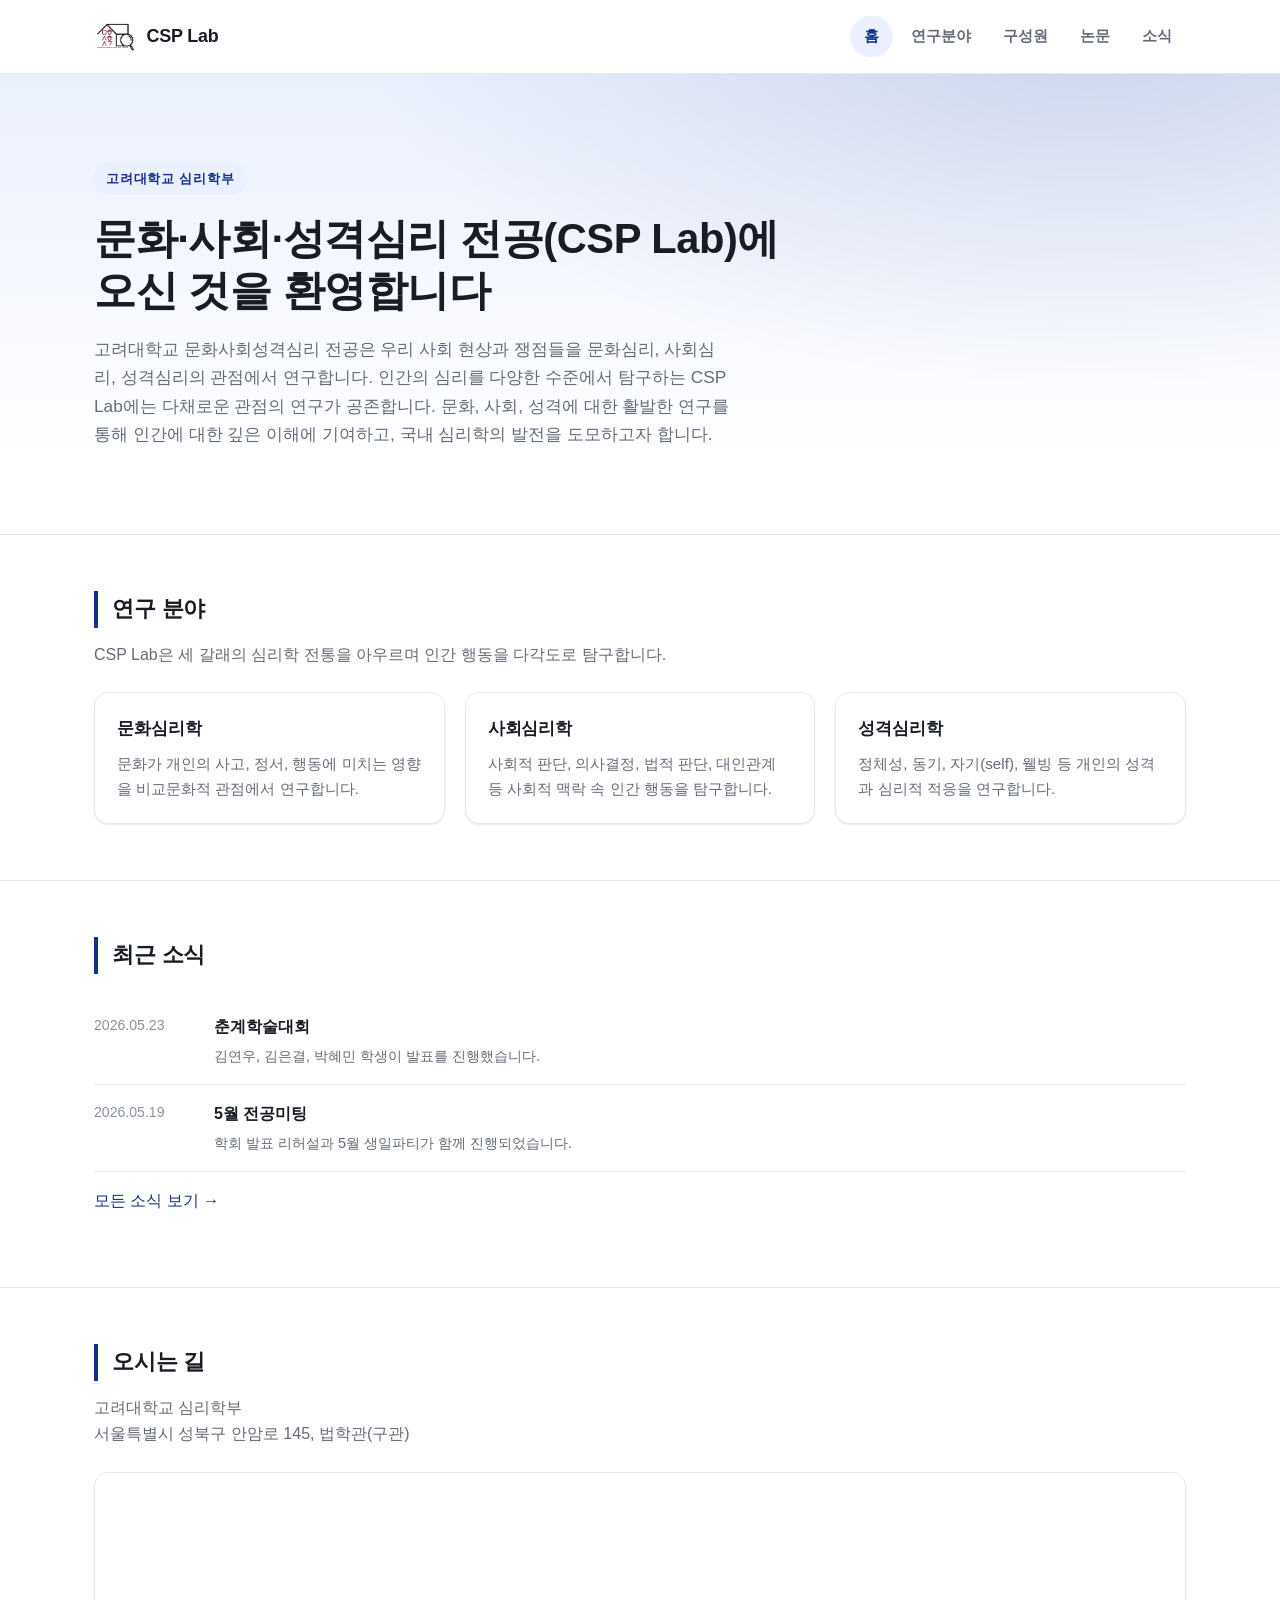
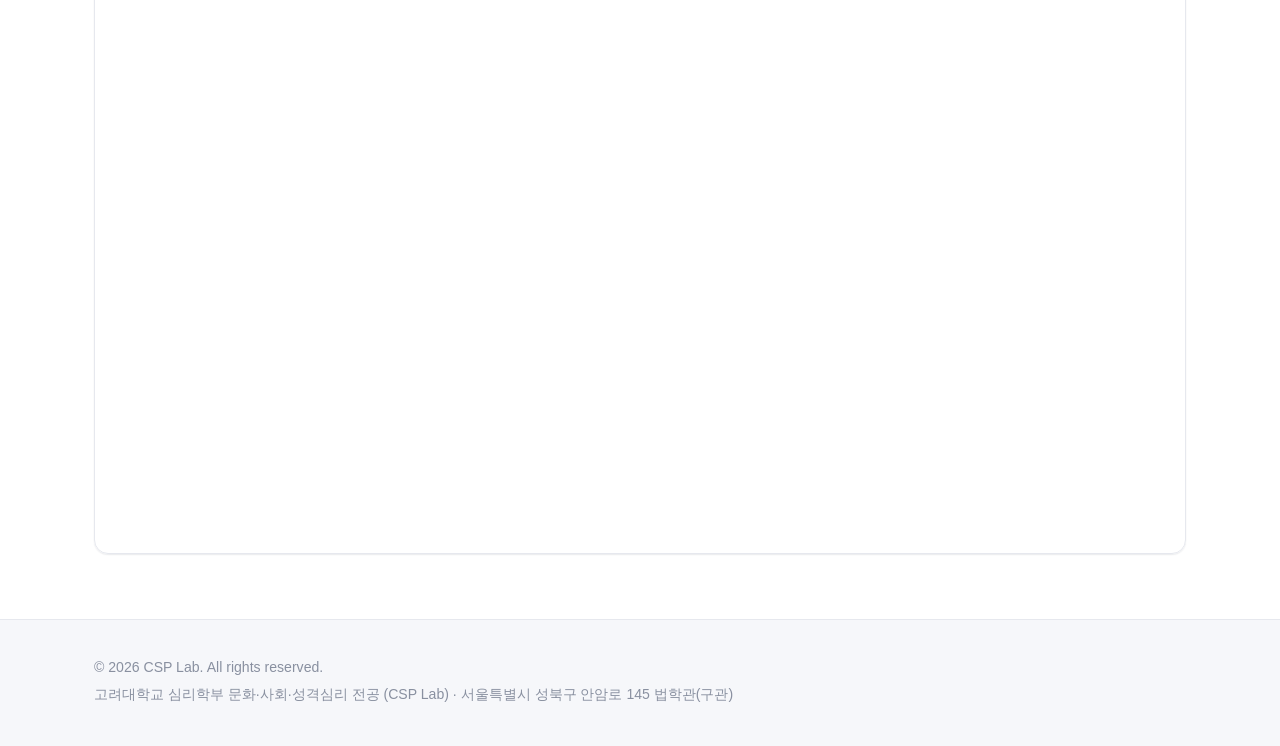
<file: index.html>
<!doctype html>
<html lang="ko">
<head>
  <meta charset="UTF-8" />
  <meta name="viewport" content="width=device-width, initial-scale=1.0" />
  <title>CSP Lab</title>
  <meta name="description" content="고려대학교 심리학부 문화·사회·성격심리 전공(CSP Lab) 연구실 홈페이지" />
  <link rel="stylesheet" href="css/style.css" />
</head>
<body data-page="home">
  <header class="site-header" id="site-header"></header>

  <main>
    <section class="hero">
      <div class="container">
        <span class="tag">고려대학교 심리학부</span>
        <h1>문화·사회·성격심리 전공(CSP Lab)에 오신 것을 환영합니다</h1>
        <p>
          고려대학교 문화사회성격심리 전공은 우리 사회 현상과 쟁점들을
          문화심리, 사회심리, 성격심리의 관점에서 연구합니다. 인간의 심리를
          다양한 수준에서 탐구하는 CSP Lab에는 다채로운 관점의 연구가
          공존합니다. 문화, 사회, 성격에 대한 활발한 연구를 통해 인간에 대한
          깊은 이해에 기여하고, 국내 심리학의 발전을 도모하고자 합니다.
        </p>
      </div>
    </section>

    <section>
      <div class="container">
        <h2 class="section-title">연구 분야</h2>
        <p class="section-lede">CSP Lab은 세 갈래의 심리학 전통을 아우르며 인간 행동을 다각도로 탐구합니다.</p>
        <div class="grid">
          <div class="card">
            <h3>문화심리학</h3>
            <p>문화가 개인의 사고, 정서, 행동에 미치는 영향을 비교문화적 관점에서 연구합니다.</p>
          </div>
          <div class="card">
            <h3>사회심리학</h3>
            <p>사회적 판단, 의사결정, 법적 판단, 대인관계 등 사회적 맥락 속 인간 행동을 탐구합니다.</p>
          </div>
          <div class="card">
            <h3>성격심리학</h3>
            <p>정체성, 동기, 자기(self), 웰빙 등 개인의 성격과 심리적 적응을 연구합니다.</p>
          </div>
        </div>
      </div>
    </section>

    <section>
      <div class="container">
        <h2 class="section-title">최근 소식</h2>
        <ul class="news-list">
          <li class="news-item">
            <div class="news-date">2026.05.23</div>
            <div class="news-body">
              <h3>춘계학술대회</h3>
              <p>김연우, 김은결, 박혜민 학생이 발표를 진행했습니다.</p>
            </div>
          </li>
          <li class="news-item">
            <div class="news-date">2026.05.19</div>
            <div class="news-body">
              <h3>5월 전공미팅</h3>
              <p>학회 발표 리허설과 5월 생일파티가 함께 진행되었습니다.</p>
            </div>
          </li>
        </ul>
        <p><a href="news.html">모든 소식 보기 &rarr;</a></p>
      </div>
    </section>

    <section>
      <div class="container">
        <h2 class="section-title">오시는 길</h2>
        <p class="section-lede">고려대학교 심리학부<br />서울특별시 성북구 안암로 145, 법학관(구관)</p>
        <iframe class="map-embed" src="https://www.google.com/maps?q=%EA%B3%A0%EB%A0%A4%EB%8C%80%ED%95%99%EA%B5%90%20%EB%B2%95%ED%95%99%EA%B4%80%20%EA%B5%AC%EA%B4%80&output=embed" loading="lazy"></iframe>
      </div>
    </section>
  </main>

  <footer class="site-footer" id="site-footer"></footer>
  <script src="js/main.js"></script>
</body>
</html>
</file>
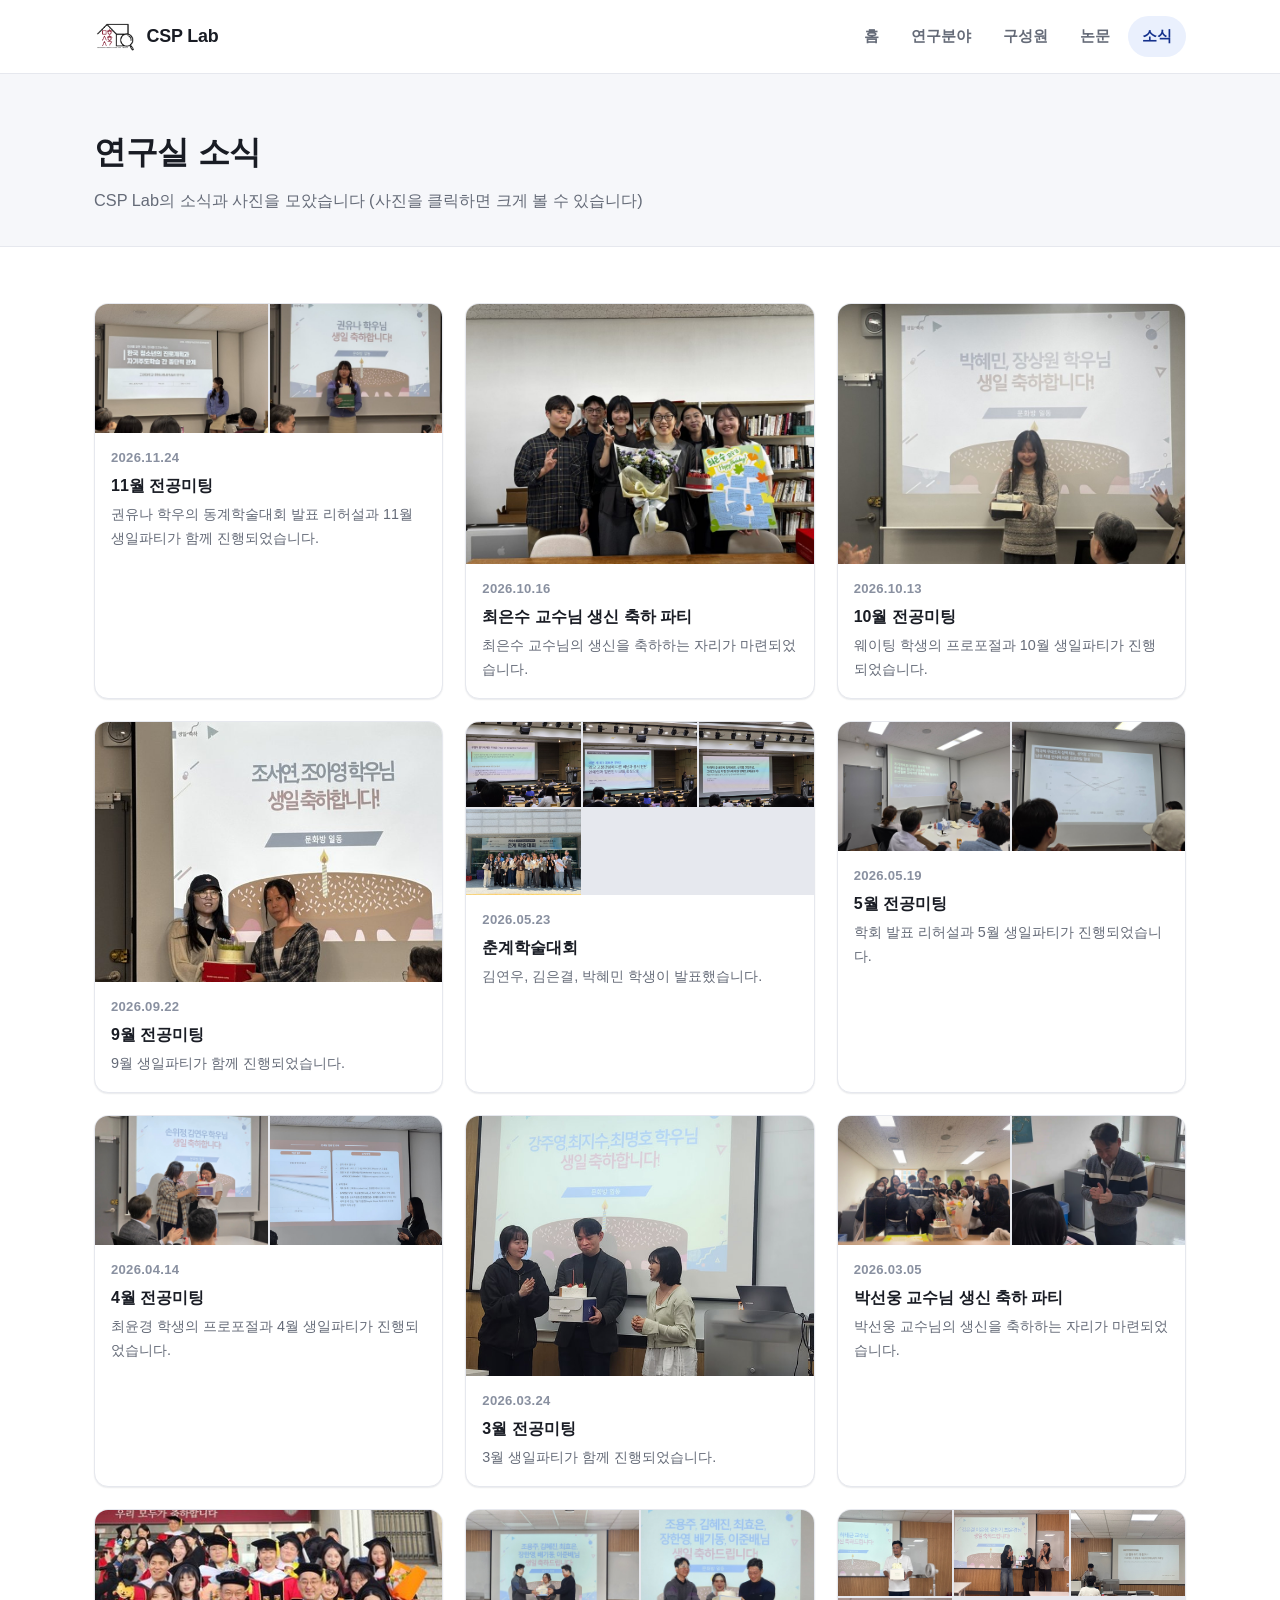
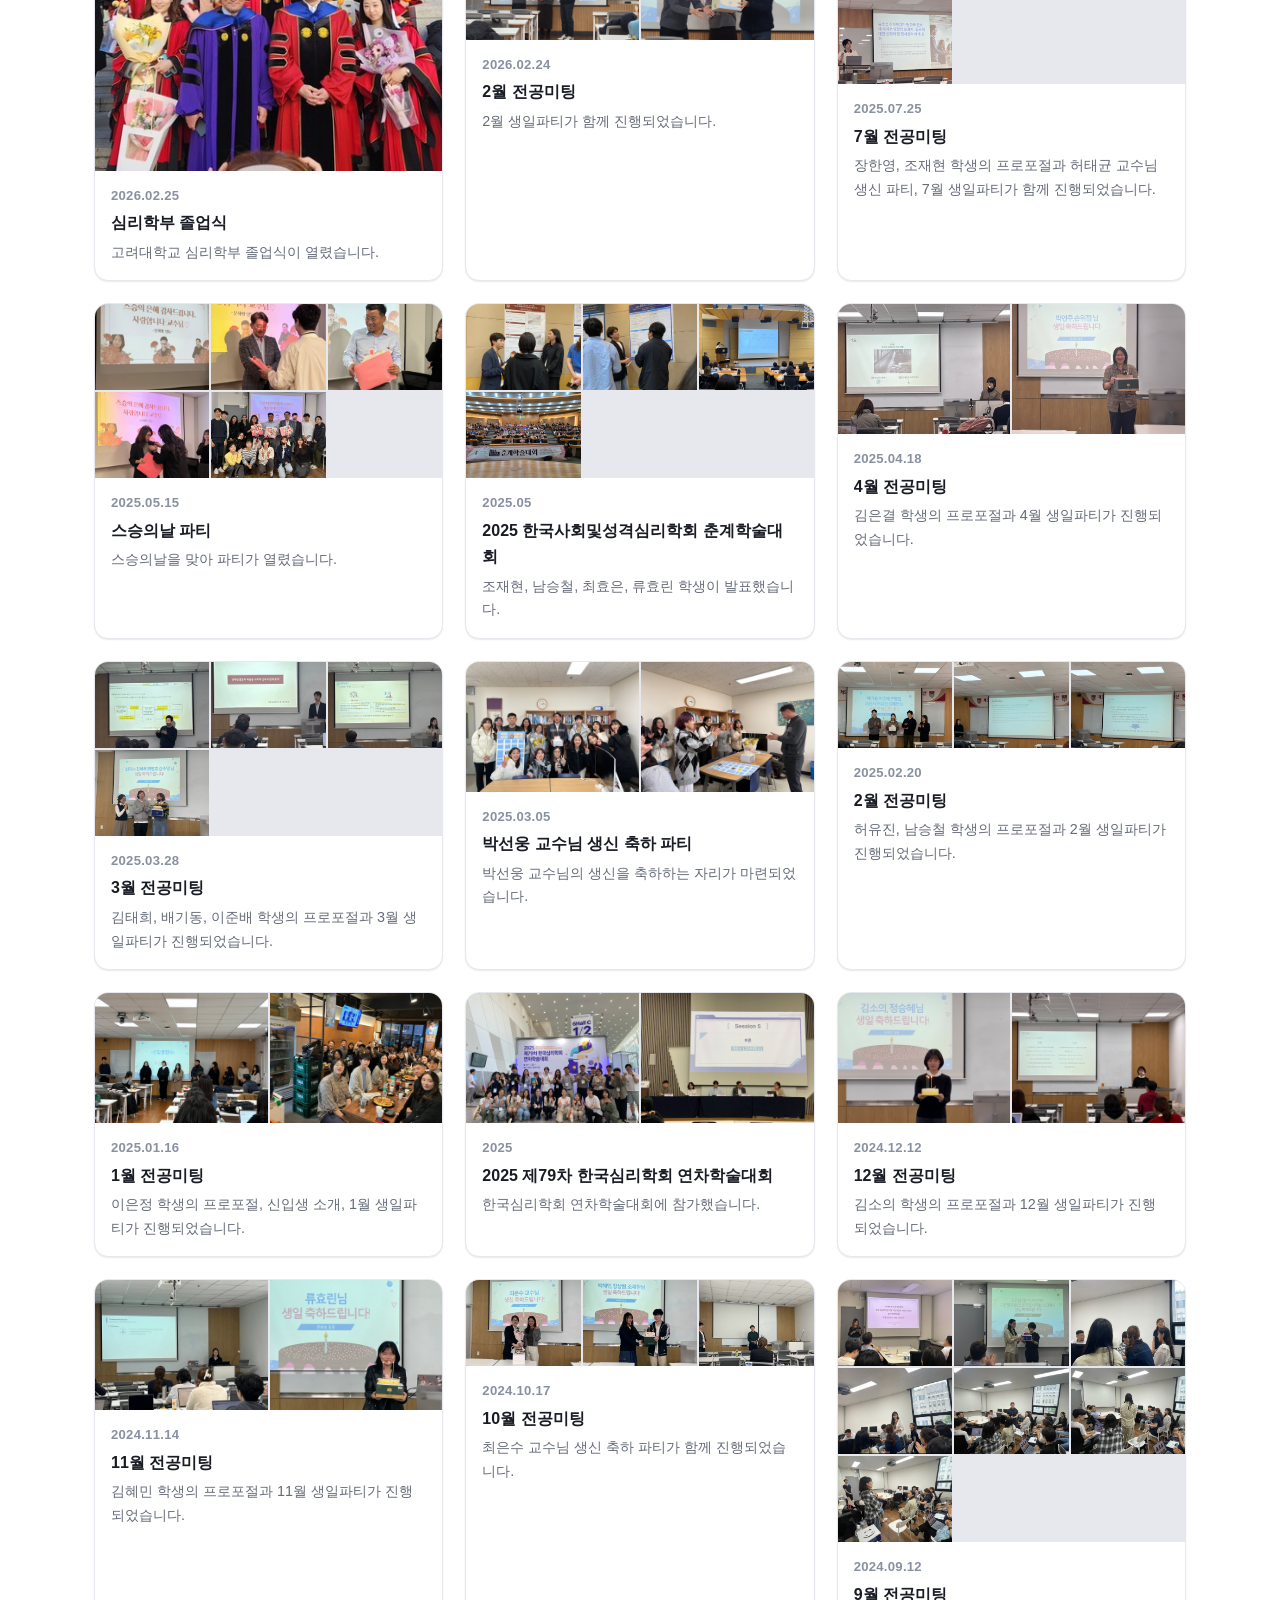
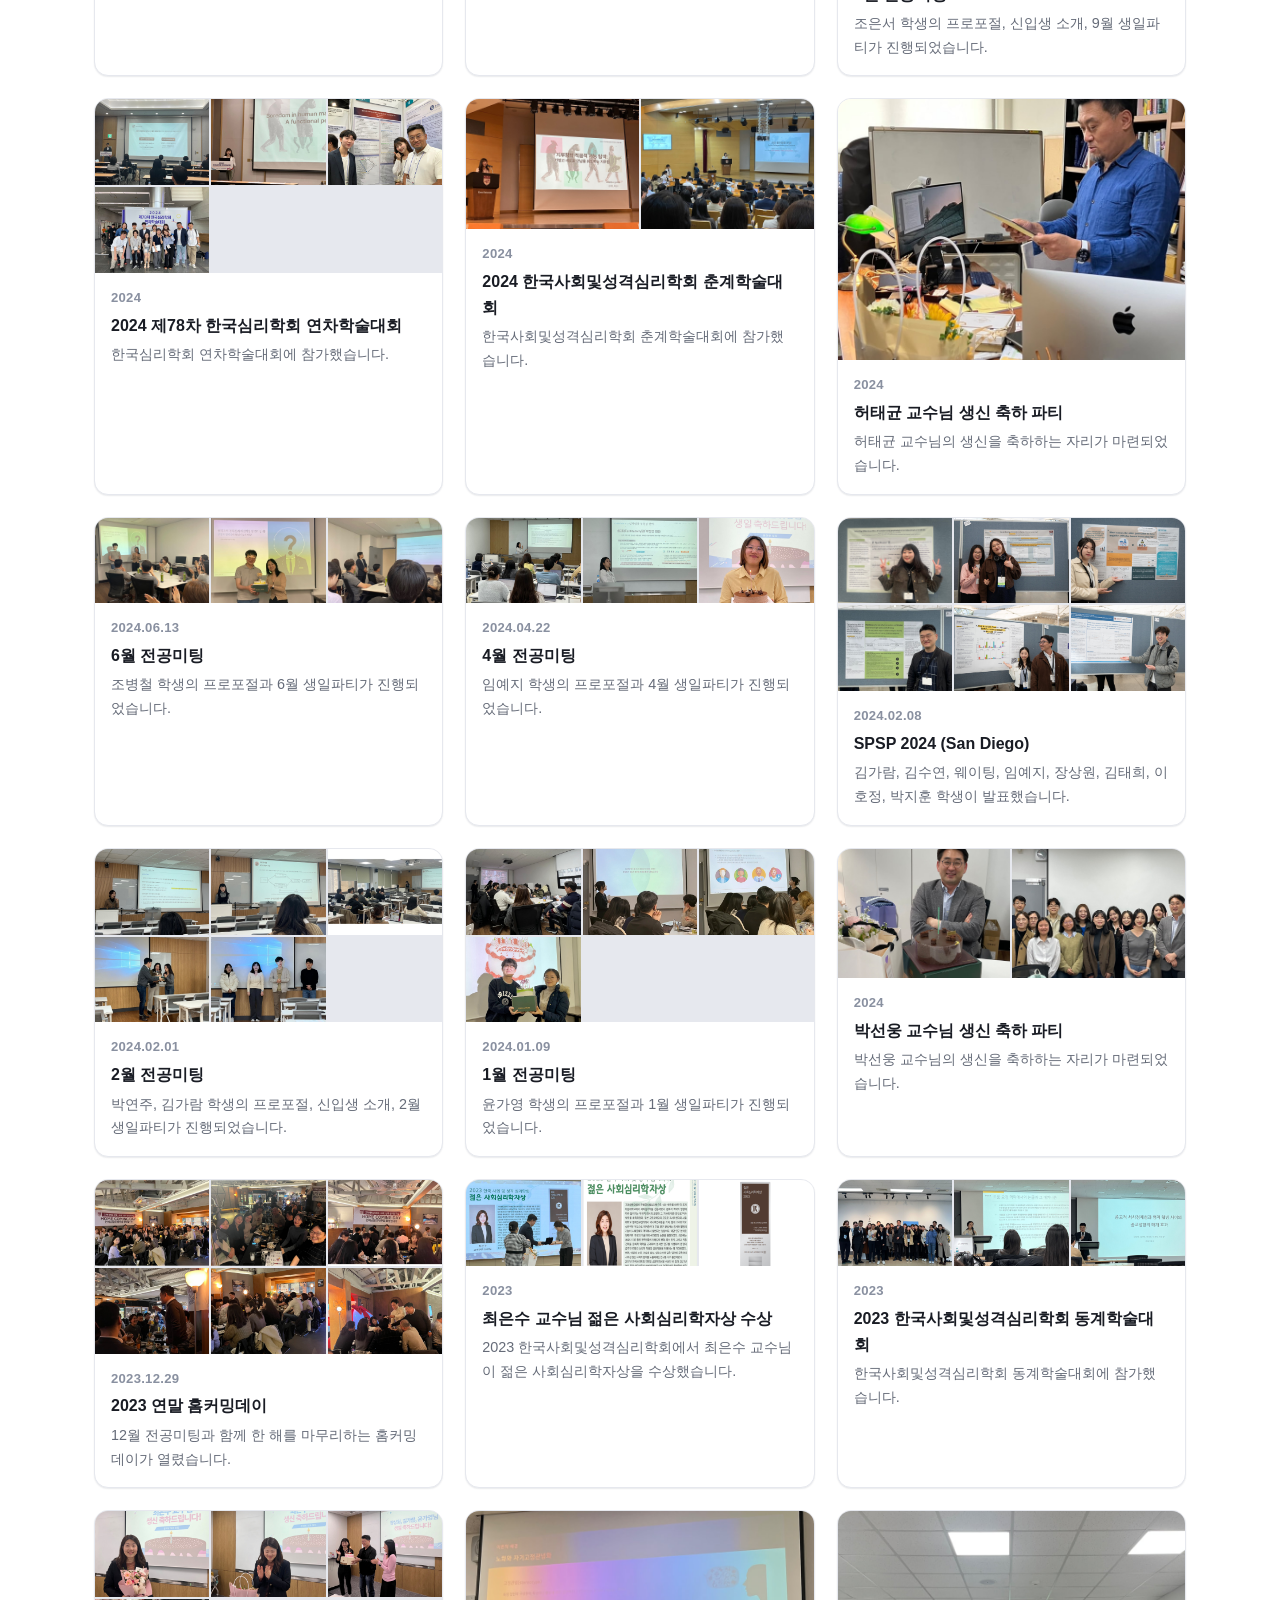
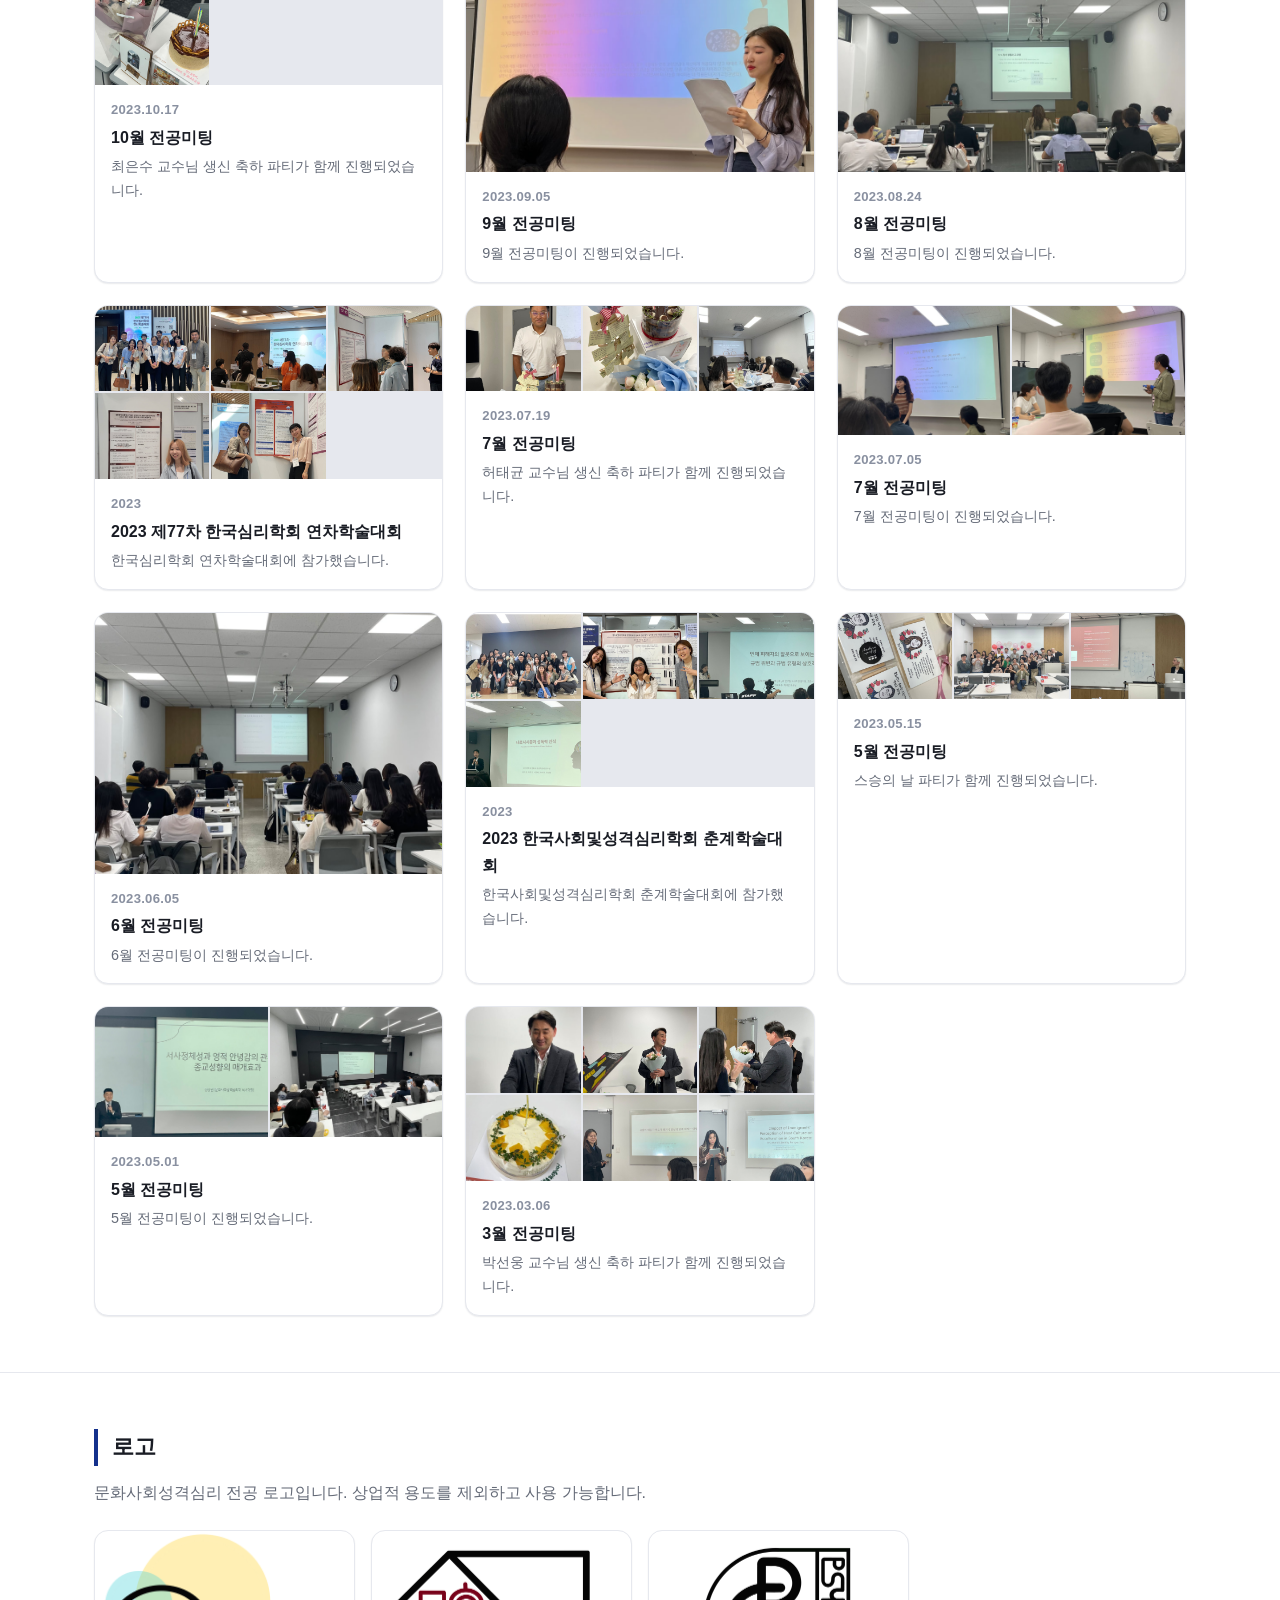
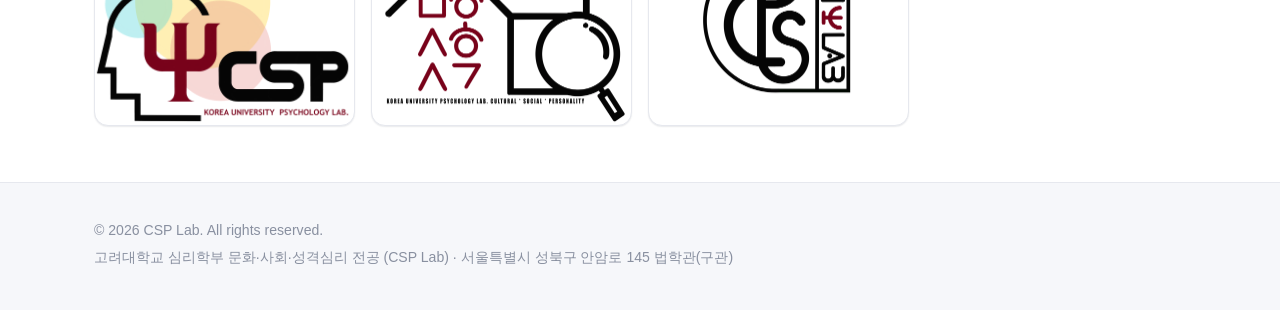
<file: news.html>
<!doctype html>
<html lang="ko">
<head>
  <meta charset="UTF-8" />
  <meta name="viewport" content="width=device-width, initial-scale=1.0" />
  <title>소식 · CSP Lab</title>
  <link rel="stylesheet" href="css/style.css" />
</head>
<body data-page="news">
  <header class="site-header" id="site-header"></header>

  <main>
    <div class="page-header">
      <div class="container">
        <h1>연구실 소식</h1>
        <p>CSP Lab의 소식과 사진을 모았습니다 (사진을 클릭하면 크게 볼 수 있습니다)</p>
      </div>
    </div>

    <section>
      <div class="container">
        <div class="news-grid">
          <div class="news-card">
            <div class="news-photos">
              <img src="assets/images/gallery/news/2026-11-24-meeting-1.jpg" alt="11월 전공미팅" />
              <img src="assets/images/gallery/news/2026-11-24-meeting-2.jpg" alt="11월 전공미팅" />
            </div>
            <div class="news-card-body">
              <div class="news-date">2026.11.24</div>
              <h3>11월 전공미팅</h3>
              <p>권유나 학우의 동계학술대회 발표 리허설과 11월 생일파티가 함께 진행되었습니다.</p>
            </div>
          </div>
          <div class="news-card">
            <div class="news-photos">
              <img src="assets/images/gallery/news/2026-10-16-birthday-1.jpg" alt="최은수 교수님 생신 축하 파티" />
            </div>
            <div class="news-card-body">
              <div class="news-date">2026.10.16</div>
              <h3>최은수 교수님 생신 축하 파티</h3>
              <p>최은수 교수님의 생신을 축하하는 자리가 마련되었습니다.</p>
            </div>
          </div>
          <div class="news-card">
            <div class="news-photos">
              <img src="assets/images/gallery/news/2026-10-13-meeting-1.jpg" alt="10월 전공미팅" />
            </div>
            <div class="news-card-body">
              <div class="news-date">2026.10.13</div>
              <h3>10월 전공미팅</h3>
              <p>웨이팅 학생의 프로포절과 10월 생일파티가 진행되었습니다.</p>
            </div>
          </div>
          <div class="news-card">
            <div class="news-photos">
              <img src="assets/images/gallery/news/2026-09-22-meeting-1.jpg" alt="9월 전공미팅" />
            </div>
            <div class="news-card-body">
              <div class="news-date">2026.09.22</div>
              <h3>9월 전공미팅</h3>
              <p>9월 생일파티가 함께 진행되었습니다.</p>
            </div>
          </div>
          <div class="news-card">
            <div class="news-photos">
              <img src="assets/images/gallery/news/2026-05-23-conference-1.jpg" alt="춘계학술대회" />
              <img src="assets/images/gallery/news/2026-05-23-conference-2.jpg" alt="춘계학술대회" />
              <img src="assets/images/gallery/news/2026-05-23-conference-3.jpg" alt="춘계학술대회" />
              <img src="assets/images/gallery/news/2026-05-23-conference-4.jpg" alt="춘계학술대회" />
            </div>
            <div class="news-card-body">
              <div class="news-date">2026.05.23</div>
              <h3>춘계학술대회</h3>
              <p>김연우, 김은결, 박혜민 학생이 발표했습니다.</p>
            </div>
          </div>
          <div class="news-card">
            <div class="news-photos">
              <img src="assets/images/gallery/news/2026-05-19-meeting-1.jpg" alt="5월 전공미팅" />
              <img src="assets/images/gallery/news/2026-05-19-meeting-2.jpg" alt="5월 전공미팅" />
            </div>
            <div class="news-card-body">
              <div class="news-date">2026.05.19</div>
              <h3>5월 전공미팅</h3>
              <p>학회 발표 리허설과 5월 생일파티가 진행되었습니다.</p>
            </div>
          </div>
          <div class="news-card">
            <div class="news-photos">
              <img src="assets/images/gallery/news/2026-04-14-meeting-1.jpg" alt="4월 전공미팅" />
              <img src="assets/images/gallery/news/2026-04-14-meeting-2.jpg" alt="4월 전공미팅" />
            </div>
            <div class="news-card-body">
              <div class="news-date">2026.04.14</div>
              <h3>4월 전공미팅</h3>
              <p>최윤경 학생의 프로포절과 4월 생일파티가 진행되었습니다.</p>
            </div>
          </div>
          <div class="news-card">
            <div class="news-photos">
              <img src="assets/images/gallery/news/2026-03-24-meeting-1.jpg" alt="3월 전공미팅" />
            </div>
            <div class="news-card-body">
              <div class="news-date">2026.03.24</div>
              <h3>3월 전공미팅</h3>
              <p>3월 생일파티가 함께 진행되었습니다.</p>
            </div>
          </div>
          <div class="news-card">
            <div class="news-photos">
              <img src="assets/images/gallery/news/2026-03-05-birthday-1.jpg" alt="박선웅 교수님 생신 축하 파티" />
              <img src="assets/images/gallery/news/2026-03-05-birthday-2.jpg" alt="박선웅 교수님 생신 축하 파티" />
            </div>
            <div class="news-card-body">
              <div class="news-date">2026.03.05</div>
              <h3>박선웅 교수님 생신 축하 파티</h3>
              <p>박선웅 교수님의 생신을 축하하는 자리가 마련되었습니다.</p>
            </div>
          </div>
          <div class="news-card">
            <div class="news-photos">
              <img src="assets/images/gallery/news/2026-02-25-graduation-1.jpg" alt="심리학부 졸업식" />
            </div>
            <div class="news-card-body">
              <div class="news-date">2026.02.25</div>
              <h3>심리학부 졸업식</h3>
              <p>고려대학교 심리학부 졸업식이 열렸습니다.</p>
            </div>
          </div>
          <div class="news-card">
            <div class="news-photos">
              <img src="assets/images/gallery/news/2026-02-24-meeting-1.jpg" alt="2월 전공미팅" />
              <img src="assets/images/gallery/news/2026-02-24-meeting-2.jpg" alt="2월 전공미팅" />
            </div>
            <div class="news-card-body">
              <div class="news-date">2026.02.24</div>
              <h3>2월 전공미팅</h3>
              <p>2월 생일파티가 함께 진행되었습니다.</p>
            </div>
          </div>
          <div class="news-card">
            <div class="news-photos">
              <img src="assets/images/gallery/news/2025-07-25-meeting-1.jpg" alt="7월 전공미팅" />
              <img src="assets/images/gallery/news/2025-07-25-meeting-2.jpg" alt="7월 전공미팅" />
              <img src="assets/images/gallery/news/2025-07-25-meeting-3.jpg" alt="7월 전공미팅" />
              <img src="assets/images/gallery/news/2025-07-25-meeting-4.jpg" alt="7월 전공미팅" />
            </div>
            <div class="news-card-body">
              <div class="news-date">2025.07.25</div>
              <h3>7월 전공미팅</h3>
              <p>장한영, 조재현 학생의 프로포절과 허태균 교수님 생신 파티, 7월 생일파티가 함께 진행되었습니다.</p>
            </div>
          </div>
          <div class="news-card">
            <div class="news-photos">
              <img src="assets/images/gallery/news/2025-05-15-teachersday-1.jpg" alt="스승의날 파티" />
              <img src="assets/images/gallery/news/2025-05-15-teachersday-2.jpg" alt="스승의날 파티" />
              <img src="assets/images/gallery/news/2025-05-15-teachersday-3.jpg" alt="스승의날 파티" />
              <img src="assets/images/gallery/news/2025-05-15-teachersday-4.jpg" alt="스승의날 파티" />
              <img src="assets/images/gallery/news/2025-05-15-teachersday-5.jpg" alt="스승의날 파티" />
            </div>
            <div class="news-card-body">
              <div class="news-date">2025.05.15</div>
              <h3>스승의날 파티</h3>
              <p>스승의날을 맞아 파티가 열렸습니다.</p>
            </div>
          </div>
          <div class="news-card">
            <div class="news-photos">
              <img src="assets/images/gallery/news/2025-spring-conference-1.jpg" alt="2025 한국사회및성격심리학회 춘계학술대회" />
              <img src="assets/images/gallery/news/2025-spring-conference-2.jpg" alt="2025 한국사회및성격심리학회 춘계학술대회" />
              <img src="assets/images/gallery/news/2025-spring-conference-3.jpg" alt="2025 한국사회및성격심리학회 춘계학술대회" />
              <img src="assets/images/gallery/news/2025-spring-conference-4.jpg" alt="2025 한국사회및성격심리학회 춘계학술대회" />
            </div>
            <div class="news-card-body">
              <div class="news-date">2025.05</div>
              <h3>2025 한국사회및성격심리학회 춘계학술대회</h3>
              <p>조재현, 남승철, 최효은, 류효린 학생이 발표했습니다.</p>
            </div>
          </div>
          <div class="news-card">
            <div class="news-photos">
              <img src="assets/images/gallery/news/2025-04-18-meeting-1.jpg" alt="4월 전공미팅" />
              <img src="assets/images/gallery/news/2025-04-18-meeting-2.jpg" alt="4월 전공미팅" />
            </div>
            <div class="news-card-body">
              <div class="news-date">2025.04.18</div>
              <h3>4월 전공미팅</h3>
              <p>김은결 학생의 프로포절과 4월 생일파티가 진행되었습니다.</p>
            </div>
          </div>
          <div class="news-card">
            <div class="news-photos">
              <img src="assets/images/gallery/news/2025-03-28-meeting-1.jpg" alt="3월 전공미팅" />
              <img src="assets/images/gallery/news/2025-03-28-meeting-2.jpg" alt="3월 전공미팅" />
              <img src="assets/images/gallery/news/2025-03-28-meeting-3.jpg" alt="3월 전공미팅" />
              <img src="assets/images/gallery/news/2025-03-28-meeting-4.jpg" alt="3월 전공미팅" />
            </div>
            <div class="news-card-body">
              <div class="news-date">2025.03.28</div>
              <h3>3월 전공미팅</h3>
              <p>김태희, 배기동, 이준배 학생의 프로포절과 3월 생일파티가 진행되었습니다.</p>
            </div>
          </div>
          <div class="news-card">
            <div class="news-photos">
              <img src="assets/images/gallery/news/2025-03-05-birthday-1.jpg" alt="박선웅 교수님 생신 축하 파티" />
              <img src="assets/images/gallery/news/2025-03-05-birthday-2.jpg" alt="박선웅 교수님 생신 축하 파티" />
            </div>
            <div class="news-card-body">
              <div class="news-date">2025.03.05</div>
              <h3>박선웅 교수님 생신 축하 파티</h3>
              <p>박선웅 교수님의 생신을 축하하는 자리가 마련되었습니다.</p>
            </div>
          </div>
          <div class="news-card">
            <div class="news-photos">
              <img src="assets/images/gallery/news/2025-02-20-meeting-1.jpg" alt="2월 전공미팅" />
              <img src="assets/images/gallery/news/2025-02-20-meeting-2.jpg" alt="2월 전공미팅" />
              <img src="assets/images/gallery/news/2025-02-20-meeting-3.jpg" alt="2월 전공미팅" />
            </div>
            <div class="news-card-body">
              <div class="news-date">2025.02.20</div>
              <h3>2월 전공미팅</h3>
              <p>허유진, 남승철 학생의 프로포절과 2월 생일파티가 진행되었습니다.</p>
            </div>
          </div>
          <div class="news-card">
            <div class="news-photos">
              <img src="assets/images/gallery/news/2025-01-16-meeting-1.jpg" alt="1월 전공미팅" />
              <img src="assets/images/gallery/news/2025-01-16-meeting-2.jpg" alt="1월 전공미팅" />
            </div>
            <div class="news-card-body">
              <div class="news-date">2025.01.16</div>
              <h3>1월 전공미팅</h3>
              <p>이은정 학생의 프로포절, 신입생 소개, 1월 생일파티가 진행되었습니다.</p>
            </div>
          </div>
          <div class="news-card">
            <div class="news-photos">
              <img src="assets/images/gallery/news/2025-kpa-conference-1.jpg" alt="2025 제79차 한국심리학회 연차학술대회" />
              <img src="assets/images/gallery/news/2025-kpa-conference-2.jpg" alt="2025 제79차 한국심리학회 연차학술대회" />
            </div>
            <div class="news-card-body">
              <div class="news-date">2025</div>
              <h3>2025 제79차 한국심리학회 연차학술대회</h3>
              <p>한국심리학회 연차학술대회에 참가했습니다.</p>
            </div>
          </div>
          <div class="news-card">
            <div class="news-photos">
              <img src="assets/images/gallery/news/2024-12-12-meeting-1.jpg" alt="12월 전공미팅" />
              <img src="assets/images/gallery/news/2024-12-12-meeting-2.jpg" alt="12월 전공미팅" />
            </div>
            <div class="news-card-body">
              <div class="news-date">2024.12.12</div>
              <h3>12월 전공미팅</h3>
              <p>김소의 학생의 프로포절과 12월 생일파티가 진행되었습니다.</p>
            </div>
          </div>
          <div class="news-card">
            <div class="news-photos">
              <img src="assets/images/gallery/news/2024-11-14-meeting-1.jpg" alt="11월 전공미팅" />
              <img src="assets/images/gallery/news/2024-11-14-meeting-2.jpg" alt="11월 전공미팅" />
            </div>
            <div class="news-card-body">
              <div class="news-date">2024.11.14</div>
              <h3>11월 전공미팅</h3>
              <p>김혜민 학생의 프로포절과 11월 생일파티가 진행되었습니다.</p>
            </div>
          </div>
          <div class="news-card">
            <div class="news-photos">
              <img src="assets/images/gallery/news/2024-10-17-meeting-1.jpeg" alt="10월 전공미팅" />
              <img src="assets/images/gallery/news/2024-10-17-meeting-2.jpeg" alt="10월 전공미팅" />
              <img src="assets/images/gallery/news/2024-10-17-meeting-3.jpeg" alt="10월 전공미팅" />
            </div>
            <div class="news-card-body">
              <div class="news-date">2024.10.17</div>
              <h3>10월 전공미팅</h3>
              <p>최은수 교수님 생신 축하 파티가 함께 진행되었습니다.</p>
            </div>
          </div>
          <div class="news-card">
            <div class="news-photos">
              <img src="assets/images/gallery/news/2024-09-12-meeting-1.jpg" alt="9월 전공미팅" />
              <img src="assets/images/gallery/news/2024-09-12-meeting-2.jpg" alt="9월 전공미팅" />
              <img src="assets/images/gallery/news/2024-09-12-meeting-3.jpg" alt="9월 전공미팅" />
              <img src="assets/images/gallery/news/2024-09-12-meeting-4.jpg" alt="9월 전공미팅" />
              <img src="assets/images/gallery/news/2024-09-12-meeting-5.jpg" alt="9월 전공미팅" />
              <img src="assets/images/gallery/news/2024-09-12-meeting-6.jpg" alt="9월 전공미팅" />
              <img src="assets/images/gallery/news/2024-09-12-meeting-7.jpg" alt="9월 전공미팅" />
            </div>
            <div class="news-card-body">
              <div class="news-date">2024.09.12</div>
              <h3>9월 전공미팅</h3>
              <p>조은서 학생의 프로포절, 신입생 소개, 9월 생일파티가 진행되었습니다.</p>
            </div>
          </div>
          <div class="news-card">
            <div class="news-photos">
              <img src="assets/images/gallery/news/2024-kpa-conference-1.jpg" alt="2024 제78차 한국심리학회 연차학술대회" />
              <img src="assets/images/gallery/news/2024-kpa-conference-2.jpg" alt="2024 제78차 한국심리학회 연차학술대회" />
              <img src="assets/images/gallery/news/2024-kpa-conference-3.jpg" alt="2024 제78차 한국심리학회 연차학술대회" />
              <img src="assets/images/gallery/news/2024-kpa-conference-4.jpg" alt="2024 제78차 한국심리학회 연차학술대회" />
            </div>
            <div class="news-card-body">
              <div class="news-date">2024</div>
              <h3>2024 제78차 한국심리학회 연차학술대회</h3>
              <p>한국심리학회 연차학술대회에 참가했습니다.</p>
            </div>
          </div>
          <div class="news-card">
            <div class="news-photos">
              <img src="assets/images/gallery/news/2024-spring-conference-1.jpg" alt="2024 한국사회및성격심리학회 춘계학술대회" />
              <img src="assets/images/gallery/news/2024-spring-conference-2.jpg" alt="2024 한국사회및성격심리학회 춘계학술대회" />
            </div>
            <div class="news-card-body">
              <div class="news-date">2024</div>
              <h3>2024 한국사회및성격심리학회 춘계학술대회</h3>
              <p>한국사회및성격심리학회 춘계학술대회에 참가했습니다.</p>
            </div>
          </div>
          <div class="news-card">
            <div class="news-photos">
              <img src="assets/images/gallery/news/2024-birthday-hur-1.jpg" alt="허태균 교수님 생신 축하 파티" />
            </div>
            <div class="news-card-body">
              <div class="news-date">2024</div>
              <h3>허태균 교수님 생신 축하 파티</h3>
              <p>허태균 교수님의 생신을 축하하는 자리가 마련되었습니다.</p>
            </div>
          </div>
          <div class="news-card">
            <div class="news-photos">
              <img src="assets/images/gallery/news/2024-06-13-meeting-1.jpg" alt="6월 전공미팅" />
              <img src="assets/images/gallery/news/2024-06-13-meeting-2.jpg" alt="6월 전공미팅" />
              <img src="assets/images/gallery/news/2024-06-13-meeting-3.jpg" alt="6월 전공미팅" />
            </div>
            <div class="news-card-body">
              <div class="news-date">2024.06.13</div>
              <h3>6월 전공미팅</h3>
              <p>조병철 학생의 프로포절과 6월 생일파티가 진행되었습니다.</p>
            </div>
          </div>
          <div class="news-card">
            <div class="news-photos">
              <img src="assets/images/gallery/news/2024-04-22-meeting-1.jpg" alt="4월 전공미팅" />
              <img src="assets/images/gallery/news/2024-04-22-meeting-2.jpg" alt="4월 전공미팅" />
              <img src="assets/images/gallery/news/2024-04-22-meeting-3.jpg" alt="4월 전공미팅" />
            </div>
            <div class="news-card-body">
              <div class="news-date">2024.04.22</div>
              <h3>4월 전공미팅</h3>
              <p>임예지 학생의 프로포절과 4월 생일파티가 진행되었습니다.</p>
            </div>
          </div>
          <div class="news-card">
            <div class="news-photos">
              <img src="assets/images/gallery/news/2024-02-08-spsp-1.jpeg" alt="SPSP 2024 (San Diego)" />
              <img src="assets/images/gallery/news/2024-02-08-spsp-2.jpeg" alt="SPSP 2024 (San Diego)" />
              <img src="assets/images/gallery/news/2024-02-08-spsp-3.jpeg" alt="SPSP 2024 (San Diego)" />
              <img src="assets/images/gallery/news/2024-02-08-spsp-4.jpeg" alt="SPSP 2024 (San Diego)" />
              <img src="assets/images/gallery/news/2024-02-08-spsp-5.jpg" alt="SPSP 2024 (San Diego)" />
              <img src="assets/images/gallery/news/2024-02-08-spsp-6.jpg" alt="SPSP 2024 (San Diego)" />
            </div>
            <div class="news-card-body">
              <div class="news-date">2024.02.08</div>
              <h3>SPSP 2024 (San Diego)</h3>
              <p>김가람, 김수연, 웨이팅, 임예지, 장상원, 김태희, 이호정, 박지훈 학생이 발표했습니다.</p>
            </div>
          </div>
          <div class="news-card">
            <div class="news-photos">
              <img src="assets/images/gallery/news/2024-02-01-meeting-1.jpg" alt="2월 전공미팅" />
              <img src="assets/images/gallery/news/2024-02-01-meeting-2.jpg" alt="2월 전공미팅" />
              <img src="assets/images/gallery/news/2024-02-01-meeting-3.jpg" alt="2월 전공미팅" />
              <img src="assets/images/gallery/news/2024-02-01-meeting-4.jpg" alt="2월 전공미팅" />
              <img src="assets/images/gallery/news/2024-02-01-meeting-5.jpg" alt="2월 전공미팅" />
            </div>
            <div class="news-card-body">
              <div class="news-date">2024.02.01</div>
              <h3>2월 전공미팅</h3>
              <p>박연주, 김가람 학생의 프로포절, 신입생 소개, 2월 생일파티가 진행되었습니다.</p>
            </div>
          </div>
          <div class="news-card">
            <div class="news-photos">
              <img src="assets/images/gallery/news/2024-01-09-meeting-1.jpg" alt="1월 전공미팅" />
              <img src="assets/images/gallery/news/2024-01-09-meeting-2.jpg" alt="1월 전공미팅" />
              <img src="assets/images/gallery/news/2024-01-09-meeting-3.jpg" alt="1월 전공미팅" />
              <img src="assets/images/gallery/news/2024-01-09-meeting-4.jpg" alt="1월 전공미팅" />
            </div>
            <div class="news-card-body">
              <div class="news-date">2024.01.09</div>
              <h3>1월 전공미팅</h3>
              <p>윤가영 학생의 프로포절과 1월 생일파티가 진행되었습니다.</p>
            </div>
          </div>
          <div class="news-card">
            <div class="news-photos">
              <img src="assets/images/gallery/news/2024-birthday-park-1.jpg" alt="박선웅 교수님 생신 축하 파티" />
              <img src="assets/images/gallery/news/2024-birthday-park-2.jpg" alt="박선웅 교수님 생신 축하 파티" />
            </div>
            <div class="news-card-body">
              <div class="news-date">2024</div>
              <h3>박선웅 교수님 생신 축하 파티</h3>
              <p>박선웅 교수님의 생신을 축하하는 자리가 마련되었습니다.</p>
            </div>
          </div>
          <div class="news-card">
            <div class="news-photos">
              <img src="assets/images/gallery/news/2023-12-29-homecoming-1.jpg" alt="2023 연말 홈커밍데이" />
              <img src="assets/images/gallery/news/2023-12-29-homecoming-2.jpg" alt="2023 연말 홈커밍데이" />
              <img src="assets/images/gallery/news/2023-12-29-homecoming-3.jpg" alt="2023 연말 홈커밍데이" />
              <img src="assets/images/gallery/news/2023-12-29-homecoming-4.jpg" alt="2023 연말 홈커밍데이" />
              <img src="assets/images/gallery/news/2023-12-29-homecoming-5.jpg" alt="2023 연말 홈커밍데이" />
              <img src="assets/images/gallery/news/2023-12-29-homecoming-6.jpg" alt="2023 연말 홈커밍데이" />
            </div>
            <div class="news-card-body">
              <div class="news-date">2023.12.29</div>
              <h3>2023 연말 홈커밍데이</h3>
              <p>12월 전공미팅과 함께 한 해를 마무리하는 홈커밍데이가 열렸습니다.</p>
            </div>
          </div>
          <div class="news-card">
            <div class="news-photos">
              <img src="assets/images/gallery/news/2023-choi-award-1.jpg" alt="최은수 교수님 젊은 사회심리학자상 수상" />
              <img src="assets/images/gallery/news/2023-choi-award-2.png" alt="최은수 교수님 젊은 사회심리학자상 수상" />
              <img src="assets/images/gallery/news/2023-choi-award-3.png" alt="최은수 교수님 젊은 사회심리학자상 수상" />
            </div>
            <div class="news-card-body">
              <div class="news-date">2023</div>
              <h3>최은수 교수님 젊은 사회심리학자상 수상</h3>
              <p>2023 한국사회및성격심리학회에서 최은수 교수님이 젊은 사회심리학자상을 수상했습니다.</p>
            </div>
          </div>
          <div class="news-card">
            <div class="news-photos">
              <img src="assets/images/gallery/news/2023-winter-conference-1.jpg" alt="2023 한국사회및성격심리학회 동계학술대회" />
              <img src="assets/images/gallery/news/2023-winter-conference-2.jpg" alt="2023 한국사회및성격심리학회 동계학술대회" />
              <img src="assets/images/gallery/news/2023-winter-conference-3.jpg" alt="2023 한국사회및성격심리학회 동계학술대회" />
            </div>
            <div class="news-card-body">
              <div class="news-date">2023</div>
              <h3>2023 한국사회및성격심리학회 동계학술대회</h3>
              <p>한국사회및성격심리학회 동계학술대회에 참가했습니다.</p>
            </div>
          </div>
          <div class="news-card">
            <div class="news-photos">
              <img src="assets/images/gallery/news/2023-10-17-meeting-1.jpeg" alt="10월 전공미팅" />
              <img src="assets/images/gallery/news/2023-10-17-meeting-2.jpeg" alt="10월 전공미팅" />
              <img src="assets/images/gallery/news/2023-10-17-meeting-3.jpeg" alt="10월 전공미팅" />
              <img src="assets/images/gallery/news/2023-10-17-meeting-4.jpeg" alt="10월 전공미팅" />
            </div>
            <div class="news-card-body">
              <div class="news-date">2023.10.17</div>
              <h3>10월 전공미팅</h3>
              <p>최은수 교수님 생신 축하 파티가 함께 진행되었습니다.</p>
            </div>
          </div>
          <div class="news-card">
            <div class="news-photos">
              <img src="assets/images/gallery/news/2023-09-05-meeting-1.jpg" alt="9월 전공미팅" />
            </div>
            <div class="news-card-body">
              <div class="news-date">2023.09.05</div>
              <h3>9월 전공미팅</h3>
              <p>9월 전공미팅이 진행되었습니다.</p>
            </div>
          </div>
          <div class="news-card">
            <div class="news-photos">
              <img src="assets/images/gallery/news/2023-08-24-meeting-1.jpeg" alt="8월 전공미팅" />
            </div>
            <div class="news-card-body">
              <div class="news-date">2023.08.24</div>
              <h3>8월 전공미팅</h3>
              <p>8월 전공미팅이 진행되었습니다.</p>
            </div>
          </div>
          <div class="news-card">
            <div class="news-photos">
              <img src="assets/images/gallery/news/2023-kpa-conference-1.jpeg" alt="2023 제77차 한국심리학회 연차학술대회" />
              <img src="assets/images/gallery/news/2023-kpa-conference-2.jpeg" alt="2023 제77차 한국심리학회 연차학술대회" />
              <img src="assets/images/gallery/news/2023-kpa-conference-3.jpeg" alt="2023 제77차 한국심리학회 연차학술대회" />
              <img src="assets/images/gallery/news/2023-kpa-conference-4.jpeg" alt="2023 제77차 한국심리학회 연차학술대회" />
              <img src="assets/images/gallery/news/2023-kpa-conference-5.jpeg" alt="2023 제77차 한국심리학회 연차학술대회" />
            </div>
            <div class="news-card-body">
              <div class="news-date">2023</div>
              <h3>2023 제77차 한국심리학회 연차학술대회</h3>
              <p>한국심리학회 연차학술대회에 참가했습니다.</p>
            </div>
          </div>
          <div class="news-card">
            <div class="news-photos">
              <img src="assets/images/gallery/news/2023-07-19-meeting-1.jpeg" alt="7월 전공미팅" />
              <img src="assets/images/gallery/news/2023-07-19-meeting-2.jpeg" alt="7월 전공미팅" />
              <img src="assets/images/gallery/news/2023-07-19-meeting-3.jpeg" alt="7월 전공미팅" />
            </div>
            <div class="news-card-body">
              <div class="news-date">2023.07.19</div>
              <h3>7월 전공미팅</h3>
              <p>허태균 교수님 생신 축하 파티가 함께 진행되었습니다.</p>
            </div>
          </div>
          <div class="news-card">
            <div class="news-photos">
              <img src="assets/images/gallery/news/2023-07-05-meeting-1.jpeg" alt="7월 전공미팅" />
              <img src="assets/images/gallery/news/2023-07-05-meeting-2.jpeg" alt="7월 전공미팅" />
            </div>
            <div class="news-card-body">
              <div class="news-date">2023.07.05</div>
              <h3>7월 전공미팅</h3>
              <p>7월 전공미팅이 진행되었습니다.</p>
            </div>
          </div>
          <div class="news-card">
            <div class="news-photos">
              <img src="assets/images/gallery/news/2023-06-05-meeting-1.jpeg" alt="6월 전공미팅" />
            </div>
            <div class="news-card-body">
              <div class="news-date">2023.06.05</div>
              <h3>6월 전공미팅</h3>
              <p>6월 전공미팅이 진행되었습니다.</p>
            </div>
          </div>
          <div class="news-card">
            <div class="news-photos">
              <img src="assets/images/gallery/news/2023-spring-conference-1.jpeg" alt="2023 한국사회및성격심리학회 춘계학술대회" />
              <img src="assets/images/gallery/news/2023-spring-conference-2.jpg" alt="2023 한국사회및성격심리학회 춘계학술대회" />
              <img src="assets/images/gallery/news/2023-spring-conference-3.jpeg" alt="2023 한국사회및성격심리학회 춘계학술대회" />
              <img src="assets/images/gallery/news/2023-spring-conference-4.jpeg" alt="2023 한국사회및성격심리학회 춘계학술대회" />
            </div>
            <div class="news-card-body">
              <div class="news-date">2023</div>
              <h3>2023 한국사회및성격심리학회 춘계학술대회</h3>
              <p>한국사회및성격심리학회 춘계학술대회에 참가했습니다.</p>
            </div>
          </div>
          <div class="news-card">
            <div class="news-photos">
              <img src="assets/images/gallery/news/2023-05-15-teachersday-1.jpeg" alt="5월 전공미팅" />
              <img src="assets/images/gallery/news/2023-05-15-teachersday-2.jpeg" alt="5월 전공미팅" />
              <img src="assets/images/gallery/news/2023-05-15-teachersday-3.jpeg" alt="5월 전공미팅" />
            </div>
            <div class="news-card-body">
              <div class="news-date">2023.05.15</div>
              <h3>5월 전공미팅</h3>
              <p>스승의 날 파티가 함께 진행되었습니다.</p>
            </div>
          </div>
          <div class="news-card">
            <div class="news-photos">
              <img src="assets/images/gallery/news/2023-05-01-meeting-1.jpg" alt="5월 전공미팅" />
              <img src="assets/images/gallery/news/2023-05-01-meeting-2.jpeg" alt="5월 전공미팅" />
            </div>
            <div class="news-card-body">
              <div class="news-date">2023.05.01</div>
              <h3>5월 전공미팅</h3>
              <p>5월 전공미팅이 진행되었습니다.</p>
            </div>
          </div>
          <div class="news-card">
            <div class="news-photos">
              <img src="assets/images/gallery/news/2023-03-06-meeting-1.jpeg" alt="3월 전공미팅" />
              <img src="assets/images/gallery/news/2023-03-06-meeting-2.jpeg" alt="3월 전공미팅" />
              <img src="assets/images/gallery/news/2023-03-06-meeting-3.jpeg" alt="3월 전공미팅" />
              <img src="assets/images/gallery/news/2023-03-06-meeting-4.jpeg" alt="3월 전공미팅" />
              <img src="assets/images/gallery/news/2023-03-06-meeting-5.jpeg" alt="3월 전공미팅" />
              <img src="assets/images/gallery/news/2023-03-06-meeting-6.jpeg" alt="3월 전공미팅" />
            </div>
            <div class="news-card-body">
              <div class="news-date">2023.03.06</div>
              <h3>3월 전공미팅</h3>
              <p>박선웅 교수님 생신 축하 파티가 함께 진행되었습니다.</p>
            </div>
          </div>

        </div>
      </div>
    </section>

    <section>
      <div class="container">
        <h2 class="section-title">로고</h2>
        <p class="section-lede">문화사회성격심리 전공 로고입니다. 상업적 용도를 제외하고 사용 가능합니다.</p>
        <div class="gallery-grid">
          <div class="gallery-item">
            <img src="assets/images/gallery/logo-variant-1.png" alt="CSP Lab 로고 1" />
          </div>
          <div class="gallery-item">
            <img src="assets/images/gallery/logo-variant-2.png" alt="CSP Lab 로고 2" />
          </div>
          <div class="gallery-item">
            <img src="assets/images/gallery/logo-variant-3.png" alt="CSP Lab 로고 3" />
          </div>
        </div>
      </div>
    </section>
  </main>

  <footer class="site-footer" id="site-footer"></footer>
  <script src="js/main.js"></script>
</body>
</html>
</file>
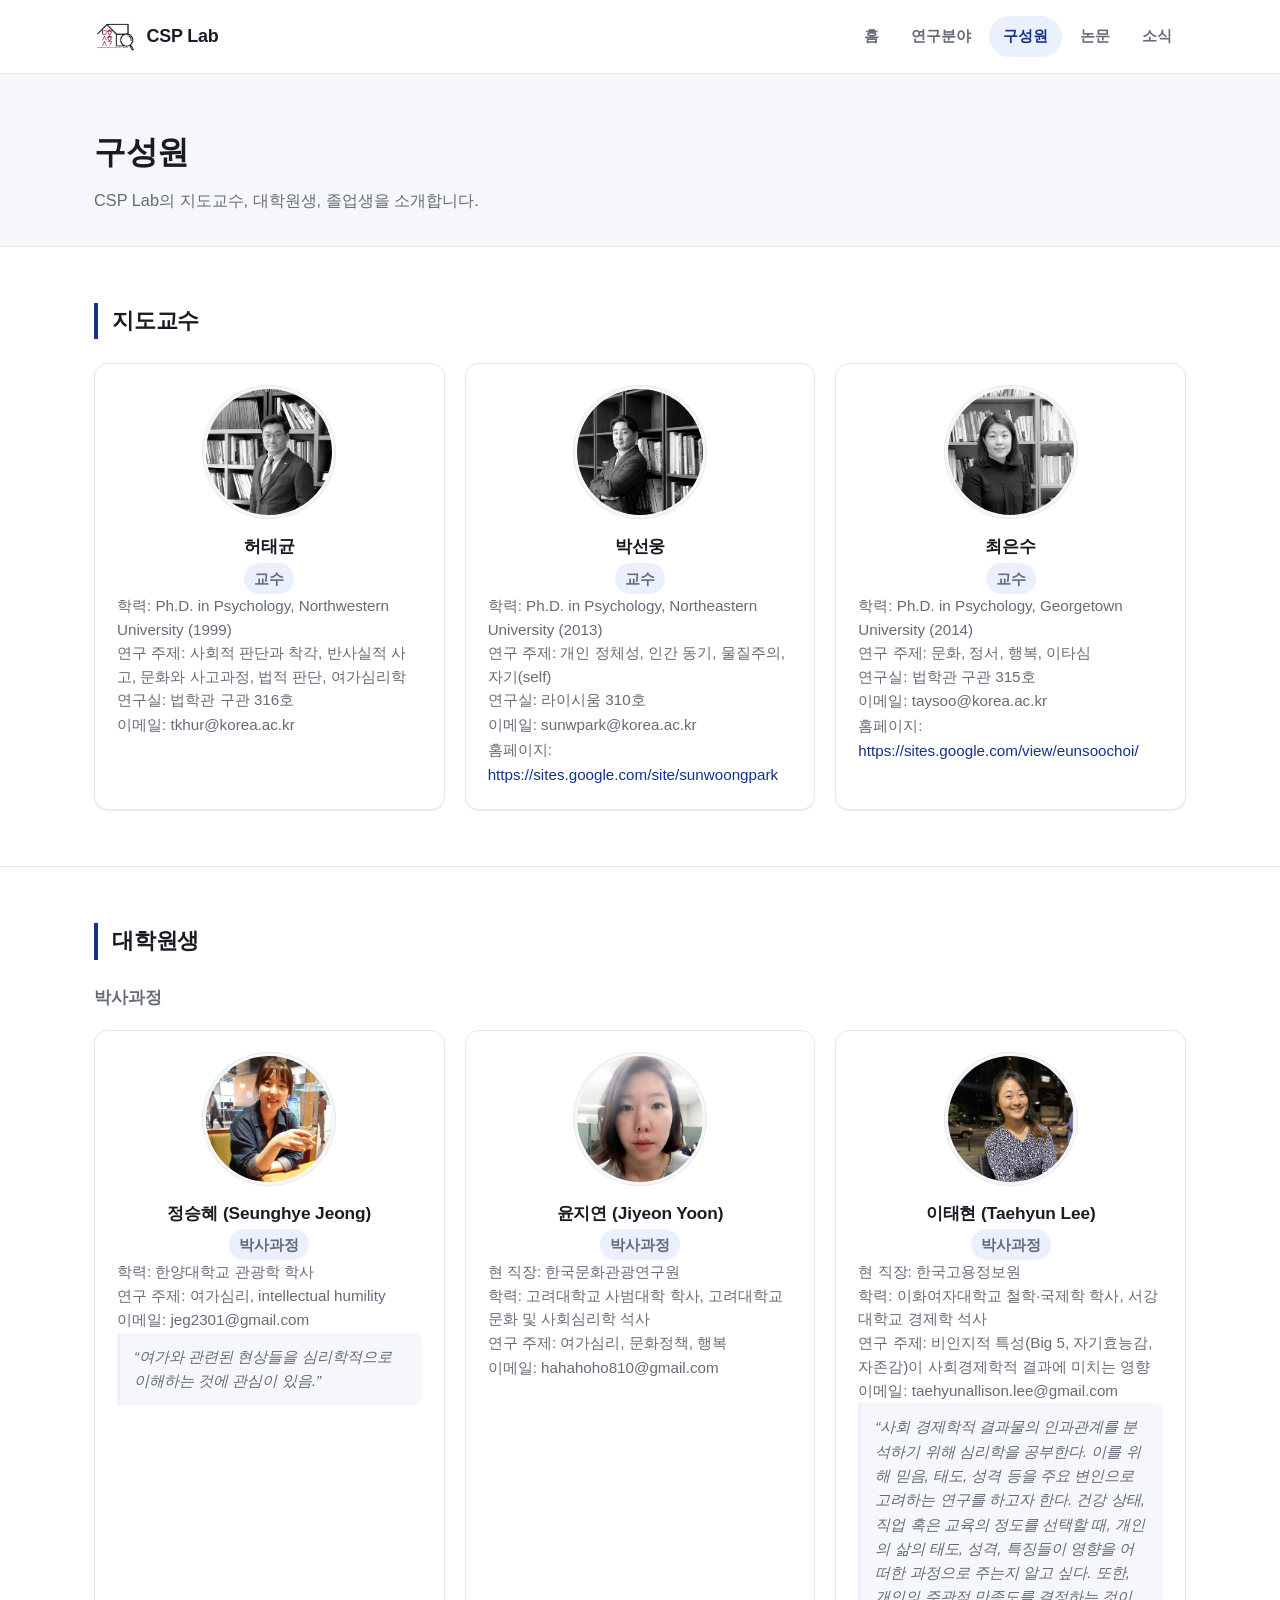
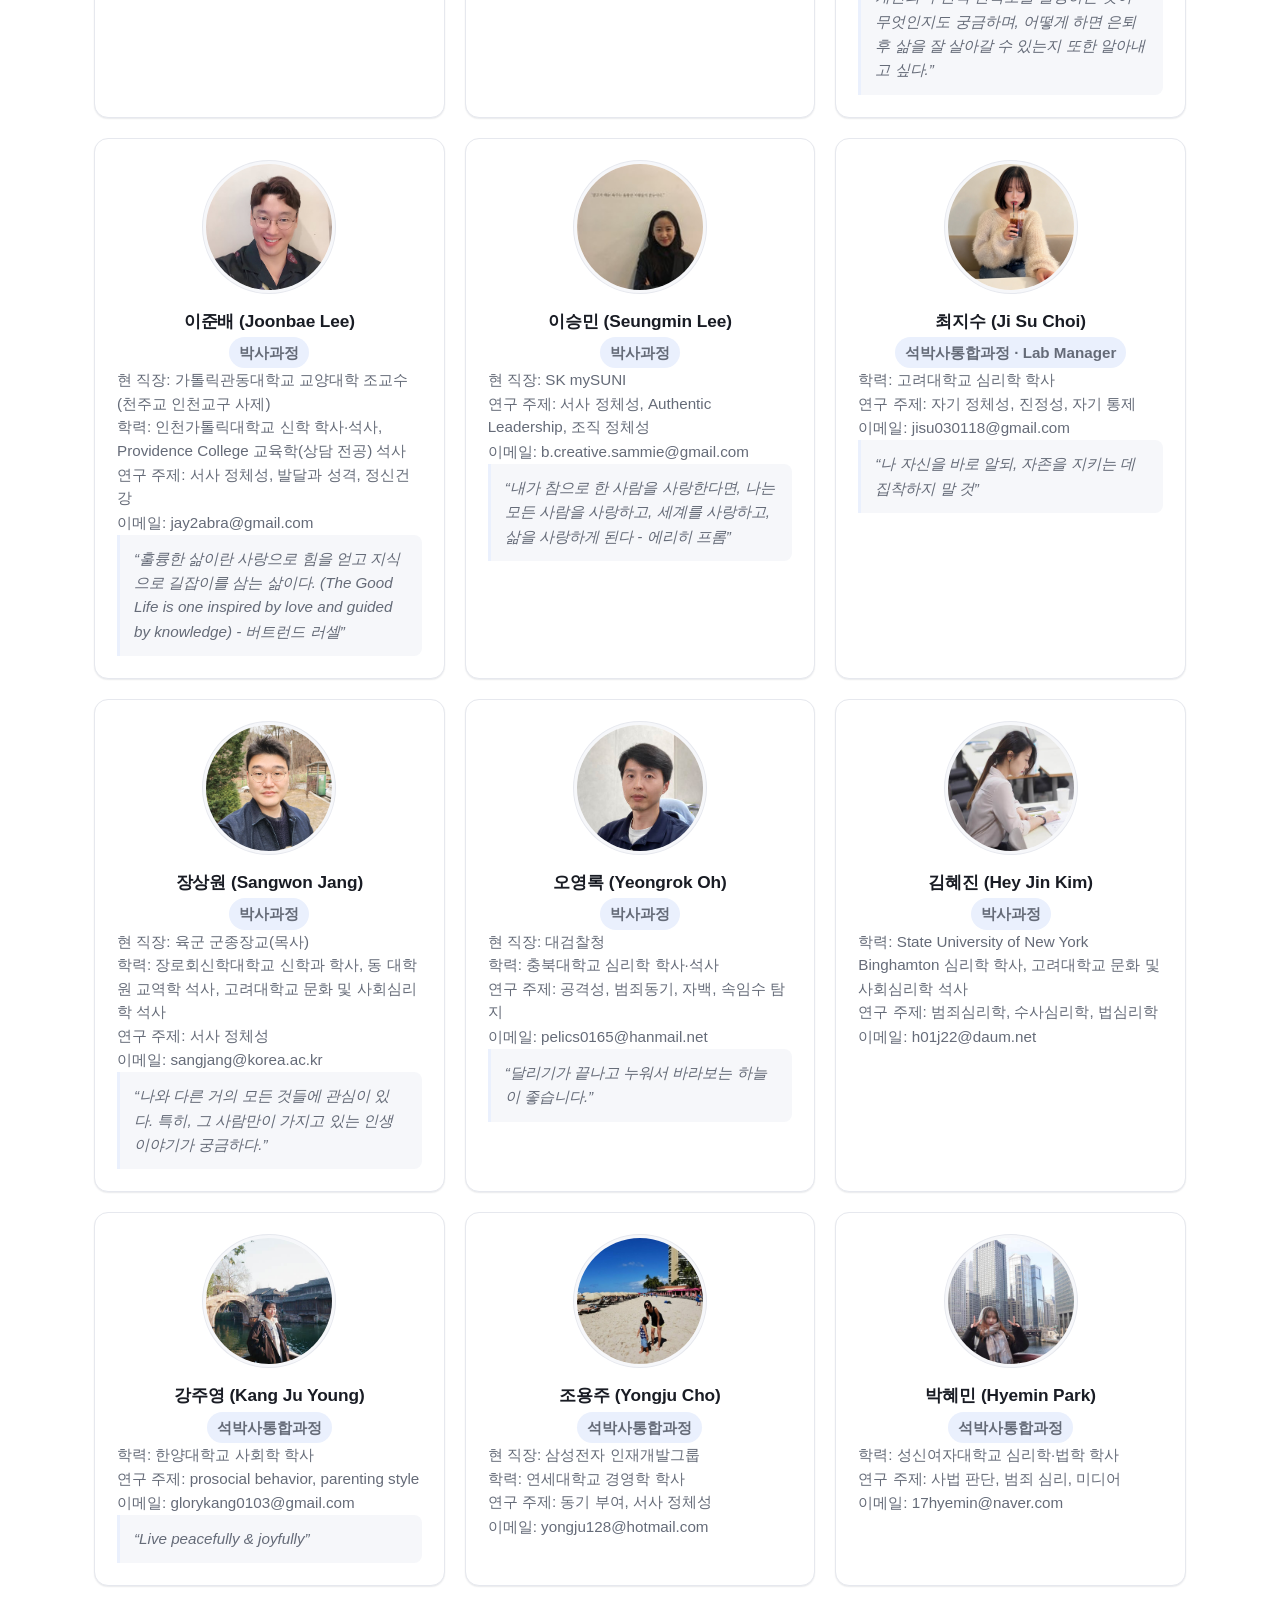
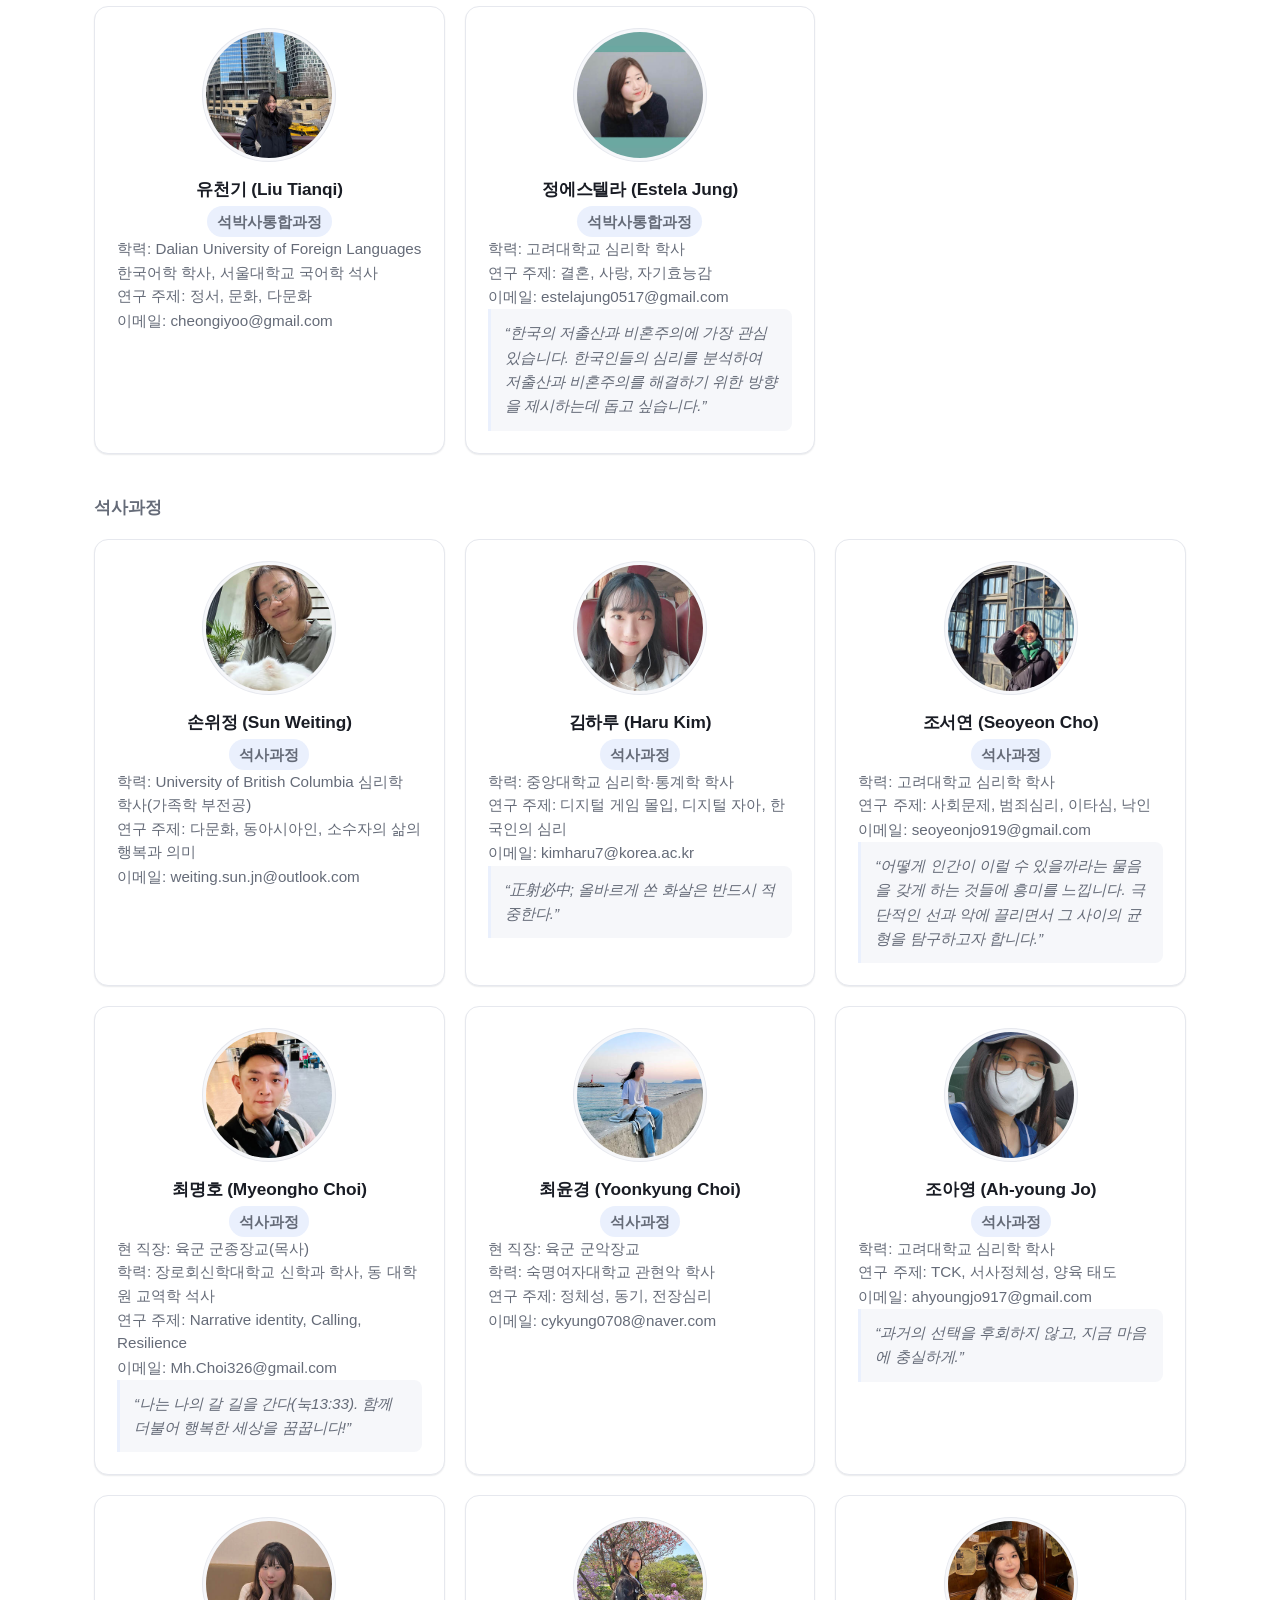
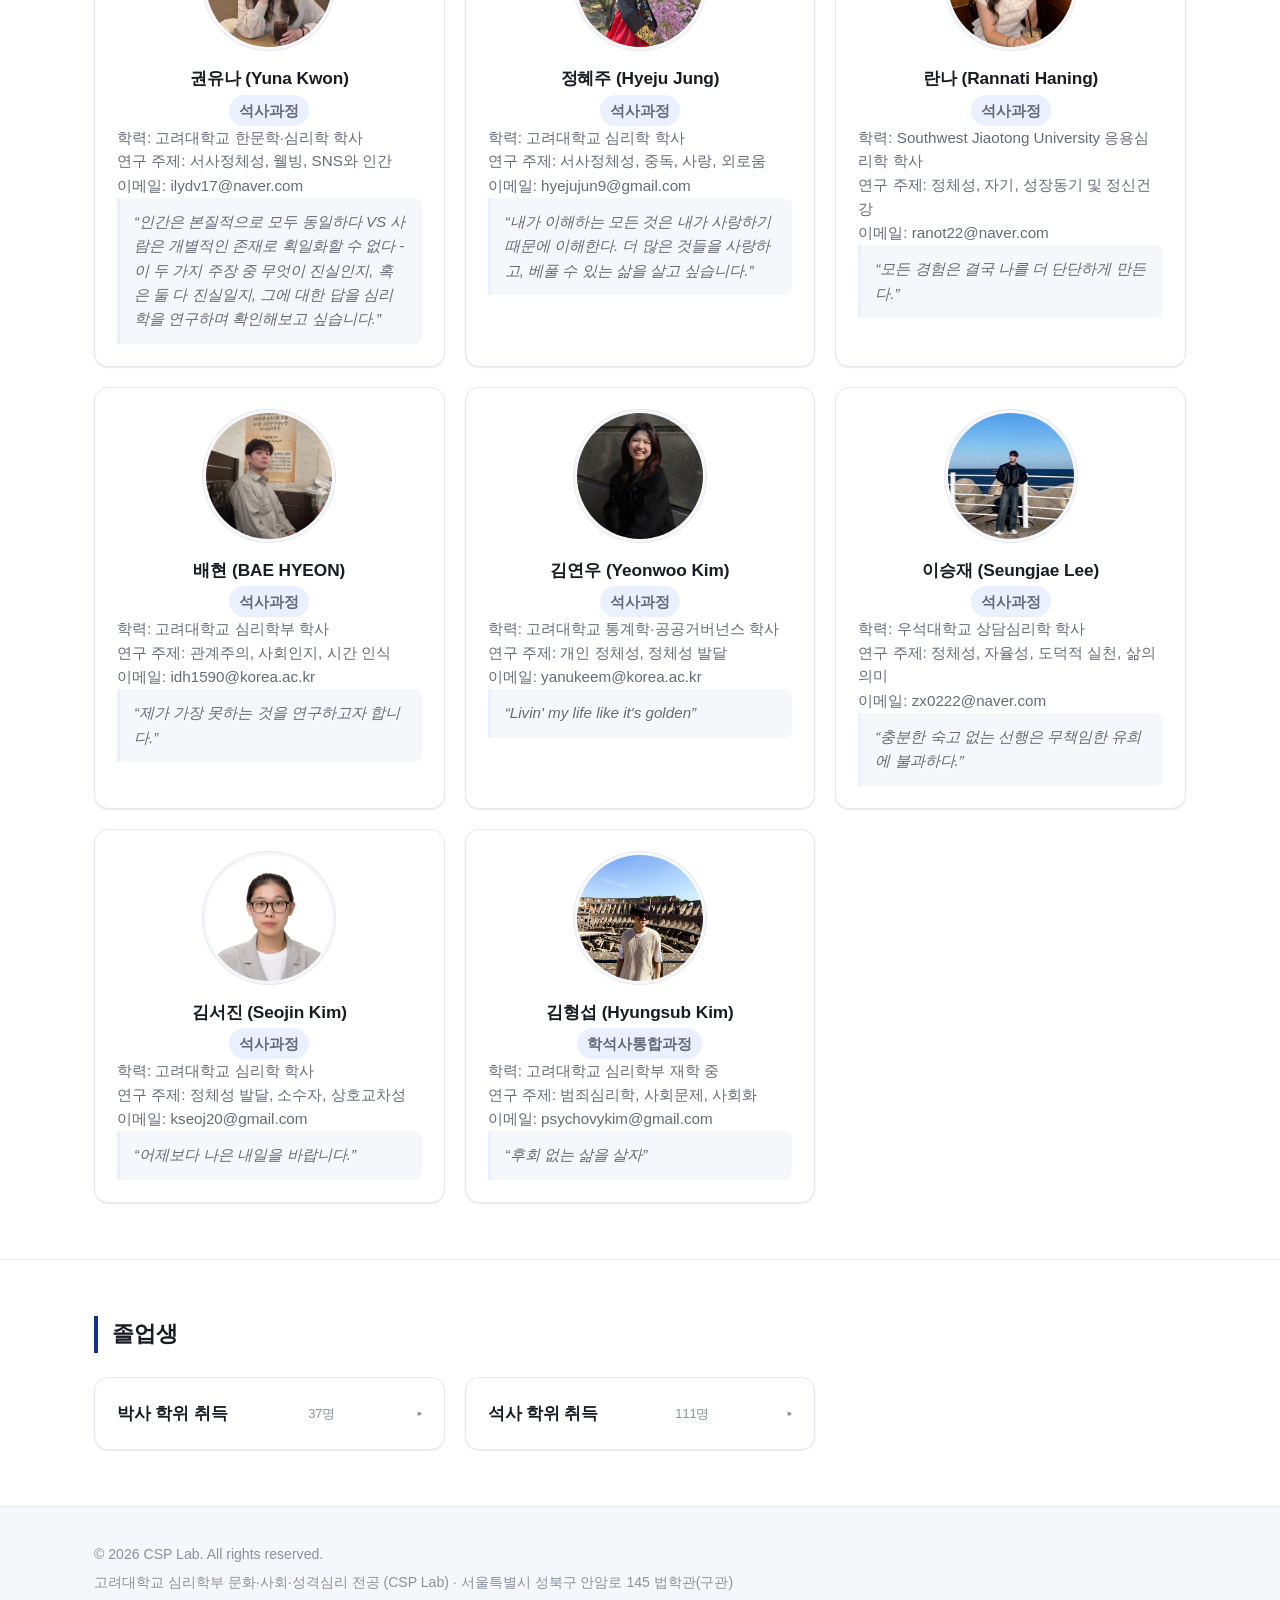
<file: people.html>
<!doctype html>
<html lang="ko">
<head>
  <meta charset="UTF-8" />
  <meta name="viewport" content="width=device-width, initial-scale=1.0" />
  <title>구성원 · CSP Lab</title>
  <link rel="stylesheet" href="css/style.css" />
</head>
<body data-page="people">
  <header class="site-header" id="site-header"></header>

  <main>
    <div class="page-header">
      <div class="container">
        <h1>구성원</h1>
        <p>CSP Lab의 지도교수, 대학원생, 졸업생을 소개합니다.</p>
      </div>
    </div>

    <section>
      <div class="container">
        <h2 class="section-title">지도교수</h2>
        <div class="grid">
          <div class="card member-card">
            <img class="member-photo" src="assets/images/members/hur-taekyun.png" alt="허태균" />
            <h3>허태균</h3>
            <p class="member-role">교수</p>
            <p class="member-info">학력: Ph.D. in Psychology, Northwestern University (1999)</p>
            <p class="member-info">연구 주제: 사회적 판단과 착각, 반사실적 사고, 문화와 사고과정, 법적 판단, 여가심리학</p>
            <p class="member-info">연구실: 법학관 구관 316호</p>
            <p class="member-contact">이메일: tkhur@korea.ac.kr</p>
          </div>
          <div class="card member-card">
            <img class="member-photo" src="assets/images/members/park-sunwoong.png" alt="박선웅" />
            <h3>박선웅</h3>
            <p class="member-role">교수</p>
            <p class="member-info">학력: Ph.D. in Psychology, Northeastern University (2013)</p>
            <p class="member-info">연구 주제: 개인 정체성, 인간 동기, 물질주의, 자기(self)</p>
            <p class="member-info">연구실: 라이시움 310호</p>
            <p class="member-contact">이메일: sunwpark@korea.ac.kr</p>
            <p class="member-contact">홈페이지: <a href="https://sites.google.com/site/sunwoongpark">https://sites.google.com/site/sunwoongpark</a></p>
          </div>
          <div class="card member-card">
            <img class="member-photo" src="assets/images/members/choi-eunsoo.png" alt="최은수" />
            <h3>최은수</h3>
            <p class="member-role">교수</p>
            <p class="member-info">학력: Ph.D. in Psychology, Georgetown University (2014)</p>
            <p class="member-info">연구 주제: 문화, 정서, 행복, 이타심</p>
            <p class="member-info">연구실: 법학관 구관 315호</p>
            <p class="member-contact">이메일: taysoo@korea.ac.kr</p>
            <p class="member-contact">홈페이지: <a href="https://sites.google.com/view/eunsoochoi/">https://sites.google.com/view/eunsoochoi/</a></p>
          </div>
        </div>
      </div>
    </section>

    <section>
      <div class="container">
        <h2 class="section-title">대학원생</h2>
        <h3 class="group-title">박사과정</h3>
        <div class="grid">
          <div class="card member-card">
            <img class="member-photo" src="assets/images/members/jeong-seunghye.jpeg" alt="정승혜" />
            <h3>정승혜 (Seunghye Jeong)</h3>
            <p class="member-role">박사과정</p>
            <p class="member-info">학력: 한양대학교 관광학 학사</p>
            <p class="member-info">연구 주제: 여가심리, intellectual humility</p>
            <p class="member-contact">이메일: jeg2301@gmail.com</p>
            <p class="member-quote">&ldquo;여가와 관련된 현상들을 심리학적으로 이해하는 것에 관심이 있음.&rdquo;</p>
          </div>
          <div class="card member-card">
            <img class="member-photo" src="assets/images/members/yoon-jiyeon.jpg" alt="윤지연" />
            <h3>윤지연 (Jiyeon Yoon)</h3>
            <p class="member-role">박사과정</p>
            <p class="member-info">현 직장: 한국문화관광연구원</p>
            <p class="member-info">학력: 고려대학교 사범대학 학사, 고려대학교 문화 및 사회심리학 석사</p>
            <p class="member-info">연구 주제: 여가심리, 문화정책, 행복</p>
            <p class="member-contact">이메일: hahahoho810@gmail.com</p>
          </div>
          <div class="card member-card">
            <img class="member-photo" src="assets/images/members/lee-taehyun.png" alt="이태현" />
            <h3>이태현 (Taehyun Lee)</h3>
            <p class="member-role">박사과정</p>
            <p class="member-info">현 직장: 한국고용정보원</p>
            <p class="member-info">학력: 이화여자대학교 철학·국제학 학사, 서강대학교 경제학 석사</p>
            <p class="member-info">연구 주제: 비인지적 특성(Big 5, 자기효능감, 자존감)이 사회경제학적 결과에 미치는 영향</p>
            <p class="member-contact">이메일: taehyunallison.lee@gmail.com</p>
            <p class="member-quote">&ldquo;사회 경제학적 결과물의 인과관계를 분석하기 위해 심리학을 공부한다. 이를 위해 믿음, 태도, 성격 등을 주요 변인으로 고려하는 연구를 하고자 한다. 건강 상태, 직업 혹은 교육의 정도를 선택할 때, 개인의 삶의 태도, 성격, 특징들이 영향을 어떠한 과정으로 주는지 알고 싶다. 또한, 개인의 주관적 만족도를 결정하는 것이 무엇인지도 궁금하며, 어떻게 하면 은퇴 후 삶을 잘 살아갈 수 있는지 또한 알아내고 싶다.&rdquo;</p>
          </div>
          <div class="card member-card">
            <img class="member-photo" src="assets/images/members/lee-joonbae.jpg" alt="이준배" />
            <h3>이준배 (Joonbae Lee)</h3>
            <p class="member-role">박사과정</p>
            <p class="member-info">현 직장: 가톨릭관동대학교 교양대학 조교수 (천주교 인천교구 사제)</p>
            <p class="member-info">학력: 인천가톨릭대학교 신학 학사·석사, Providence College 교육학(상담 전공) 석사</p>
            <p class="member-info">연구 주제: 서사 정체성, 발달과 성격, 정신건강</p>
            <p class="member-contact">이메일: jay2abra@gmail.com</p>
            <p class="member-quote">&ldquo;훌륭한 삶이란 사랑으로 힘을 얻고 지식으로 길잡이를 삼는 삶이다. (The Good Life is one inspired by love and guided by knowledge) - 버트런드 러셀&rdquo;</p>
          </div>
          <div class="card member-card">
            <img class="member-photo" src="assets/images/members/lee-seungmin.jpeg" alt="이승민" />
            <h3>이승민 (Seungmin Lee)</h3>
            <p class="member-role">박사과정</p>
            <p class="member-info">현 직장: SK mySUNI</p>
            <p class="member-info">연구 주제: 서사 정체성, Authentic Leadership, 조직 정체성</p>
            <p class="member-contact">이메일: b.creative.sammie@gmail.com</p>
            <p class="member-quote">&ldquo;내가 참으로 한 사람을 사랑한다면, 나는 모든 사람을 사랑하고, 세계를 사랑하고, 삶을 사랑하게 된다 - 에리히 프롬&rdquo;</p>
          </div>
          <div class="card member-card">
            <img class="member-photo" src="assets/images/members/choi-jisu.jpg" alt="최지수" />
            <h3>최지수 (Ji Su Choi)</h3>
            <p class="member-role">석박사통합과정 · Lab Manager</p>
            <p class="member-info">학력: 고려대학교 심리학 학사</p>
            <p class="member-info">연구 주제: 자기 정체성, 진정성, 자기 통제</p>
            <p class="member-contact">이메일: jisu030118@gmail.com</p>
            <p class="member-quote">&ldquo;나 자신을 바로 알되, 자존을 지키는 데 집착하지 말 것&rdquo;</p>
          </div>
          <div class="card member-card">
            <img class="member-photo" src="assets/images/members/jang-sangwon.png" alt="장상원" />
            <h3>장상원 (Sangwon Jang)</h3>
            <p class="member-role">박사과정</p>
            <p class="member-info">현 직장: 육군 군종장교(목사)</p>
            <p class="member-info">학력: 장로회신학대학교 신학과 학사, 동 대학원 교역학 석사, 고려대학교 문화 및 사회심리학 석사</p>
            <p class="member-info">연구 주제: 서사 정체성</p>
            <p class="member-contact">이메일: sangjang@korea.ac.kr</p>
            <p class="member-quote">&ldquo;나와 다른 거의 모든 것들에 관심이 있다. 특히, 그 사람만이 가지고 있는 인생 이야기가 궁금하다.&rdquo;</p>
          </div>
          <div class="card member-card">
            <img class="member-photo" src="assets/images/members/oh-yeongrok.jpg" alt="오영록" />
            <h3>오영록 (Yeongrok Oh)</h3>
            <p class="member-role">박사과정</p>
            <p class="member-info">현 직장: 대검찰청</p>
            <p class="member-info">학력: 충북대학교 심리학 학사·석사</p>
            <p class="member-info">연구 주제: 공격성, 범죄동기, 자백, 속임수 탐지</p>
            <p class="member-contact">이메일: pelics0165@hanmail.net</p>
            <p class="member-quote">&ldquo;달리기가 끝나고 누워서 바라보는 하늘이 좋습니다.&rdquo;</p>
          </div>
          <div class="card member-card">
            <img class="member-photo" src="assets/images/members/kim-hyejin.jpeg" alt="김혜진" />
            <h3>김혜진 (Hey Jin Kim)</h3>
            <p class="member-role">박사과정</p>
            <p class="member-info">학력: State University of New York Binghamton 심리학 학사, 고려대학교 문화 및 사회심리학 석사</p>
            <p class="member-info">연구 주제: 범죄심리학, 수사심리학, 법심리학</p>
            <p class="member-contact">이메일: h01j22@daum.net</p>
          </div>
          <div class="card member-card">
            <img class="member-photo" src="assets/images/members/kang-juyoung.jpg" alt="강주영" />
            <h3>강주영 (Kang Ju Young)</h3>
            <p class="member-role">석박사통합과정</p>
            <p class="member-info">학력: 한양대학교 사회학 학사</p>
            <p class="member-info">연구 주제: prosocial behavior, parenting style</p>
            <p class="member-contact">이메일: glorykang0103@gmail.com</p>
            <p class="member-quote">&ldquo;Live peacefully & joyfully&rdquo;</p>
          </div>
          <div class="card member-card">
            <img class="member-photo" src="assets/images/members/cho-yongju.jpg" alt="조용주" />
            <h3>조용주 (Yongju Cho)</h3>
            <p class="member-role">석박사통합과정</p>
            <p class="member-info">현 직장: 삼성전자 인재개발그룹</p>
            <p class="member-info">학력: 연세대학교 경영학 학사</p>
            <p class="member-info">연구 주제: 동기 부여, 서사 정체성</p>
            <p class="member-contact">이메일: yongju128@hotmail.com</p>
          </div>
          <div class="card member-card">
            <img class="member-photo" src="assets/images/members/park-hyemin.jpg" alt="박혜민" />
            <h3>박혜민 (Hyemin Park)</h3>
            <p class="member-role">석박사통합과정</p>
            <p class="member-info">학력: 성신여자대학교 심리학·법학 학사</p>
            <p class="member-info">연구 주제: 사법 판단, 범죄 심리, 미디어</p>
            <p class="member-contact">이메일: 17hyemin@naver.com</p>
          </div>
          <div class="card member-card">
            <img class="member-photo" src="assets/images/members/liu-tianqi.jpg" alt="유천기" />
            <h3>유천기 (Liu Tianqi)</h3>
            <p class="member-role">석박사통합과정</p>
            <p class="member-info">학력: Dalian University of Foreign Languages 한국어학 학사, 서울대학교 국어학 석사</p>
            <p class="member-info">연구 주제: 정서, 문화, 다문화</p>
            <p class="member-contact">이메일: cheongiyoo@gmail.com</p>
          </div>
          <div class="card member-card">
            <img class="member-photo" src="assets/images/members/jung-estela.jpeg" alt="정에스텔라" />
            <h3>정에스텔라 (Estela Jung)</h3>
            <p class="member-role">석박사통합과정</p>
            <p class="member-info">학력: 고려대학교 심리학 학사</p>
            <p class="member-info">연구 주제: 결혼, 사랑, 자기효능감</p>
            <p class="member-contact">이메일: estelajung0517@gmail.com</p>
            <p class="member-quote">&ldquo;한국의 저출산과 비혼주의에 가장 관심 있습니다. 한국인들의 심리를 분석하여 저출산과 비혼주의를 해결하기 위한 방향을 제시하는데 돕고 싶습니다.&rdquo;</p>
          </div>
        </div>
        <h3 class="group-title">석사과정</h3>
        <div class="grid">
          <div class="card member-card">
            <img class="member-photo" src="assets/images/members/sun-weiting.jpg" alt="손위정" />
            <h3>손위정 (Sun Weiting)</h3>
            <p class="member-role">석사과정</p>
            <p class="member-info">학력: University of British Columbia 심리학 학사(가족학 부전공)</p>
            <p class="member-info">연구 주제: 다문화, 동아시아인, 소수자의 삶의 행복과 의미</p>
            <p class="member-contact">이메일: weiting.sun.jn@outlook.com</p>
          </div>
          <div class="card member-card">
            <img class="member-photo" src="assets/images/members/kim-haru.jpeg" alt="김하루" />
            <h3>김하루 (Haru Kim)</h3>
            <p class="member-role">석사과정</p>
            <p class="member-info">학력: 중앙대학교 심리학·통계학 학사</p>
            <p class="member-info">연구 주제: 디지털 게임 몰입, 디지털 자아, 한국인의 심리</p>
            <p class="member-contact">이메일: kimharu7@korea.ac.kr</p>
            <p class="member-quote">&ldquo;正射必中; 올바르게 쏜 화살은 반드시 적중한다.&rdquo;</p>
          </div>
          <div class="card member-card">
            <img class="member-photo" src="assets/images/members/cho-seoyeon.jpg" alt="조서연" />
            <h3>조서연 (Seoyeon Cho)</h3>
            <p class="member-role">석사과정</p>
            <p class="member-info">학력: 고려대학교 심리학 학사</p>
            <p class="member-info">연구 주제: 사회문제, 범죄심리, 이타심, 낙인</p>
            <p class="member-contact">이메일: seoyeonjo919@gmail.com</p>
            <p class="member-quote">&ldquo;어떻게 인간이 이럴 수 있을까라는 물음을 갖게 하는 것들에 흥미를 느낍니다. 극단적인 선과 악에 끌리면서 그 사이의 균형을 탐구하고자 합니다.&rdquo;</p>
          </div>
          <div class="card member-card">
            <img class="member-photo" src="assets/images/members/choi-myeongho.jpg" alt="최명호" />
            <h3>최명호 (Myeongho Choi)</h3>
            <p class="member-role">석사과정</p>
            <p class="member-info">현 직장: 육군 군종장교(목사)</p>
            <p class="member-info">학력: 장로회신학대학교 신학과 학사, 동 대학원 교역학 석사</p>
            <p class="member-info">연구 주제: Narrative identity, Calling, Resilience</p>
            <p class="member-contact">이메일: Mh.Choi326@gmail.com</p>
            <p class="member-quote">&ldquo;나는 나의 갈 길을 간다(눅13:33). 함께 더불어 행복한 세상을 꿈꿉니다!&rdquo;</p>
          </div>
          <div class="card member-card">
            <img class="member-photo" src="assets/images/members/choi-yoonkyung.jpg" alt="최윤경" />
            <h3>최윤경 (Yoonkyung Choi)</h3>
            <p class="member-role">석사과정</p>
            <p class="member-info">현 직장: 육군 군악장교</p>
            <p class="member-info">학력: 숙명여자대학교 관현악 학사</p>
            <p class="member-info">연구 주제: 정체성, 동기, 전장심리</p>
            <p class="member-contact">이메일: cykyung0708@naver.com</p>
          </div>
          <div class="card member-card">
            <img class="member-photo" src="assets/images/members/jo-ahyoung.jpg" alt="조아영" />
            <h3>조아영 (Ah-young Jo)</h3>
            <p class="member-role">석사과정</p>
            <p class="member-info">학력: 고려대학교 심리학 학사</p>
            <p class="member-info">연구 주제: TCK, 서사정체성, 양육 태도</p>
            <p class="member-contact">이메일: ahyoungjo917@gmail.com</p>
            <p class="member-quote">&ldquo;과거의 선택을 후회하지 않고, 지금 마음에 충실하게.&rdquo;</p>
          </div>
          <div class="card member-card">
            <img class="member-photo" src="assets/images/members/kwon-yuna.jpg" alt="권유나" />
            <h3>권유나 (Yuna Kwon)</h3>
            <p class="member-role">석사과정</p>
            <p class="member-info">학력: 고려대학교 한문학·심리학 학사</p>
            <p class="member-info">연구 주제: 서사정체성, 웰빙, SNS와 인간</p>
            <p class="member-contact">이메일: ilydv17@naver.com</p>
            <p class="member-quote">&ldquo;인간은 본질적으로 모두 동일하다 VS 사람은 개별적인 존재로 획일화할 수 없다 - 이 두 가지 주장 중 무엇이 진실인지, 혹은 둘 다 진실일지, 그에 대한 답을 심리학을 연구하며 확인해보고 싶습니다.&rdquo;</p>
          </div>
          <div class="card member-card">
            <img class="member-photo" src="assets/images/members/jung-hyeju.jpg" alt="정혜주" />
            <h3>정혜주 (Hyeju Jung)</h3>
            <p class="member-role">석사과정</p>
            <p class="member-info">학력: 고려대학교 심리학 학사</p>
            <p class="member-info">연구 주제: 서사정체성, 중독, 사랑, 외로움</p>
            <p class="member-contact">이메일: hyejujun9@gmail.com</p>
            <p class="member-quote">&ldquo;내가 이해하는 모든 것은 내가 사랑하기 때문에 이해한다. 더 많은 것들을 사랑하고, 베풀 수 있는 삶을 살고 싶습니다.&rdquo;</p>
          </div>
          <div class="card member-card">
            <img class="member-photo" src="assets/images/members/haning-rannati.jpg" alt="란나 (Rannati Haning)" />
            <h3>란나 (Rannati Haning)</h3>
            <p class="member-role">석사과정</p>
            <p class="member-info">학력: Southwest Jiaotong University 응용심리학 학사</p>
            <p class="member-info">연구 주제: 정체성, 자기, 성장동기 및 정신건강</p>
            <p class="member-contact">이메일: ranot22@naver.com</p>
            <p class="member-quote">&ldquo;모든 경험은 결국 나를 더 단단하게 만든다.&rdquo;</p>
          </div>
          <div class="card member-card">
            <img class="member-photo" src="assets/images/members/bae-hyeon.jpg" alt="배현" />
            <h3>배현 (BAE HYEON)</h3>
            <p class="member-role">석사과정</p>
            <p class="member-info">학력: 고려대학교 심리학부 학사</p>
            <p class="member-info">연구 주제: 관계주의, 사회인지, 시간 인식</p>
            <p class="member-contact">이메일: idh1590@korea.ac.kr</p>
            <p class="member-quote">&ldquo;제가 가장 못하는 것을 연구하고자 합니다.&rdquo;</p>
          </div>
          <div class="card member-card">
            <img class="member-photo" src="assets/images/members/kim-yeonwoo.jpg" alt="김연우" />
            <h3>김연우 (Yeonwoo Kim)</h3>
            <p class="member-role">석사과정</p>
            <p class="member-info">학력: 고려대학교 통계학·공공거버넌스 학사</p>
            <p class="member-info">연구 주제: 개인 정체성, 정체성 발달</p>
            <p class="member-contact">이메일: yanukeem@korea.ac.kr</p>
            <p class="member-quote">&ldquo;Livin' my life like it's golden&rdquo;</p>
          </div>
          <div class="card member-card">
            <img class="member-photo" src="assets/images/members/lee-seungjae.jpg" alt="이승재" />
            <h3>이승재 (Seungjae Lee)</h3>
            <p class="member-role">석사과정</p>
            <p class="member-info">학력: 우석대학교 상담심리학 학사</p>
            <p class="member-info">연구 주제: 정체성, 자율성, 도덕적 실천, 삶의 의미</p>
            <p class="member-contact">이메일: zx0222@naver.com</p>
            <p class="member-quote">&ldquo;충분한 숙고 없는 선행은 무책임한 유희에 불과하다.&rdquo;</p>
          </div>
          <div class="card member-card">
            <img class="member-photo" src="assets/images/members/kim-seojin.jpg" alt="김서진" />
            <h3>김서진 (Seojin Kim)</h3>
            <p class="member-role">석사과정</p>
            <p class="member-info">학력: 고려대학교 심리학 학사</p>
            <p class="member-info">연구 주제: 정체성 발달, 소수자, 상호교차성</p>
            <p class="member-contact">이메일: kseoj20@gmail.com</p>
            <p class="member-quote">&ldquo;어제보다 나은 내일을 바랍니다.&rdquo;</p>
          </div>
          <div class="card member-card">
            <img class="member-photo" src="assets/images/members/kim-hyungsub.jpg" alt="김형섭" />
            <h3>김형섭 (Hyungsub Kim)</h3>
            <p class="member-role">학석사통합과정</p>
            <p class="member-info">학력: 고려대학교 심리학부 재학 중</p>
            <p class="member-info">연구 주제: 범죄심리학, 사회문제, 사회화</p>
            <p class="member-contact">이메일: psychovykim@gmail.com</p>
            <p class="member-quote">&ldquo;후회 없는 삶을 살자&rdquo;</p>
          </div>
        </div>
      </div>
    </section>

    <section>
      <div class="container">
        <h2 class="section-title">졸업생</h2>
        <div class="grid">
          <div class="card">
            <details class="grad-list">
              <summary><h3>박사 학위 취득 <span class="grad-count">37명</span></h3></summary>
              <p class="grad-names">고제원, 김가람, 김동직, 김세헌, 김수지, 김수진, 김은지, 김윤주, 김재신, 김정운, 남궁재은, 남순현, 박세환, 배기동, 배준성, 서신화, 송경재, 송혜정, 심경섭, 심영섭, 심진섭, 윤덕환, 윤상연, 이누미야 요시유키, 이주성, 이흥표, 장훈, 조병철, 조선영, 조안(Joane), 차상희, 채정민, 최승혁, 최일호, 최호영, 팔로마(Paloma), 한민</p>
            </details>
          </div>
          <div class="card">
            <details class="grad-list">
              <summary><h3>석사 학위 취득 <span class="grad-count">111명</span></h3></summary>
              <p class="grad-names">강호걸, 권오빈, 권지혜, 김경희, 김묘성, 김민종, 김세헌, 김소의, 김수연, 김연석, 김용훈, 김용희, 김우정, 김윤영, 김은결, 김일도, 김정명, 김제인, 김지원, 김지혜, 김지훈, 김진국, 김태익, 김태희, 김택수, 김현정, 김혜민, 김혜진, 김희철, 남승철, 류리나, 류인경, 류효린, 문승범, 문현, 박성미, 박수연, 박연주, 박유빈, 박율우, 박종도, 박지훈, 박희정, 배기동, 서동효, 서에스더, 성소현, 소옥, 송혜정, 신지영, 신희성, 심무식, 양석주, 오주영, 오준석, 오지향, 우상욱, 우소연, 유연옥, 유지현, 유현주, 유희성, 윤가영, 이다예, 이동하, 이수현, 이상민, 이애리, 이은정, 이은혜, 이준복, 이지나, 이진안, 이채린, 이호정, 임예지, 임준규, 장소연, 장상원, 장웨이, 장한영, 전경희, 전혜경, 정고운, 정세원, 정승기, 조민수, 조은서, 조자의, 조재현, 조하정, 주민주, 지넷(Jeanette Ong), 차현진, 채선애, 최소은, 최수원, 최은수, 최진이, 최효은, 카챠, 한그림, 한정윤, 한평민, 허용회, 허유진, 홍문기, 황재원, 황태호, 황현정, 홍세은</p>
            </details>
          </div>
        </div>
      </div>
    </section>
  </main>

  <footer class="site-footer" id="site-footer"></footer>
  <script src="js/main.js"></script>
</body>
</html>
</file>
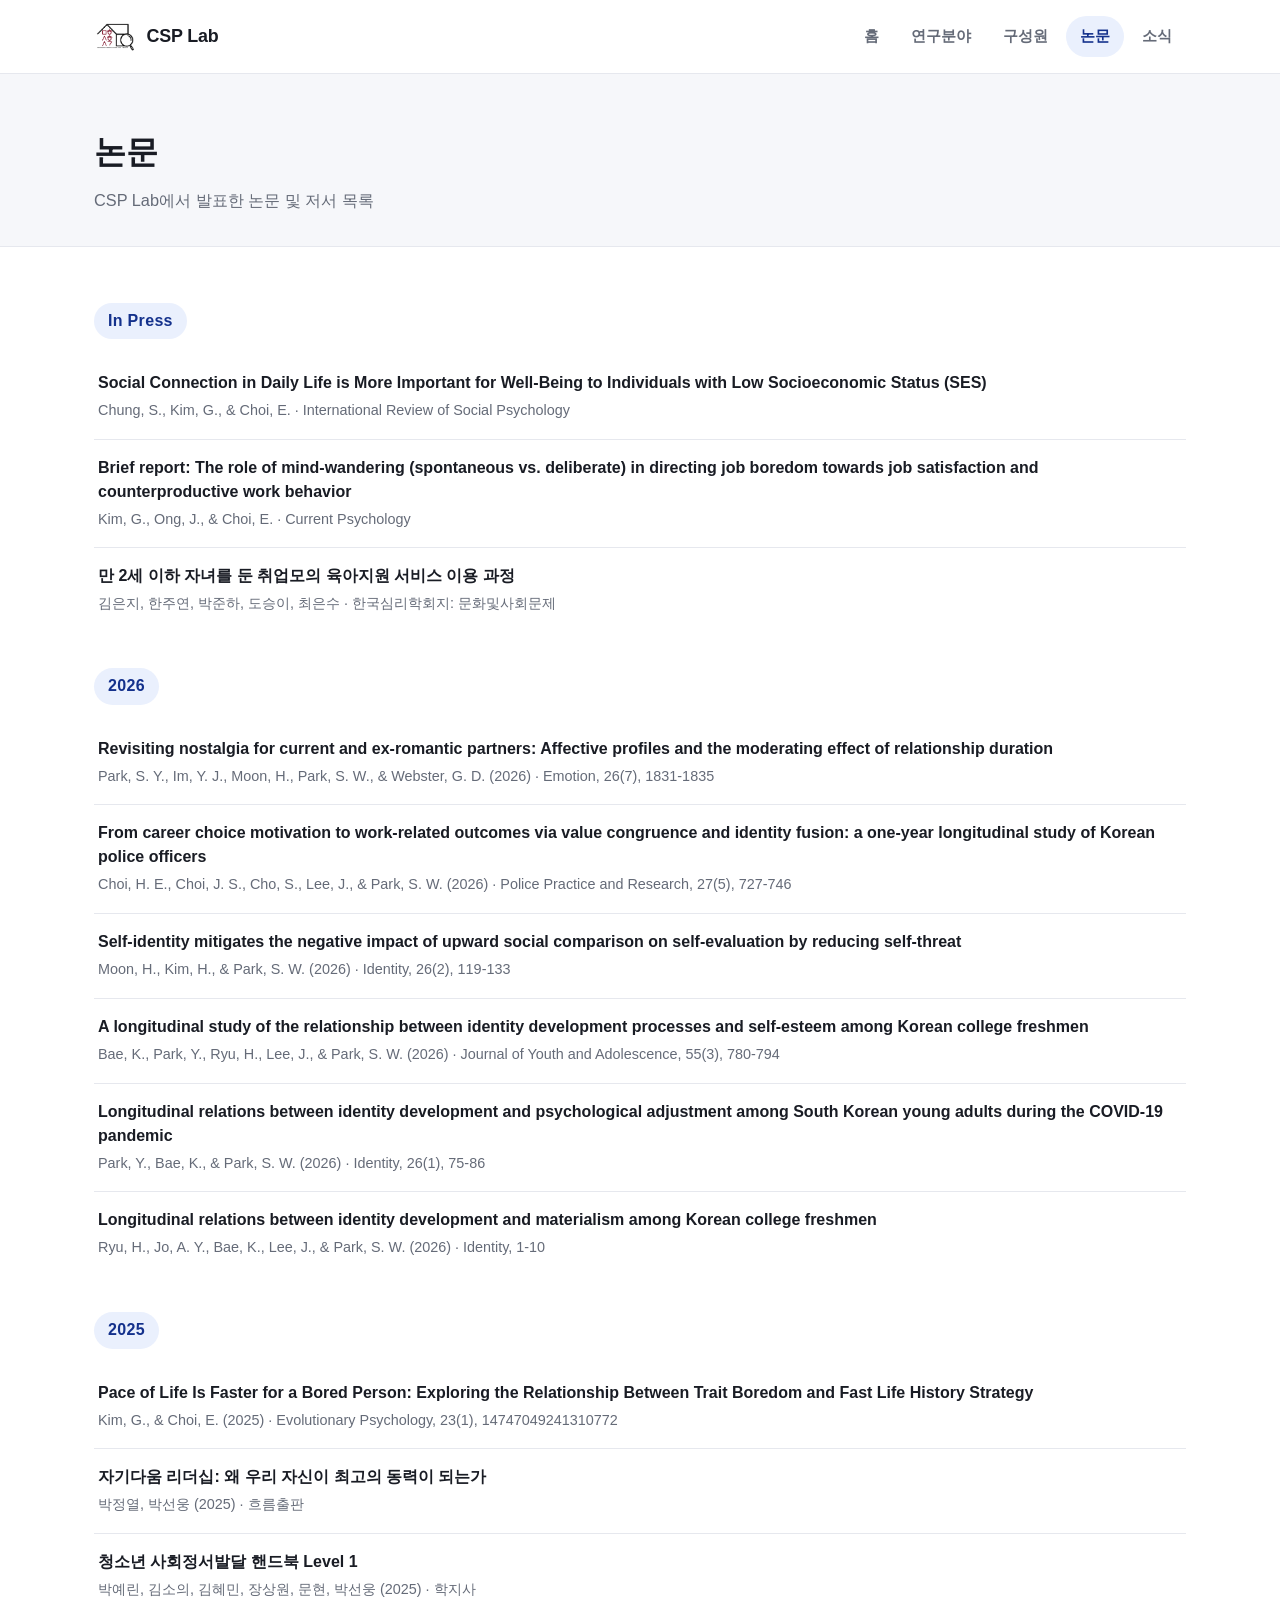
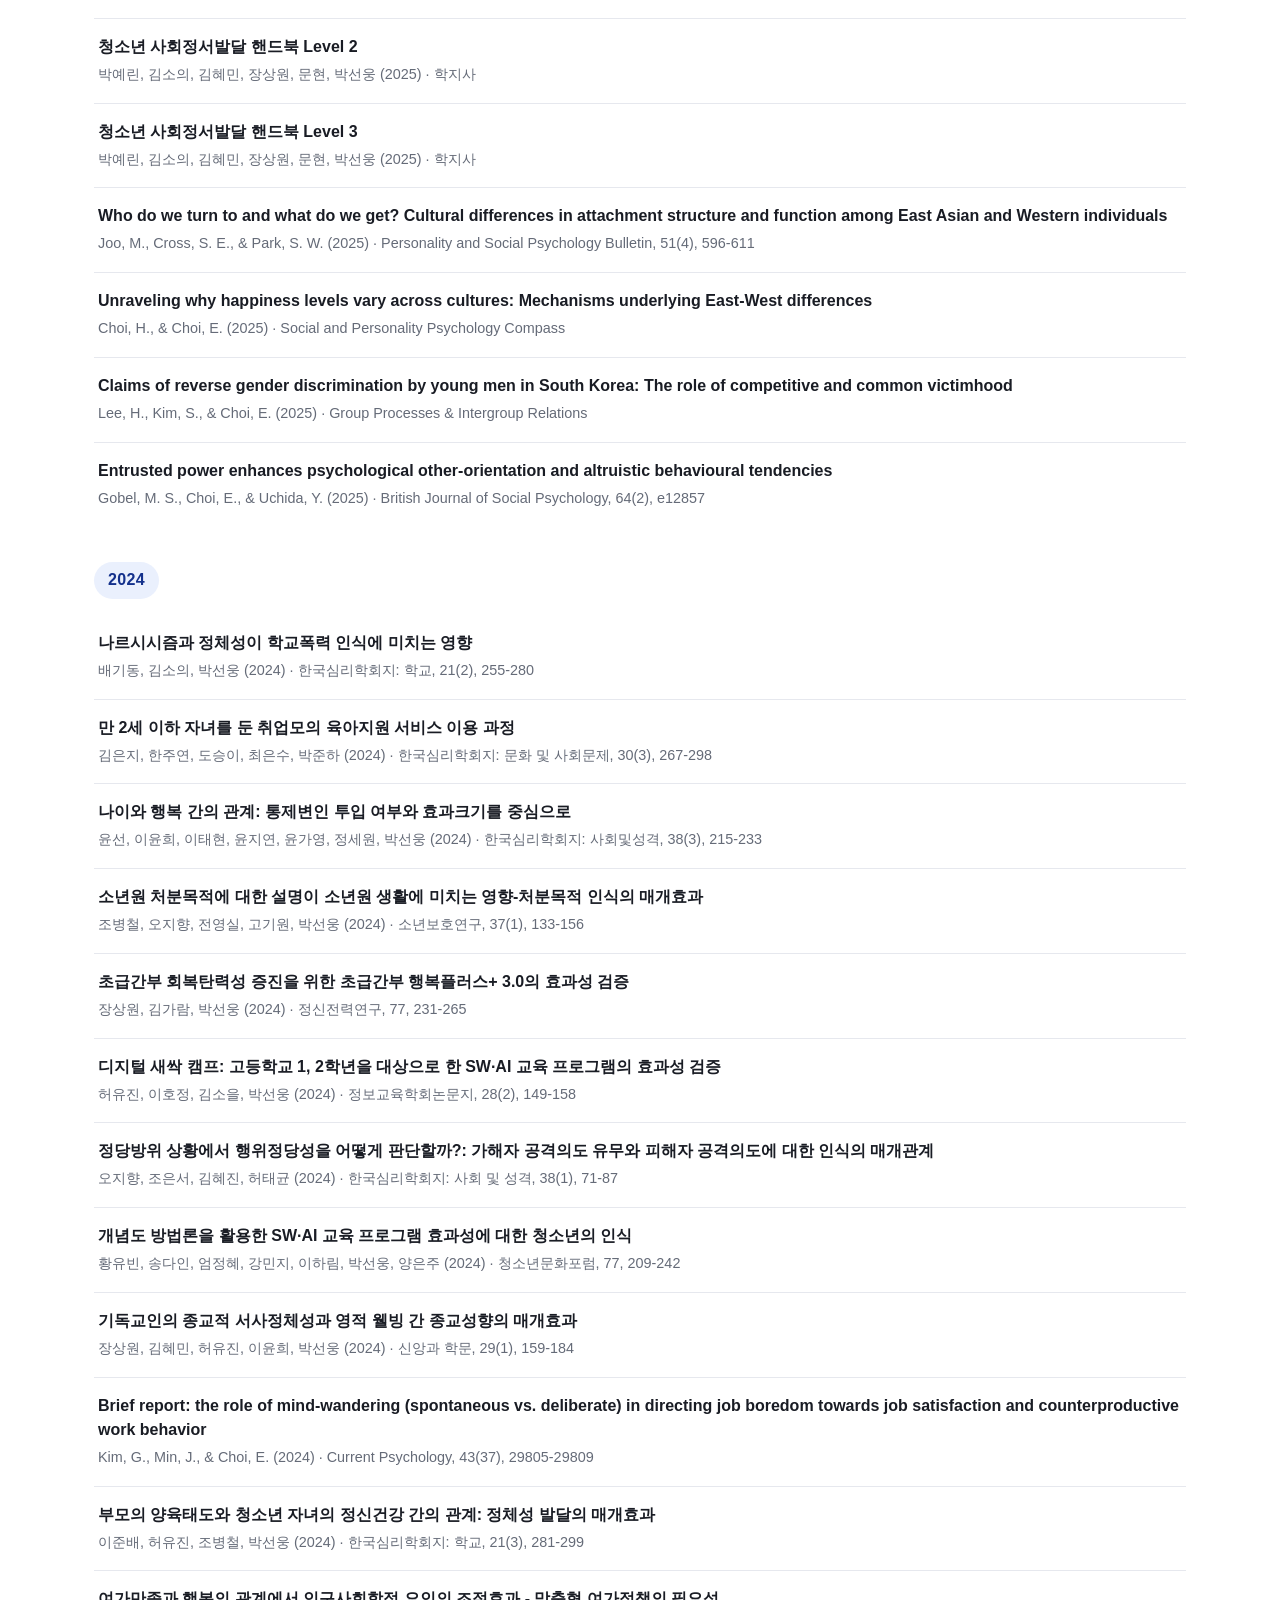
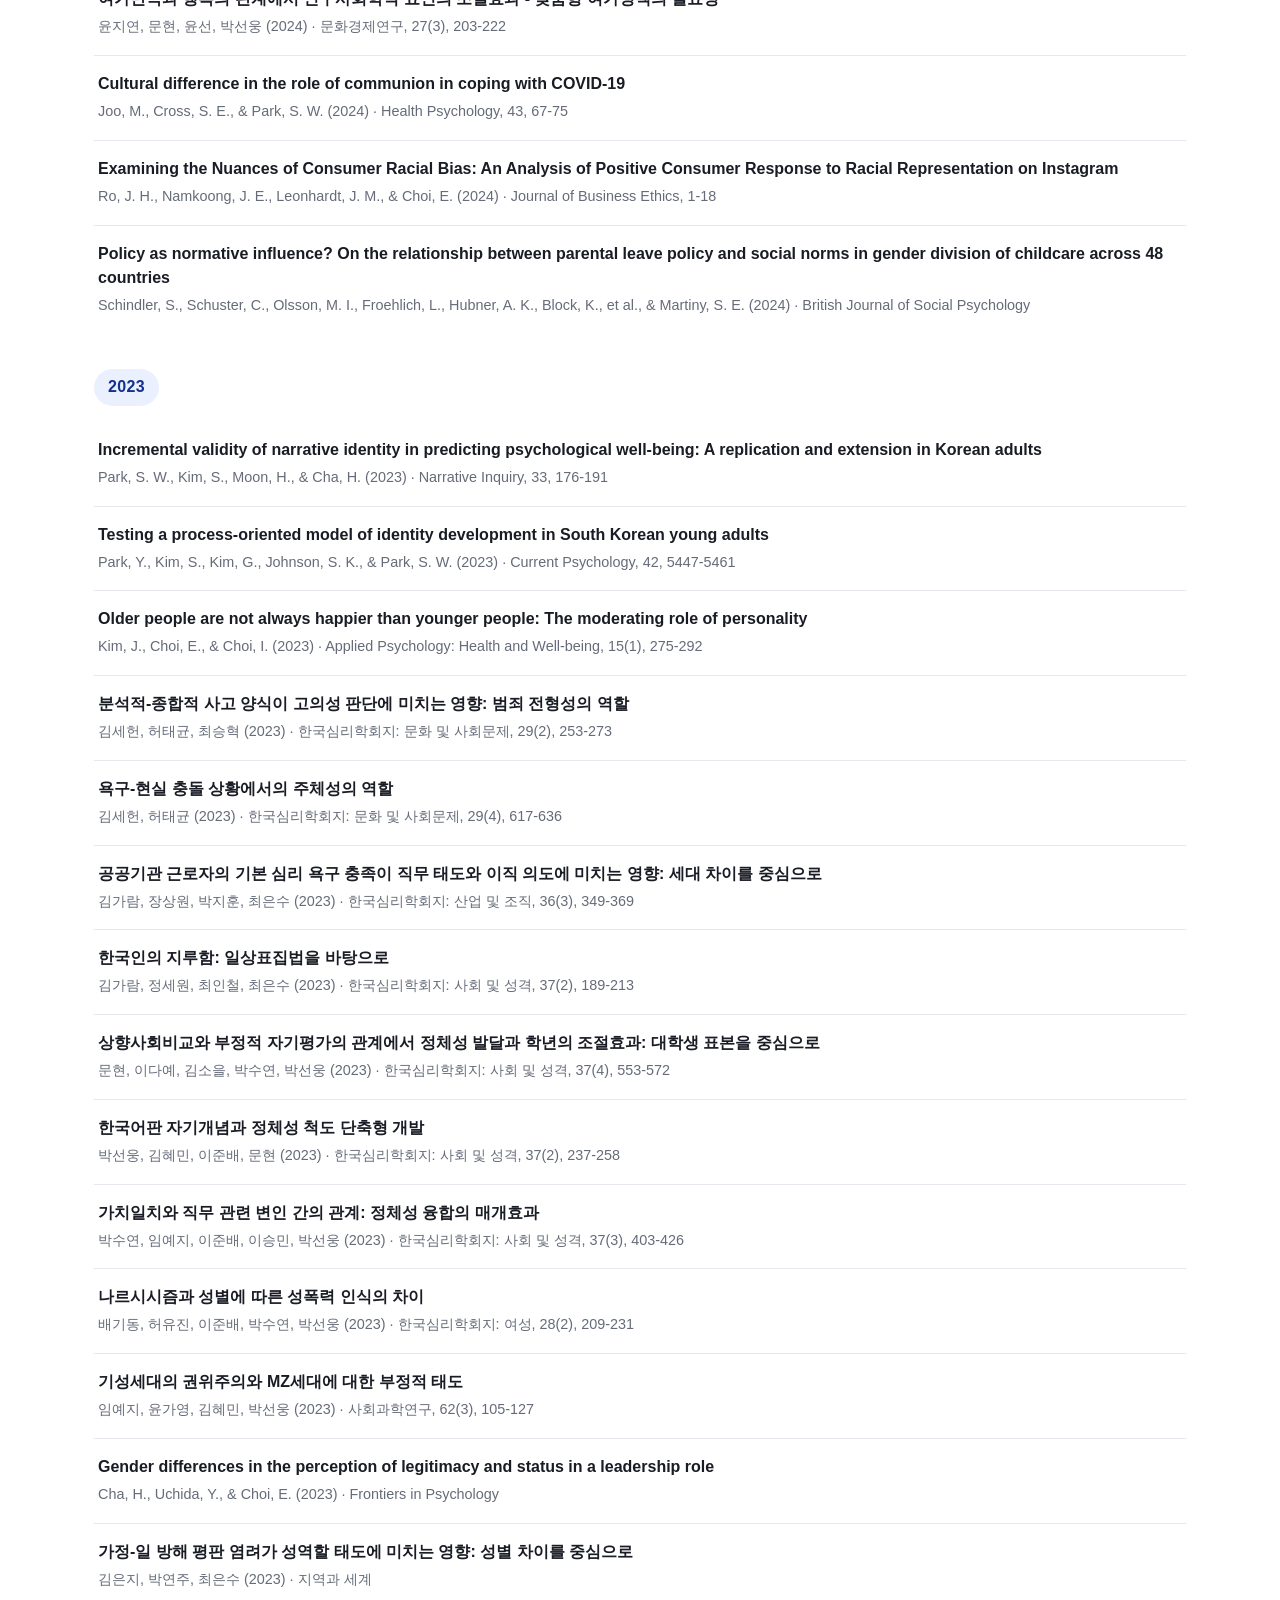
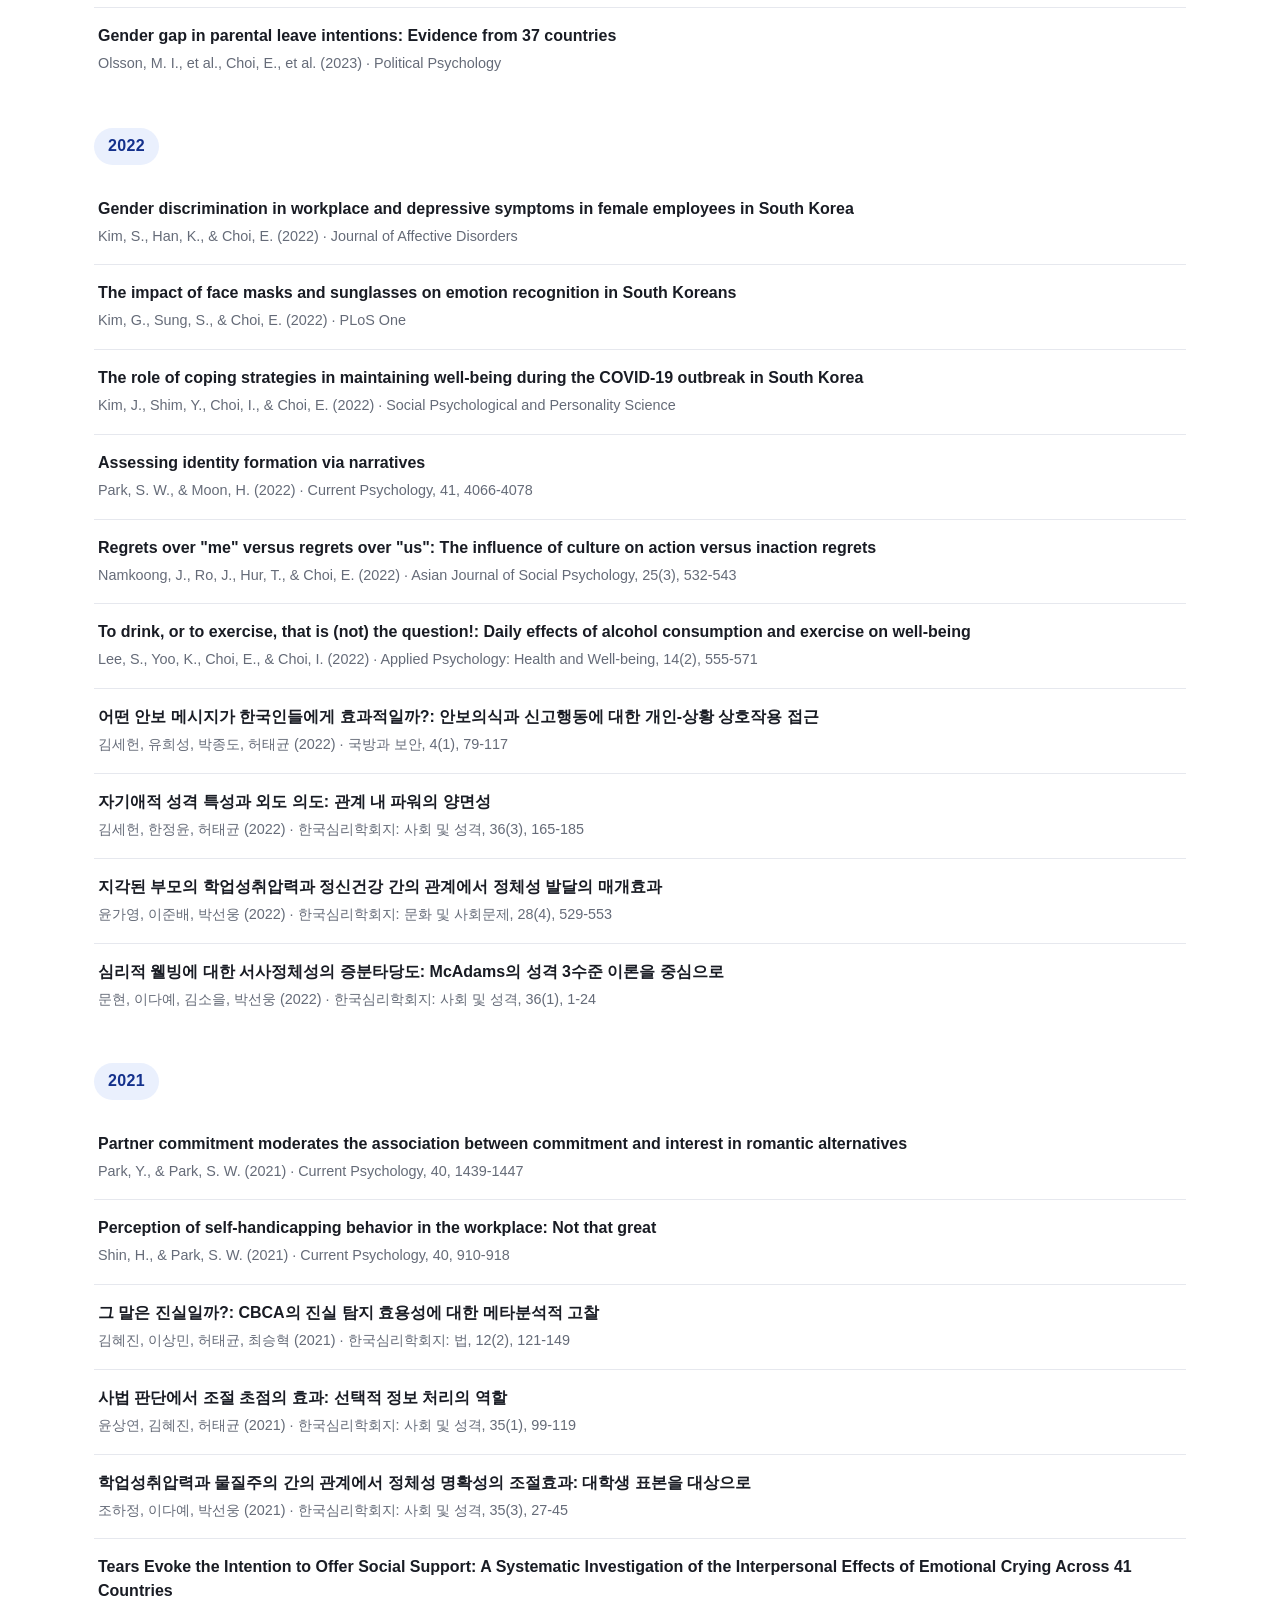
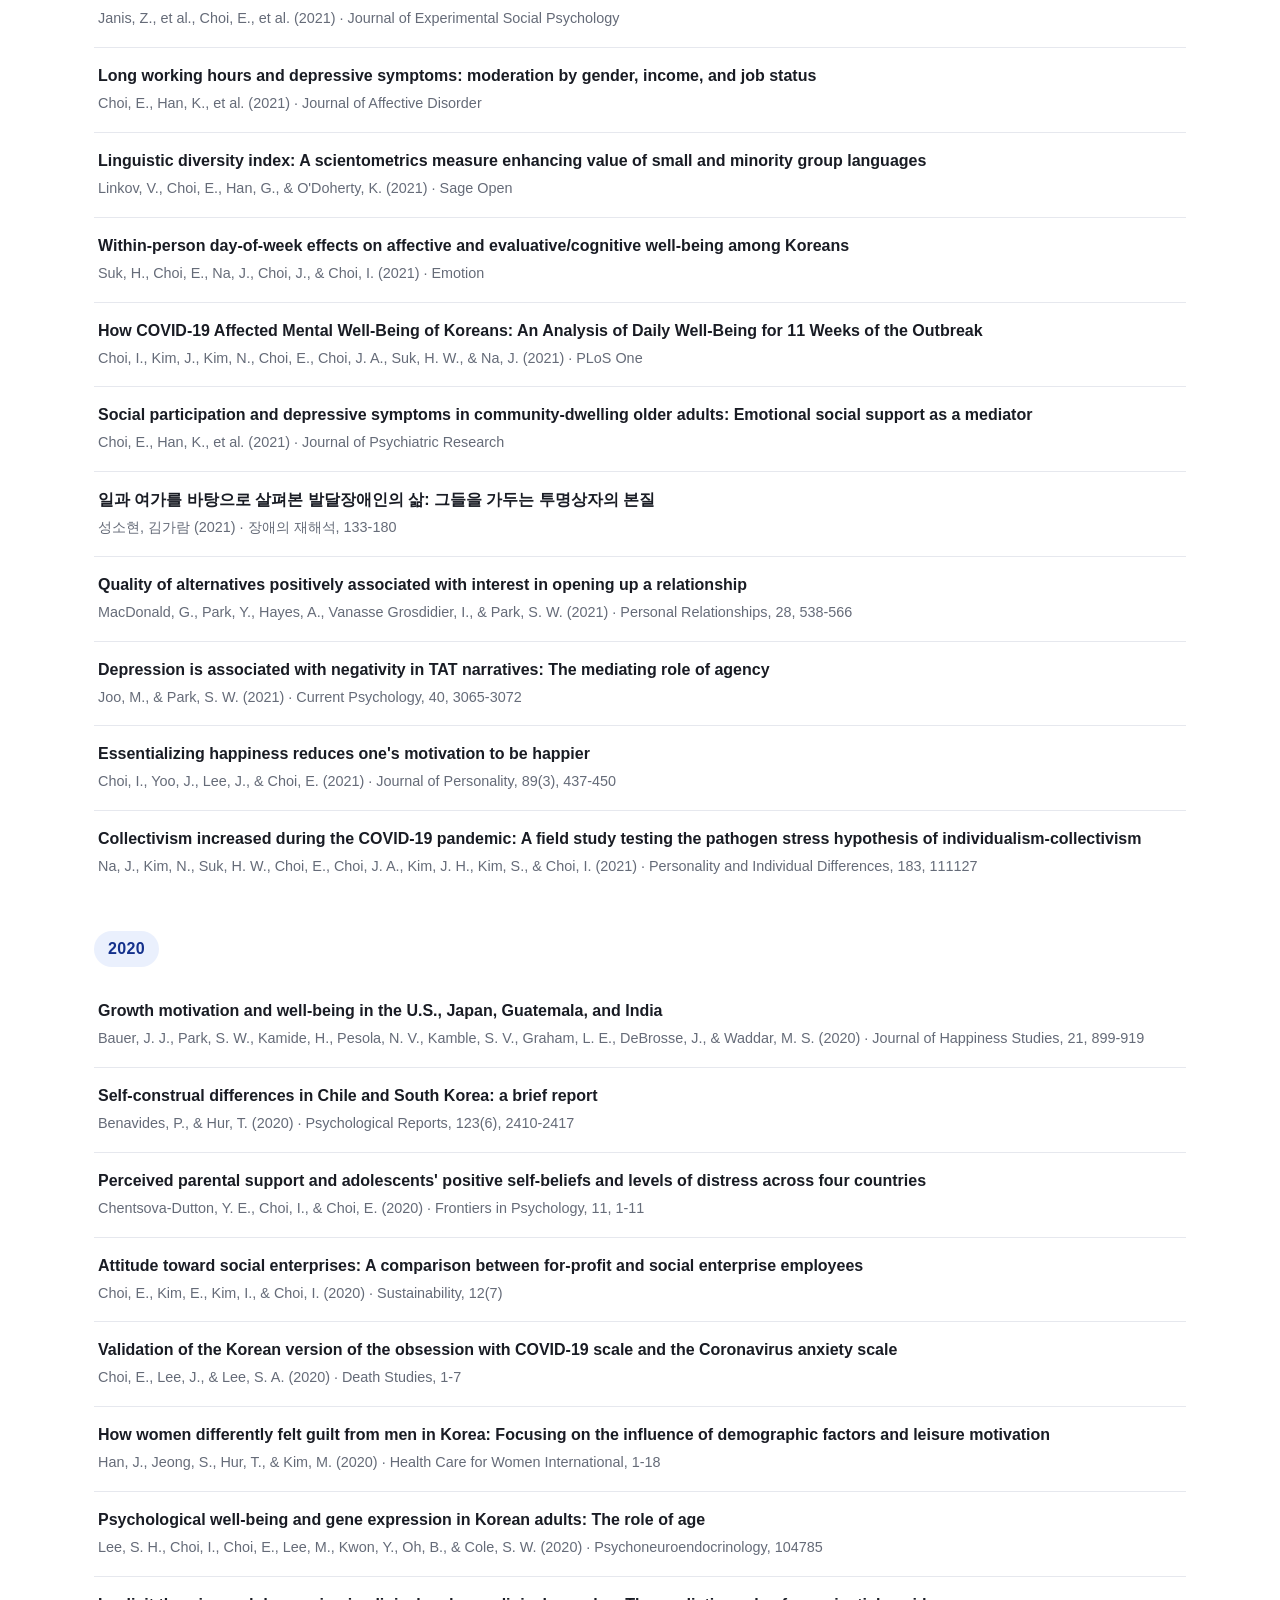
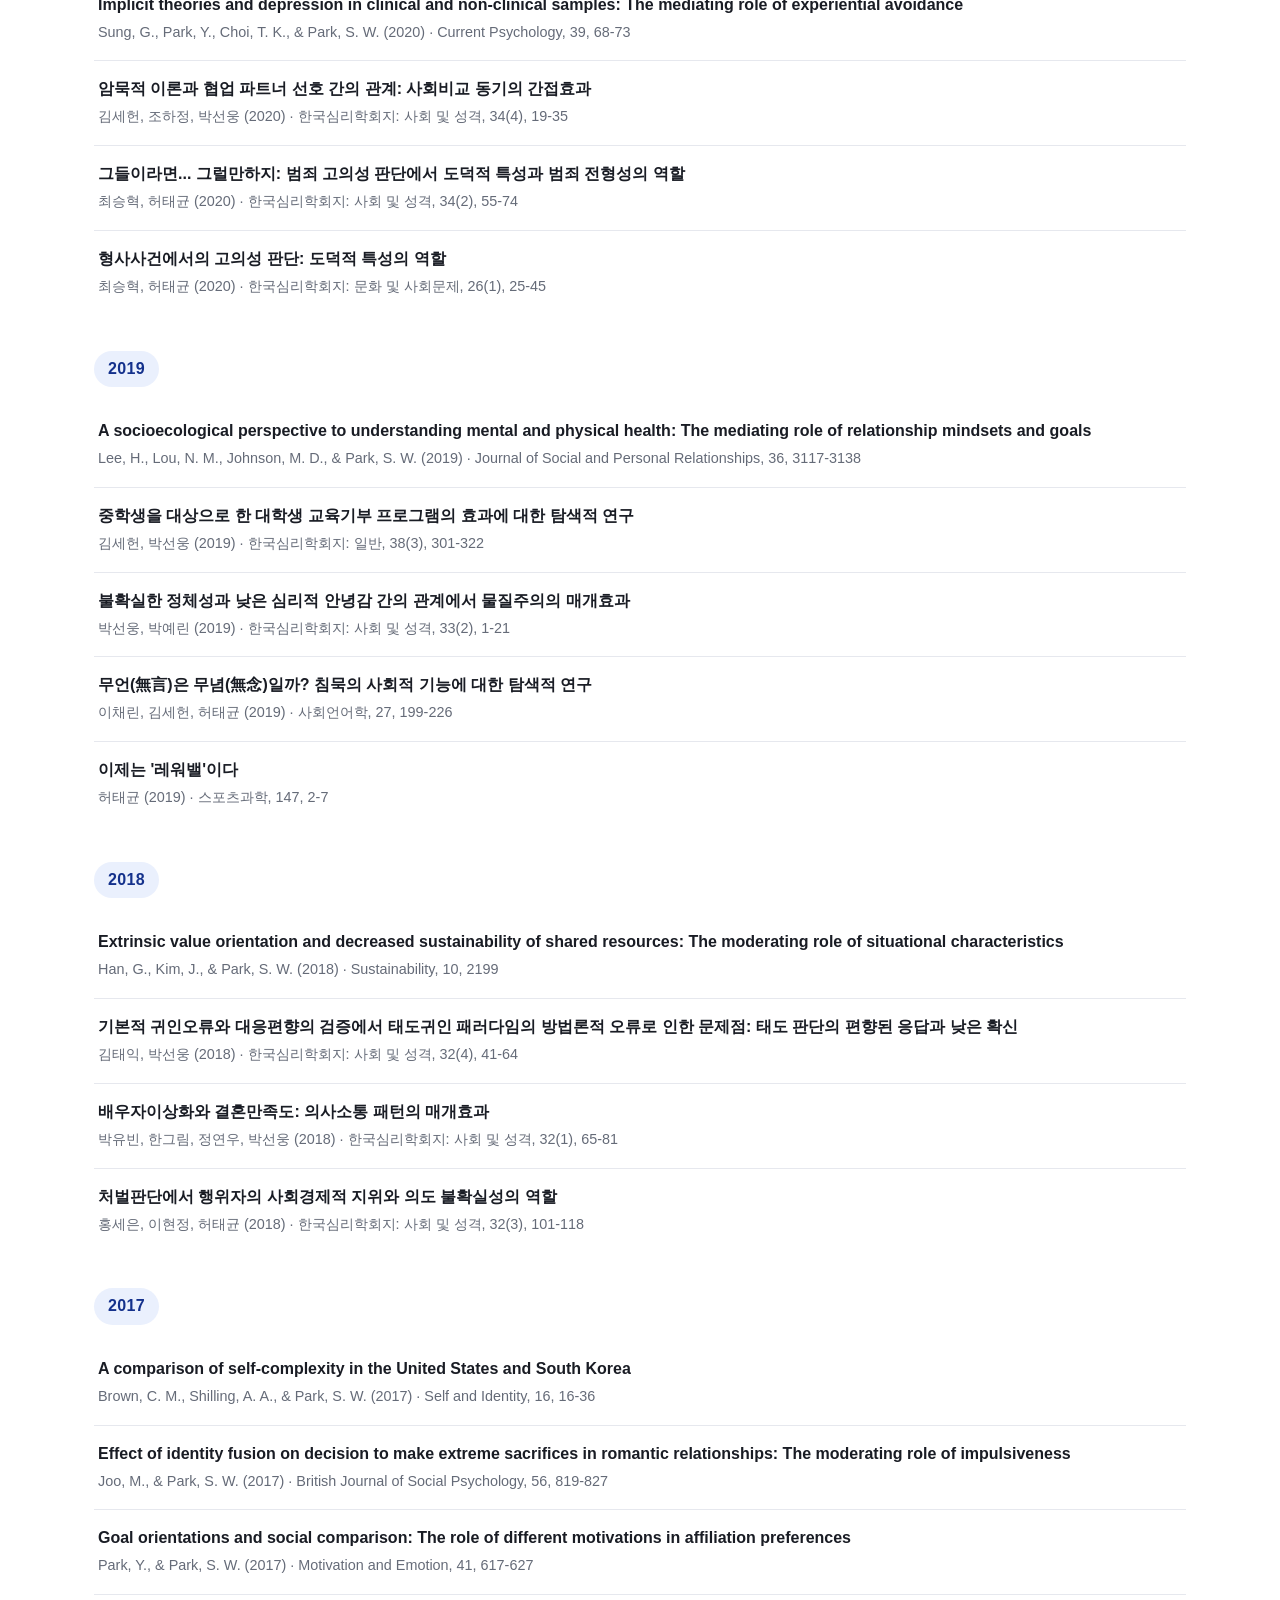
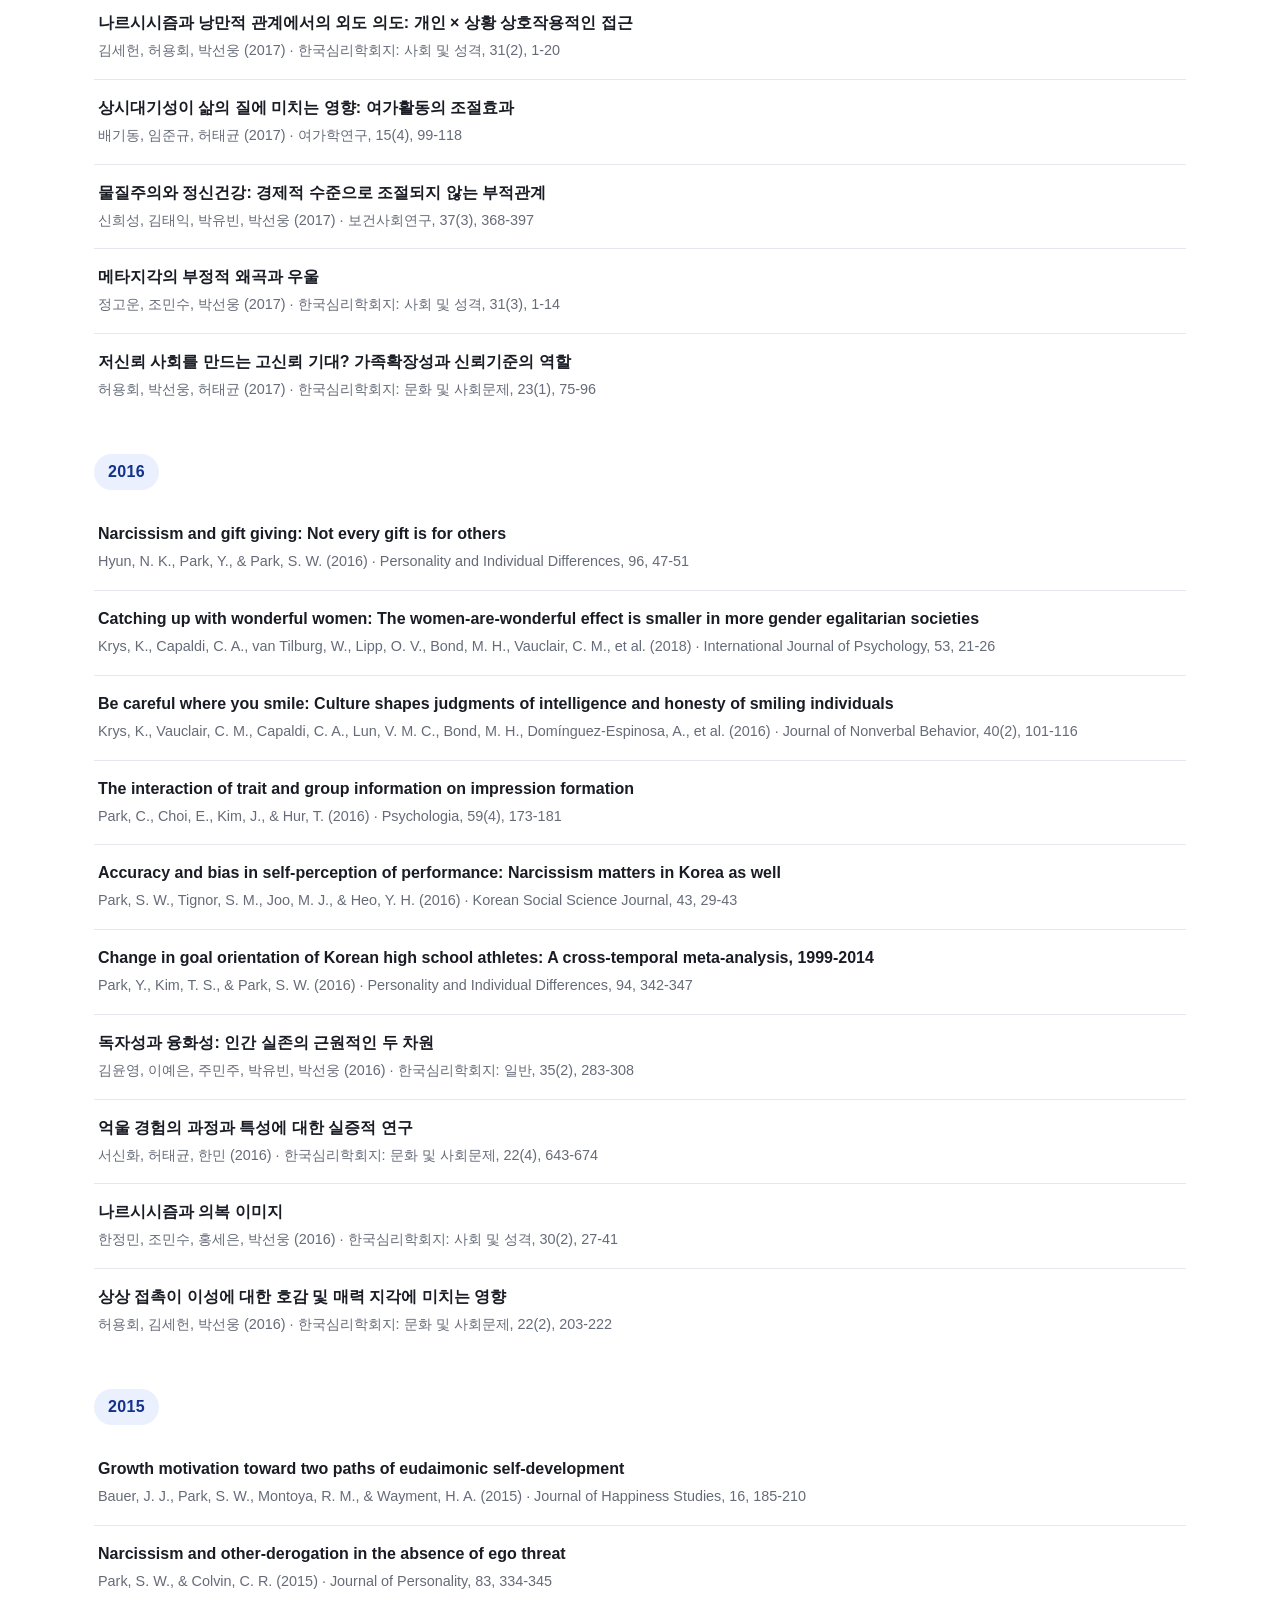
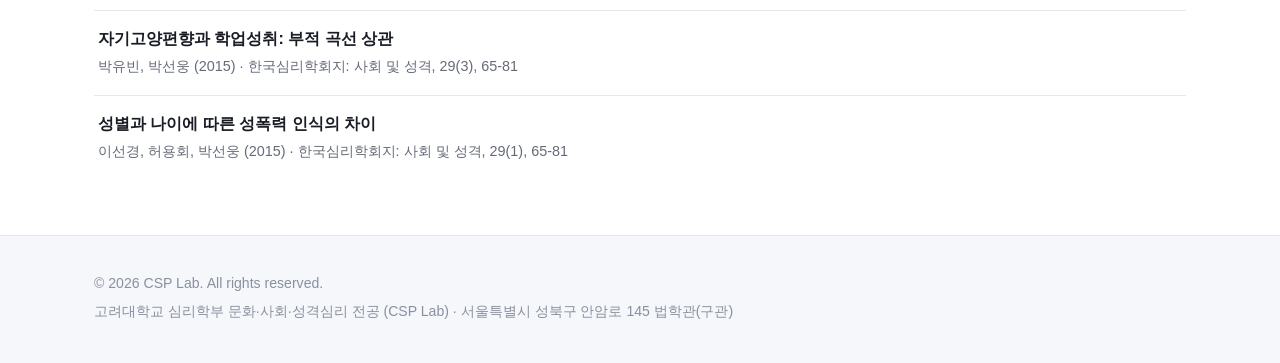
<file: publications.html>
<!doctype html>
<html lang="ko">
<head>
  <meta charset="UTF-8" />
  <meta name="viewport" content="width=device-width, initial-scale=1.0" />
  <title>논문 · CSP Lab</title>
  <link rel="stylesheet" href="css/style.css" />
</head>
<body data-page="publications">
  <header class="site-header" id="site-header"></header>

  <main>
    <div class="page-header">
      <div class="container">
        <h1>논문</h1>
        <p>CSP Lab에서 발표한 논문 및 저서 목록</p>
      </div>
    </div>

    <section>
      <div class="container">
        <h2 class="pub-year">In Press</h2>
        <ul class="pub-list">
          <li class="pub-item">
            <p class="pub-title">Social Connection in Daily Life is More Important for Well-Being to Individuals with Low Socioeconomic Status (SES)</p>
            <p class="pub-meta">Chung, S., Kim, G., & Choi, E. · International Review of Social Psychology</p>
          </li>
          <li class="pub-item">
            <p class="pub-title">Brief report: The role of mind-wandering (spontaneous vs. deliberate) in directing job boredom towards job satisfaction and counterproductive work behavior</p>
            <p class="pub-meta">Kim, G., Ong, J., & Choi, E. · Current Psychology</p>
          </li>
          <li class="pub-item">
            <p class="pub-title">만 2세 이하 자녀를 둔 취업모의 육아지원 서비스 이용 과정</p>
            <p class="pub-meta">김은지, 한주연, 박준하, 도승이, 최은수 · 한국심리학회지: 문화및사회문제</p>
          </li>
        </ul>

        <h2 class="pub-year">2026</h2>
        <ul class="pub-list">
          <li class="pub-item">
            <p class="pub-title">Revisiting nostalgia for current and ex-romantic partners: Affective profiles and the moderating effect of relationship duration</p>
            <p class="pub-meta">Park, S. Y., Im, Y. J., Moon, H., Park, S. W., & Webster, G. D. (2026) · Emotion, 26(7), 1831-1835</p>
          </li>
          <li class="pub-item">
            <p class="pub-title">From career choice motivation to work-related outcomes via value congruence and identity fusion: a one-year longitudinal study of Korean police officers</p>
            <p class="pub-meta">Choi, H. E., Choi, J. S., Cho, S., Lee, J., & Park, S. W. (2026) · Police Practice and Research, 27(5), 727-746</p>
          </li>
          <li class="pub-item">
            <p class="pub-title">Self-identity mitigates the negative impact of upward social comparison on self-evaluation by reducing self-threat</p>
            <p class="pub-meta">Moon, H., Kim, H., & Park, S. W. (2026) · Identity, 26(2), 119-133</p>
          </li>
          <li class="pub-item">
            <p class="pub-title">A longitudinal study of the relationship between identity development processes and self-esteem among Korean college freshmen</p>
            <p class="pub-meta">Bae, K., Park, Y., Ryu, H., Lee, J., & Park, S. W. (2026) · Journal of Youth and Adolescence, 55(3), 780-794</p>
          </li>
          <li class="pub-item">
            <p class="pub-title">Longitudinal relations between identity development and psychological adjustment among South Korean young adults during the COVID-19 pandemic</p>
            <p class="pub-meta">Park, Y., Bae, K., & Park, S. W. (2026) · Identity, 26(1), 75-86</p>
          </li>
          <li class="pub-item">
            <p class="pub-title">Longitudinal relations between identity development and materialism among Korean college freshmen</p>
            <p class="pub-meta">Ryu, H., Jo, A. Y., Bae, K., Lee, J., & Park, S. W. (2026) · Identity, 1-10</p>
          </li>
        </ul>

        <h2 class="pub-year">2025</h2>
        <ul class="pub-list">
          <li class="pub-item">
            <p class="pub-title">Pace of Life Is Faster for a Bored Person: Exploring the Relationship Between Trait Boredom and Fast Life History Strategy</p>
            <p class="pub-meta">Kim, G., & Choi, E. (2025) · Evolutionary Psychology, 23(1), 14747049241310772</p>
          </li>
          <li class="pub-item">
            <p class="pub-title">자기다움 리더십: 왜 우리 자신이 최고의 동력이 되는가</p>
            <p class="pub-meta">박정열, 박선웅 (2025) · 흐름출판</p>
          </li>
          <li class="pub-item">
            <p class="pub-title">청소년 사회정서발달 핸드북 Level 1</p>
            <p class="pub-meta">박예린, 김소의, 김혜민, 장상원, 문현, 박선웅 (2025) · 학지사</p>
          </li>
          <li class="pub-item">
            <p class="pub-title">청소년 사회정서발달 핸드북 Level 2</p>
            <p class="pub-meta">박예린, 김소의, 김혜민, 장상원, 문현, 박선웅 (2025) · 학지사</p>
          </li>
          <li class="pub-item">
            <p class="pub-title">청소년 사회정서발달 핸드북 Level 3</p>
            <p class="pub-meta">박예린, 김소의, 김혜민, 장상원, 문현, 박선웅 (2025) · 학지사</p>
          </li>
          <li class="pub-item">
            <p class="pub-title">Who do we turn to and what do we get? Cultural differences in attachment structure and function among East Asian and Western individuals</p>
            <p class="pub-meta">Joo, M., Cross, S. E., & Park, S. W. (2025) · Personality and Social Psychology Bulletin, 51(4), 596-611</p>
          </li>
          <li class="pub-item">
            <p class="pub-title">Unraveling why happiness levels vary across cultures: Mechanisms underlying East-West differences</p>
            <p class="pub-meta">Choi, H., & Choi, E. (2025) · Social and Personality Psychology Compass</p>
          </li>
          <li class="pub-item">
            <p class="pub-title">Claims of reverse gender discrimination by young men in South Korea: The role of competitive and common victimhood</p>
            <p class="pub-meta">Lee, H., Kim, S., & Choi, E. (2025) · Group Processes & Intergroup Relations</p>
          </li>
          <li class="pub-item">
            <p class="pub-title">Entrusted power enhances psychological other-orientation and altruistic behavioural tendencies</p>
            <p class="pub-meta">Gobel, M. S., Choi, E., & Uchida, Y. (2025) · British Journal of Social Psychology, 64(2), e12857</p>
          </li>
        </ul>

        <h2 class="pub-year">2024</h2>
        <ul class="pub-list">
          <li class="pub-item">
            <p class="pub-title">나르시시즘과 정체성이 학교폭력 인식에 미치는 영향</p>
            <p class="pub-meta">배기동, 김소의, 박선웅 (2024) · 한국심리학회지: 학교, 21(2), 255-280</p>
          </li>
          <li class="pub-item">
            <p class="pub-title">만 2세 이하 자녀를 둔 취업모의 육아지원 서비스 이용 과정</p>
            <p class="pub-meta">김은지, 한주연, 도승이, 최은수, 박준하 (2024) · 한국심리학회지: 문화 및 사회문제, 30(3), 267-298</p>
          </li>
          <li class="pub-item">
            <p class="pub-title">나이와 행복 간의 관계: 통제변인 투입 여부와 효과크기를 중심으로</p>
            <p class="pub-meta">윤선, 이윤희, 이태현, 윤지연, 윤가영, 정세원, 박선웅 (2024) · 한국심리학회지: 사회및성격, 38(3), 215-233</p>
          </li>
          <li class="pub-item">
            <p class="pub-title">소년원 처분목적에 대한 설명이 소년원 생활에 미치는 영향-처분목적 인식의 매개효과</p>
            <p class="pub-meta">조병철, 오지향, 전영실, 고기원, 박선웅 (2024) · 소년보호연구, 37(1), 133-156</p>
          </li>
          <li class="pub-item">
            <p class="pub-title">초급간부 회복탄력성 증진을 위한 초급간부 행복플러스+ 3.0의 효과성 검증</p>
            <p class="pub-meta">장상원, 김가람, 박선웅 (2024) · 정신전력연구, 77, 231-265</p>
          </li>
          <li class="pub-item">
            <p class="pub-title">디지털 새싹 캠프: 고등학교 1, 2학년을 대상으로 한 SW·AI 교육 프로그램의 효과성 검증</p>
            <p class="pub-meta">허유진, 이호정, 김소을, 박선웅 (2024) · 정보교육학회논문지, 28(2), 149-158</p>
          </li>
          <li class="pub-item">
            <p class="pub-title">정당방위 상황에서 행위정당성을 어떻게 판단할까?: 가해자 공격의도 유무와 피해자 공격의도에 대한 인식의 매개관계</p>
            <p class="pub-meta">오지향, 조은서, 김혜진, 허태균 (2024) · 한국심리학회지: 사회 및 성격, 38(1), 71-87</p>
          </li>
          <li class="pub-item">
            <p class="pub-title">개념도 방법론을 활용한 SW·AI 교육 프로그램 효과성에 대한 청소년의 인식</p>
            <p class="pub-meta">황유빈, 송다인, 엄정혜, 강민지, 이하림, 박선웅, 양은주 (2024) · 청소년문화포럼, 77, 209-242</p>
          </li>
          <li class="pub-item">
            <p class="pub-title">기독교인의 종교적 서사정체성과 영적 웰빙 간 종교성향의 매개효과</p>
            <p class="pub-meta">장상원, 김혜민, 허유진, 이윤희, 박선웅 (2024) · 신앙과 학문, 29(1), 159-184</p>
          </li>
          <li class="pub-item">
            <p class="pub-title">Brief report: the role of mind-wandering (spontaneous vs. deliberate) in directing job boredom towards job satisfaction and counterproductive work behavior</p>
            <p class="pub-meta">Kim, G., Min, J., & Choi, E. (2024) · Current Psychology, 43(37), 29805-29809</p>
          </li>
          <li class="pub-item">
            <p class="pub-title">부모의 양육태도와 청소년 자녀의 정신건강 간의 관계: 정체성 발달의 매개효과</p>
            <p class="pub-meta">이준배, 허유진, 조병철, 박선웅 (2024) · 한국심리학회지: 학교, 21(3), 281-299</p>
          </li>
          <li class="pub-item">
            <p class="pub-title">여가만족과 행복의 관계에서 인구사회학적 요인의 조절효과 - 맞춤형 여가정책의 필요성</p>
            <p class="pub-meta">윤지연, 문현, 윤선, 박선웅 (2024) · 문화경제연구, 27(3), 203-222</p>
          </li>
          <li class="pub-item">
            <p class="pub-title">Cultural difference in the role of communion in coping with COVID-19</p>
            <p class="pub-meta">Joo, M., Cross, S. E., & Park, S. W. (2024) · Health Psychology, 43, 67-75</p>
          </li>
          <li class="pub-item">
            <p class="pub-title">Examining the Nuances of Consumer Racial Bias: An Analysis of Positive Consumer Response to Racial Representation on Instagram</p>
            <p class="pub-meta">Ro, J. H., Namkoong, J. E., Leonhardt, J. M., & Choi, E. (2024) · Journal of Business Ethics, 1-18</p>
          </li>
          <li class="pub-item">
            <p class="pub-title">Policy as normative influence? On the relationship between parental leave policy and social norms in gender division of childcare across 48 countries</p>
            <p class="pub-meta">Schindler, S., Schuster, C., Olsson, M. I., Froehlich, L., Hubner, A. K., Block, K., et al., & Martiny, S. E. (2024) · British Journal of Social Psychology</p>
          </li>
        </ul>

        <h2 class="pub-year">2023</h2>
        <ul class="pub-list">
          <li class="pub-item">
            <p class="pub-title">Incremental validity of narrative identity in predicting psychological well-being: A replication and extension in Korean adults</p>
            <p class="pub-meta">Park, S. W., Kim, S., Moon, H., & Cha, H. (2023) · Narrative Inquiry, 33, 176-191</p>
          </li>
          <li class="pub-item">
            <p class="pub-title">Testing a process-oriented model of identity development in South Korean young adults</p>
            <p class="pub-meta">Park, Y., Kim, S., Kim, G., Johnson, S. K., & Park, S. W. (2023) · Current Psychology, 42, 5447-5461</p>
          </li>
          <li class="pub-item">
            <p class="pub-title">Older people are not always happier than younger people: The moderating role of personality</p>
            <p class="pub-meta">Kim, J., Choi, E., & Choi, I. (2023) · Applied Psychology: Health and Well-being, 15(1), 275-292</p>
          </li>
          <li class="pub-item">
            <p class="pub-title">분석적-종합적 사고 양식이 고의성 판단에 미치는 영향: 범죄 전형성의 역할</p>
            <p class="pub-meta">김세헌, 허태균, 최승혁 (2023) · 한국심리학회지: 문화 및 사회문제, 29(2), 253-273</p>
          </li>
          <li class="pub-item">
            <p class="pub-title">욕구-현실 충돌 상황에서의 주체성의 역할</p>
            <p class="pub-meta">김세헌, 허태균 (2023) · 한국심리학회지: 문화 및 사회문제, 29(4), 617-636</p>
          </li>
          <li class="pub-item">
            <p class="pub-title">공공기관 근로자의 기본 심리 욕구 충족이 직무 태도와 이직 의도에 미치는 영향: 세대 차이를 중심으로</p>
            <p class="pub-meta">김가람, 장상원, 박지훈, 최은수 (2023) · 한국심리학회지: 산업 및 조직, 36(3), 349-369</p>
          </li>
          <li class="pub-item">
            <p class="pub-title">한국인의 지루함: 일상표집법을 바탕으로</p>
            <p class="pub-meta">김가람, 정세원, 최인철, 최은수 (2023) · 한국심리학회지: 사회 및 성격, 37(2), 189-213</p>
          </li>
          <li class="pub-item">
            <p class="pub-title">상향사회비교와 부정적 자기평가의 관계에서 정체성 발달과 학년의 조절효과: 대학생 표본을 중심으로</p>
            <p class="pub-meta">문현, 이다예, 김소을, 박수연, 박선웅 (2023) · 한국심리학회지: 사회 및 성격, 37(4), 553-572</p>
          </li>
          <li class="pub-item">
            <p class="pub-title">한국어판 자기개념과 정체성 척도 단축형 개발</p>
            <p class="pub-meta">박선웅, 김혜민, 이준배, 문현 (2023) · 한국심리학회지: 사회 및 성격, 37(2), 237-258</p>
          </li>
          <li class="pub-item">
            <p class="pub-title">가치일치와 직무 관련 변인 간의 관계: 정체성 융합의 매개효과</p>
            <p class="pub-meta">박수연, 임예지, 이준배, 이승민, 박선웅 (2023) · 한국심리학회지: 사회 및 성격, 37(3), 403-426</p>
          </li>
          <li class="pub-item">
            <p class="pub-title">나르시시즘과 성별에 따른 성폭력 인식의 차이</p>
            <p class="pub-meta">배기동, 허유진, 이준배, 박수연, 박선웅 (2023) · 한국심리학회지: 여성, 28(2), 209-231</p>
          </li>
          <li class="pub-item">
            <p class="pub-title">기성세대의 권위주의와 MZ세대에 대한 부정적 태도</p>
            <p class="pub-meta">임예지, 윤가영, 김혜민, 박선웅 (2023) · 사회과학연구, 62(3), 105-127</p>
          </li>
          <li class="pub-item">
            <p class="pub-title">Gender differences in the perception of legitimacy and status in a leadership role</p>
            <p class="pub-meta">Cha, H., Uchida, Y., & Choi, E. (2023) · Frontiers in Psychology</p>
          </li>
          <li class="pub-item">
            <p class="pub-title">가정-일 방해 평판 염려가 성역할 태도에 미치는 영향: 성별 차이를 중심으로</p>
            <p class="pub-meta">김은지, 박연주, 최은수 (2023) · 지역과 세계</p>
          </li>
          <li class="pub-item">
            <p class="pub-title">Gender gap in parental leave intentions: Evidence from 37 countries</p>
            <p class="pub-meta">Olsson, M. I., et al., Choi, E., et al. (2023) · Political Psychology</p>
          </li>
        </ul>

        <h2 class="pub-year">2022</h2>
        <ul class="pub-list">
          <li class="pub-item">
            <p class="pub-title">Gender discrimination in workplace and depressive symptoms in female employees in South Korea</p>
            <p class="pub-meta">Kim, S., Han, K., & Choi, E. (2022) · Journal of Affective Disorders</p>
          </li>
          <li class="pub-item">
            <p class="pub-title">The impact of face masks and sunglasses on emotion recognition in South Koreans</p>
            <p class="pub-meta">Kim, G., Sung, S., & Choi, E. (2022) · PLoS One</p>
          </li>
          <li class="pub-item">
            <p class="pub-title">The role of coping strategies in maintaining well-being during the COVID-19 outbreak in South Korea</p>
            <p class="pub-meta">Kim, J., Shim, Y., Choi, I., & Choi, E. (2022) · Social Psychological and Personality Science</p>
          </li>
          <li class="pub-item">
            <p class="pub-title">Assessing identity formation via narratives</p>
            <p class="pub-meta">Park, S. W., & Moon, H. (2022) · Current Psychology, 41, 4066-4078</p>
          </li>
          <li class="pub-item">
            <p class="pub-title">Regrets over "me" versus regrets over "us": The influence of culture on action versus inaction regrets</p>
            <p class="pub-meta">Namkoong, J., Ro, J., Hur, T., & Choi, E. (2022) · Asian Journal of Social Psychology, 25(3), 532-543</p>
          </li>
          <li class="pub-item">
            <p class="pub-title">To drink, or to exercise, that is (not) the question!: Daily effects of alcohol consumption and exercise on well-being</p>
            <p class="pub-meta">Lee, S., Yoo, K., Choi, E., & Choi, I. (2022) · Applied Psychology: Health and Well-being, 14(2), 555-571</p>
          </li>
          <li class="pub-item">
            <p class="pub-title">어떤 안보 메시지가 한국인들에게 효과적일까?: 안보의식과 신고행동에 대한 개인-상황 상호작용 접근</p>
            <p class="pub-meta">김세헌, 유희성, 박종도, 허태균 (2022) · 국방과 보안, 4(1), 79-117</p>
          </li>
          <li class="pub-item">
            <p class="pub-title">자기애적 성격 특성과 외도 의도: 관계 내 파워의 양면성</p>
            <p class="pub-meta">김세헌, 한정윤, 허태균 (2022) · 한국심리학회지: 사회 및 성격, 36(3), 165-185</p>
          </li>
          <li class="pub-item">
            <p class="pub-title">지각된 부모의 학업성취압력과 정신건강 간의 관계에서 정체성 발달의 매개효과</p>
            <p class="pub-meta">윤가영, 이준배, 박선웅 (2022) · 한국심리학회지: 문화 및 사회문제, 28(4), 529-553</p>
          </li>
          <li class="pub-item">
            <p class="pub-title">심리적 웰빙에 대한 서사정체성의 증분타당도: McAdams의 성격 3수준 이론을 중심으로</p>
            <p class="pub-meta">문현, 이다예, 김소을, 박선웅 (2022) · 한국심리학회지: 사회 및 성격, 36(1), 1-24</p>
          </li>
        </ul>

        <h2 class="pub-year">2021</h2>
        <ul class="pub-list">
          <li class="pub-item">
            <p class="pub-title">Partner commitment moderates the association between commitment and interest in romantic alternatives</p>
            <p class="pub-meta">Park, Y., & Park, S. W. (2021) · Current Psychology, 40, 1439-1447</p>
          </li>
          <li class="pub-item">
            <p class="pub-title">Perception of self-handicapping behavior in the workplace: Not that great</p>
            <p class="pub-meta">Shin, H., & Park, S. W. (2021) · Current Psychology, 40, 910-918</p>
          </li>
          <li class="pub-item">
            <p class="pub-title">그 말은 진실일까?: CBCA의 진실 탐지 효용성에 대한 메타분석적 고찰</p>
            <p class="pub-meta">김혜진, 이상민, 허태균, 최승혁 (2021) · 한국심리학회지: 법, 12(2), 121-149</p>
          </li>
          <li class="pub-item">
            <p class="pub-title">사법 판단에서 조절 초점의 효과: 선택적 정보 처리의 역할</p>
            <p class="pub-meta">윤상연, 김혜진, 허태균 (2021) · 한국심리학회지: 사회 및 성격, 35(1), 99-119</p>
          </li>
          <li class="pub-item">
            <p class="pub-title">학업성취압력과 물질주의 간의 관계에서 정체성 명확성의 조절효과: 대학생 표본을 대상으로</p>
            <p class="pub-meta">조하정, 이다예, 박선웅 (2021) · 한국심리학회지: 사회 및 성격, 35(3), 27-45</p>
          </li>
          <li class="pub-item">
            <p class="pub-title">Tears Evoke the Intention to Offer Social Support: A Systematic Investigation of the Interpersonal Effects of Emotional Crying Across 41 Countries</p>
            <p class="pub-meta">Janis, Z., et al., Choi, E., et al. (2021) · Journal of Experimental Social Psychology</p>
          </li>
          <li class="pub-item">
            <p class="pub-title">Long working hours and depressive symptoms: moderation by gender, income, and job status</p>
            <p class="pub-meta">Choi, E., Han, K., et al. (2021) · Journal of Affective Disorder</p>
          </li>
          <li class="pub-item">
            <p class="pub-title">Linguistic diversity index: A scientometrics measure enhancing value of small and minority group languages</p>
            <p class="pub-meta">Linkov, V., Choi, E., Han, G., & O'Doherty, K. (2021) · Sage Open</p>
          </li>
          <li class="pub-item">
            <p class="pub-title">Within-person day-of-week effects on affective and evaluative/cognitive well-being among Koreans</p>
            <p class="pub-meta">Suk, H., Choi, E., Na, J., Choi, J., & Choi, I. (2021) · Emotion</p>
          </li>
          <li class="pub-item">
            <p class="pub-title">How COVID-19 Affected Mental Well-Being of Koreans: An Analysis of Daily Well-Being for 11 Weeks of the Outbreak</p>
            <p class="pub-meta">Choi, I., Kim, J., Kim, N., Choi, E., Choi, J. A., Suk, H. W., & Na, J. (2021) · PLoS One</p>
          </li>
          <li class="pub-item">
            <p class="pub-title">Social participation and depressive symptoms in community-dwelling older adults: Emotional social support as a mediator</p>
            <p class="pub-meta">Choi, E., Han, K., et al. (2021) · Journal of Psychiatric Research</p>
          </li>
          <li class="pub-item">
            <p class="pub-title">일과 여가를 바탕으로 살펴본 발달장애인의 삶: 그들을 가두는 투명상자의 본질</p>
            <p class="pub-meta">성소현, 김가람 (2021) · 장애의 재해석, 133-180</p>
          </li>
          <li class="pub-item">
            <p class="pub-title">Quality of alternatives positively associated with interest in opening up a relationship</p>
            <p class="pub-meta">MacDonald, G., Park, Y., Hayes, A., Vanasse Grosdidier, I., & Park, S. W. (2021) · Personal Relationships, 28, 538-566</p>
          </li>
          <li class="pub-item">
            <p class="pub-title">Depression is associated with negativity in TAT narratives: The mediating role of agency</p>
            <p class="pub-meta">Joo, M., & Park, S. W. (2021) · Current Psychology, 40, 3065-3072</p>
          </li>
          <li class="pub-item">
            <p class="pub-title">Essentializing happiness reduces one's motivation to be happier</p>
            <p class="pub-meta">Choi, I., Yoo, J., Lee, J., & Choi, E. (2021) · Journal of Personality, 89(3), 437-450</p>
          </li>
          <li class="pub-item">
            <p class="pub-title">Collectivism increased during the COVID-19 pandemic: A field study testing the pathogen stress hypothesis of individualism-collectivism</p>
            <p class="pub-meta">Na, J., Kim, N., Suk, H. W., Choi, E., Choi, J. A., Kim, J. H., Kim, S., & Choi, I. (2021) · Personality and Individual Differences, 183, 111127</p>
          </li>
        </ul>

        <h2 class="pub-year">2020</h2>
        <ul class="pub-list">
          <li class="pub-item">
            <p class="pub-title">Growth motivation and well-being in the U.S., Japan, Guatemala, and India</p>
            <p class="pub-meta">Bauer, J. J., Park, S. W., Kamide, H., Pesola, N. V., Kamble, S. V., Graham, L. E., DeBrosse, J., & Waddar, M. S. (2020) · Journal of Happiness Studies, 21, 899-919</p>
          </li>
          <li class="pub-item">
            <p class="pub-title">Self-construal differences in Chile and South Korea: a brief report</p>
            <p class="pub-meta">Benavides, P., & Hur, T. (2020) · Psychological Reports, 123(6), 2410-2417</p>
          </li>
          <li class="pub-item">
            <p class="pub-title">Perceived parental support and adolescents' positive self-beliefs and levels of distress across four countries</p>
            <p class="pub-meta">Chentsova-Dutton, Y. E., Choi, I., & Choi, E. (2020) · Frontiers in Psychology, 11, 1-11</p>
          </li>
          <li class="pub-item">
            <p class="pub-title">Attitude toward social enterprises: A comparison between for-profit and social enterprise employees</p>
            <p class="pub-meta">Choi, E., Kim, E., Kim, I., & Choi, I. (2020) · Sustainability, 12(7)</p>
          </li>
          <li class="pub-item">
            <p class="pub-title">Validation of the Korean version of the obsession with COVID-19 scale and the Coronavirus anxiety scale</p>
            <p class="pub-meta">Choi, E., Lee, J., & Lee, S. A. (2020) · Death Studies, 1-7</p>
          </li>
          <li class="pub-item">
            <p class="pub-title">How women differently felt guilt from men in Korea: Focusing on the influence of demographic factors and leisure motivation</p>
            <p class="pub-meta">Han, J., Jeong, S., Hur, T., & Kim, M. (2020) · Health Care for Women International, 1-18</p>
          </li>
          <li class="pub-item">
            <p class="pub-title">Psychological well-being and gene expression in Korean adults: The role of age</p>
            <p class="pub-meta">Lee, S. H., Choi, I., Choi, E., Lee, M., Kwon, Y., Oh, B., & Cole, S. W. (2020) · Psychoneuroendocrinology, 104785</p>
          </li>
          <li class="pub-item">
            <p class="pub-title">Implicit theories and depression in clinical and non-clinical samples: The mediating role of experiential avoidance</p>
            <p class="pub-meta">Sung, G., Park, Y., Choi, T. K., & Park, S. W. (2020) · Current Psychology, 39, 68-73</p>
          </li>
          <li class="pub-item">
            <p class="pub-title">암묵적 이론과 협업 파트너 선호 간의 관계: 사회비교 동기의 간접효과</p>
            <p class="pub-meta">김세헌, 조하정, 박선웅 (2020) · 한국심리학회지: 사회 및 성격, 34(4), 19-35</p>
          </li>
          <li class="pub-item">
            <p class="pub-title">그들이라면... 그럴만하지: 범죄 고의성 판단에서 도덕적 특성과 범죄 전형성의 역할</p>
            <p class="pub-meta">최승혁, 허태균 (2020) · 한국심리학회지: 사회 및 성격, 34(2), 55-74</p>
          </li>
          <li class="pub-item">
            <p class="pub-title">형사사건에서의 고의성 판단: 도덕적 특성의 역할</p>
            <p class="pub-meta">최승혁, 허태균 (2020) · 한국심리학회지: 문화 및 사회문제, 26(1), 25-45</p>
          </li>
        </ul>

        <h2 class="pub-year">2019</h2>
        <ul class="pub-list">
          <li class="pub-item">
            <p class="pub-title">A socioecological perspective to understanding mental and physical health: The mediating role of relationship mindsets and goals</p>
            <p class="pub-meta">Lee, H., Lou, N. M., Johnson, M. D., & Park, S. W. (2019) · Journal of Social and Personal Relationships, 36, 3117-3138</p>
          </li>
          <li class="pub-item">
            <p class="pub-title">중학생을 대상으로 한 대학생 교육기부 프로그램의 효과에 대한 탐색적 연구</p>
            <p class="pub-meta">김세헌, 박선웅 (2019) · 한국심리학회지: 일반, 38(3), 301-322</p>
          </li>
          <li class="pub-item">
            <p class="pub-title">불확실한 정체성과 낮은 심리적 안녕감 간의 관계에서 물질주의의 매개효과</p>
            <p class="pub-meta">박선웅, 박예린 (2019) · 한국심리학회지: 사회 및 성격, 33(2), 1-21</p>
          </li>
          <li class="pub-item">
            <p class="pub-title">무언(無言)은 무념(無念)일까? 침묵의 사회적 기능에 대한 탐색적 연구</p>
            <p class="pub-meta">이채린, 김세헌, 허태균 (2019) · 사회언어학, 27, 199-226</p>
          </li>
          <li class="pub-item">
            <p class="pub-title">이제는 '레워밸'이다</p>
            <p class="pub-meta">허태균 (2019) · 스포츠과학, 147, 2-7</p>
          </li>
        </ul>

        <h2 class="pub-year">2018</h2>
        <ul class="pub-list">
          <li class="pub-item">
            <p class="pub-title">Extrinsic value orientation and decreased sustainability of shared resources: The moderating role of situational characteristics</p>
            <p class="pub-meta">Han, G., Kim, J., & Park, S. W. (2018) · Sustainability, 10, 2199</p>
          </li>
          <li class="pub-item">
            <p class="pub-title">기본적 귀인오류와 대응편향의 검증에서 태도귀인 패러다임의 방법론적 오류로 인한 문제점: 태도 판단의 편향된 응답과 낮은 확신</p>
            <p class="pub-meta">김태익, 박선웅 (2018) · 한국심리학회지: 사회 및 성격, 32(4), 41-64</p>
          </li>
          <li class="pub-item">
            <p class="pub-title">배우자이상화와 결혼만족도: 의사소통 패턴의 매개효과</p>
            <p class="pub-meta">박유빈, 한그림, 정연우, 박선웅 (2018) · 한국심리학회지: 사회 및 성격, 32(1), 65-81</p>
          </li>
          <li class="pub-item">
            <p class="pub-title">처벌판단에서 행위자의 사회경제적 지위와 의도 불확실성의 역할</p>
            <p class="pub-meta">홍세은, 이현정, 허태균 (2018) · 한국심리학회지: 사회 및 성격, 32(3), 101-118</p>
          </li>
        </ul>

        <h2 class="pub-year">2017</h2>
        <ul class="pub-list">
          <li class="pub-item">
            <p class="pub-title">A comparison of self-complexity in the United States and South Korea</p>
            <p class="pub-meta">Brown, C. M., Shilling, A. A., & Park, S. W. (2017) · Self and Identity, 16, 16-36</p>
          </li>
          <li class="pub-item">
            <p class="pub-title">Effect of identity fusion on decision to make extreme sacrifices in romantic relationships: The moderating role of impulsiveness</p>
            <p class="pub-meta">Joo, M., & Park, S. W. (2017) · British Journal of Social Psychology, 56, 819-827</p>
          </li>
          <li class="pub-item">
            <p class="pub-title">Goal orientations and social comparison: The role of different motivations in affiliation preferences</p>
            <p class="pub-meta">Park, Y., & Park, S. W. (2017) · Motivation and Emotion, 41, 617-627</p>
          </li>
          <li class="pub-item">
            <p class="pub-title">나르시시즘과 낭만적 관계에서의 외도 의도: 개인 × 상황 상호작용적인 접근</p>
            <p class="pub-meta">김세헌, 허용회, 박선웅 (2017) · 한국심리학회지: 사회 및 성격, 31(2), 1-20</p>
          </li>
          <li class="pub-item">
            <p class="pub-title">상시대기성이 삶의 질에 미치는 영향: 여가활동의 조절효과</p>
            <p class="pub-meta">배기동, 임준규, 허태균 (2017) · 여가학연구, 15(4), 99-118</p>
          </li>
          <li class="pub-item">
            <p class="pub-title">물질주의와 정신건강: 경제적 수준으로 조절되지 않는 부적관계</p>
            <p class="pub-meta">신희성, 김태익, 박유빈, 박선웅 (2017) · 보건사회연구, 37(3), 368-397</p>
          </li>
          <li class="pub-item">
            <p class="pub-title">메타지각의 부정적 왜곡과 우울</p>
            <p class="pub-meta">정고운, 조민수, 박선웅 (2017) · 한국심리학회지: 사회 및 성격, 31(3), 1-14</p>
          </li>
          <li class="pub-item">
            <p class="pub-title">저신뢰 사회를 만드는 고신뢰 기대? 가족확장성과 신뢰기준의 역할</p>
            <p class="pub-meta">허용회, 박선웅, 허태균 (2017) · 한국심리학회지: 문화 및 사회문제, 23(1), 75-96</p>
          </li>
        </ul>

        <h2 class="pub-year">2016</h2>
        <ul class="pub-list">
          <li class="pub-item">
            <p class="pub-title">Narcissism and gift giving: Not every gift is for others</p>
            <p class="pub-meta">Hyun, N. K., Park, Y., & Park, S. W. (2016) · Personality and Individual Differences, 96, 47-51</p>
          </li>
          <li class="pub-item">
            <p class="pub-title">Catching up with wonderful women: The women-are-wonderful effect is smaller in more gender egalitarian societies</p>
            <p class="pub-meta">Krys, K., Capaldi, C. A., van Tilburg, W., Lipp, O. V., Bond, M. H., Vauclair, C. M., et al. (2018) · International Journal of Psychology, 53, 21-26</p>
          </li>
          <li class="pub-item">
            <p class="pub-title">Be careful where you smile: Culture shapes judgments of intelligence and honesty of smiling individuals</p>
            <p class="pub-meta">Krys, K., Vauclair, C. M., Capaldi, C. A., Lun, V. M. C., Bond, M. H., Domínguez-Espinosa, A., et al. (2016) · Journal of Nonverbal Behavior, 40(2), 101-116</p>
          </li>
          <li class="pub-item">
            <p class="pub-title">The interaction of trait and group information on impression formation</p>
            <p class="pub-meta">Park, C., Choi, E., Kim, J., & Hur, T. (2016) · Psychologia, 59(4), 173-181</p>
          </li>
          <li class="pub-item">
            <p class="pub-title">Accuracy and bias in self-perception of performance: Narcissism matters in Korea as well</p>
            <p class="pub-meta">Park, S. W., Tignor, S. M., Joo, M. J., & Heo, Y. H. (2016) · Korean Social Science Journal, 43, 29-43</p>
          </li>
          <li class="pub-item">
            <p class="pub-title">Change in goal orientation of Korean high school athletes: A cross-temporal meta-analysis, 1999-2014</p>
            <p class="pub-meta">Park, Y., Kim, T. S., & Park, S. W. (2016) · Personality and Individual Differences, 94, 342-347</p>
          </li>
          <li class="pub-item">
            <p class="pub-title">독자성과 융화성: 인간 실존의 근원적인 두 차원</p>
            <p class="pub-meta">김윤영, 이예은, 주민주, 박유빈, 박선웅 (2016) · 한국심리학회지: 일반, 35(2), 283-308</p>
          </li>
          <li class="pub-item">
            <p class="pub-title">억울 경험의 과정과 특성에 대한 실증적 연구</p>
            <p class="pub-meta">서신화, 허태균, 한민 (2016) · 한국심리학회지: 문화 및 사회문제, 22(4), 643-674</p>
          </li>
          <li class="pub-item">
            <p class="pub-title">나르시시즘과 의복 이미지</p>
            <p class="pub-meta">한정민, 조민수, 홍세은, 박선웅 (2016) · 한국심리학회지: 사회 및 성격, 30(2), 27-41</p>
          </li>
          <li class="pub-item">
            <p class="pub-title">상상 접촉이 이성에 대한 호감 및 매력 지각에 미치는 영향</p>
            <p class="pub-meta">허용회, 김세헌, 박선웅 (2016) · 한국심리학회지: 문화 및 사회문제, 22(2), 203-222</p>
          </li>
        </ul>

        <h2 class="pub-year">2015</h2>
        <ul class="pub-list">
          <li class="pub-item">
            <p class="pub-title">Growth motivation toward two paths of eudaimonic self-development</p>
            <p class="pub-meta">Bauer, J. J., Park, S. W., Montoya, R. M., & Wayment, H. A. (2015) · Journal of Happiness Studies, 16, 185-210</p>
          </li>
          <li class="pub-item">
            <p class="pub-title">Narcissism and other-derogation in the absence of ego threat</p>
            <p class="pub-meta">Park, S. W., & Colvin, C. R. (2015) · Journal of Personality, 83, 334-345</p>
          </li>
          <li class="pub-item">
            <p class="pub-title">자기고양편향과 학업성취: 부적 곡선 상관</p>
            <p class="pub-meta">박유빈, 박선웅 (2015) · 한국심리학회지: 사회 및 성격, 29(3), 65-81</p>
          </li>
          <li class="pub-item">
            <p class="pub-title">성별과 나이에 따른 성폭력 인식의 차이</p>
            <p class="pub-meta">이선경, 허용회, 박선웅 (2015) · 한국심리학회지: 사회 및 성격, 29(1), 65-81</p>
          </li>
        </ul>
      </div>
    </section>
  </main>

  <footer class="site-footer" id="site-footer"></footer>
  <script src="js/main.js"></script>
</body>
</html>
</file>
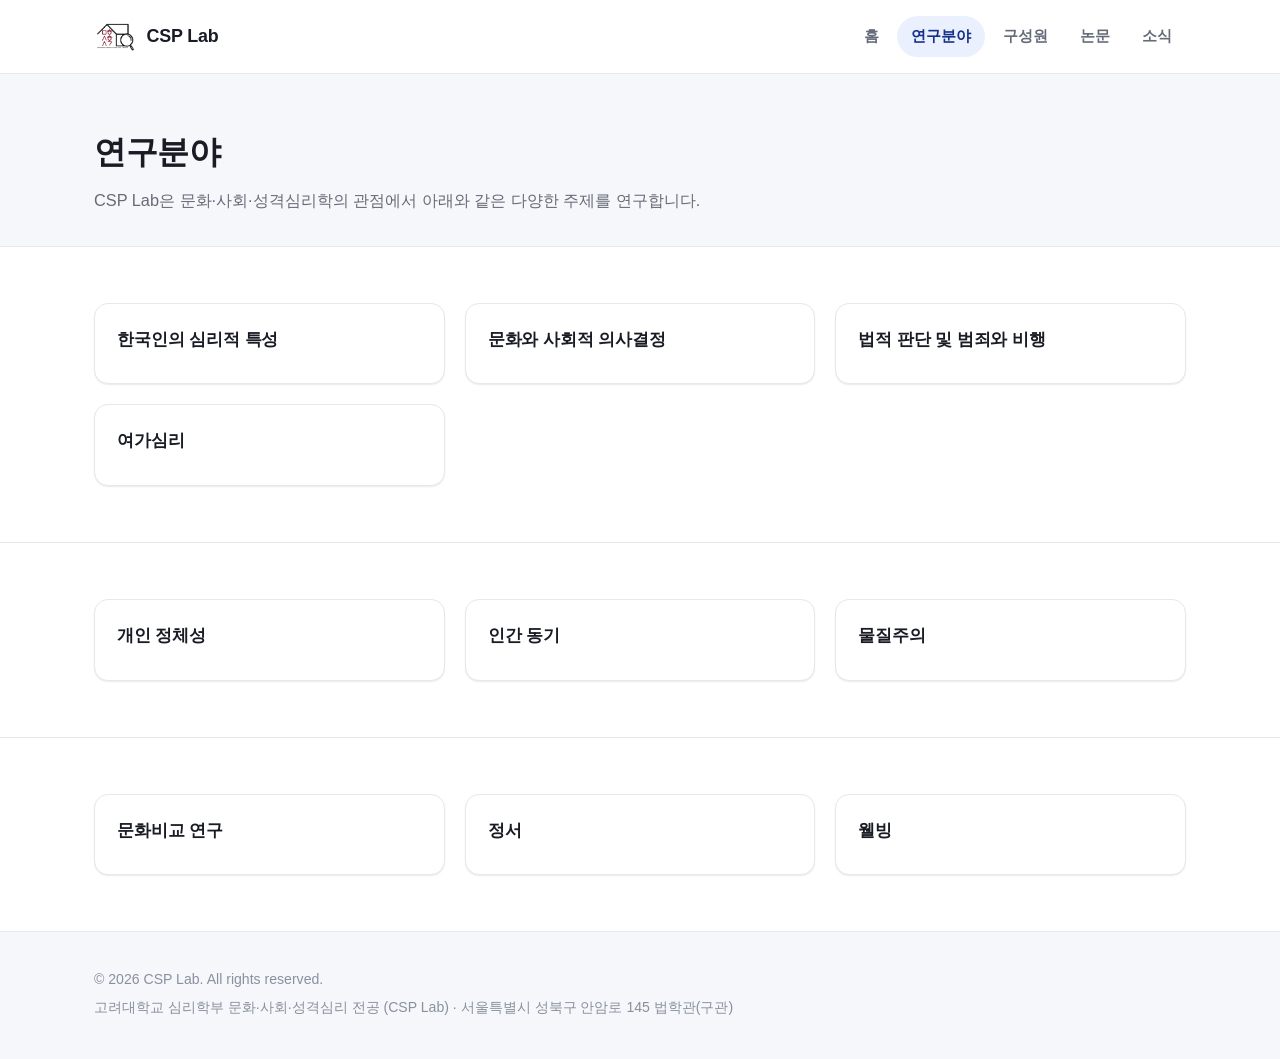
<file: research.html>
<!doctype html>
<html lang="ko">
<head>
  <meta charset="UTF-8" />
  <meta name="viewport" content="width=device-width, initial-scale=1.0" />
  <title>연구분야 · CSP Lab</title>
  <link rel="stylesheet" href="css/style.css" />
</head>
<body data-page="research">
  <header class="site-header" id="site-header"></header>

  <main>
    <div class="page-header">
      <div class="container">
        <h1>연구분야</h1>
        <p>CSP Lab은 문화·사회·성격심리학의 관점에서 아래와 같은 다양한 주제를 연구합니다.</p>
      </div>
    </div>

    <section>
      <div class="container">
        <div class="grid">
          <div class="card">
            <h3>한국인의 심리적 특성</h3>
          </div>
          <div class="card">
            <h3>문화와 사회적 의사결정</h3>
          </div>
          <div class="card">
            <h3>법적 판단 및 범죄와 비행</h3>
          </div>
          <div class="card">
            <h3>여가심리</h3>
          </div>
        </div>
      </div>
    </section>

    <section>
      <div class="container">
        <div class="grid">
          <div class="card">
            <h3>개인 정체성</h3>
          </div>
          <div class="card">
            <h3>인간 동기</h3>
          </div>
          <div class="card">
            <h3>물질주의</h3>
          </div>
        </div>
      </div>
    </section>

    <section>
      <div class="container">
        <div class="grid">
          <div class="card">
            <h3>문화비교 연구</h3>
          </div>
          <div class="card">
            <h3>정서</h3>
          </div>
          <div class="card">
            <h3>웰빙</h3>
          </div>
        </div>
      </div>
    </section>
  </main>

  <footer class="site-footer" id="site-footer"></footer>
  <script src="js/main.js"></script>
</body>
</html>
</file>
<file: css/style.css>
/* ==========================================================================
   CSP Lab website — base styles
   ========================================================================== */

:root {
  --color-bg: #ffffff;
  --color-bg-alt: #f6f7fa;
  --color-bg-raised: #ffffff;
  --color-text: #191c24;
  --color-text-muted: #656b78;
  --color-text-faint: #8990a0;
  --color-border: #e6e8ee;
  --color-primary: #14318c;
  --color-primary-dark: #0b2266;
  --color-primary-light: #eaf0fd;
  --color-accent: #b8862e;
  --max-width: 1140px;
  --radius-sm: 8px;
  --radius: 14px;
  --radius-lg: 20px;
  --shadow-sm: 0 1px 2px rgba(20, 30, 60, 0.05), 0 1px 1px rgba(20, 30, 60, 0.04);
  --shadow-md: 0 8px 24px rgba(20, 30, 60, 0.08), 0 2px 6px rgba(20, 30, 60, 0.05);
  --shadow-lg: 0 20px 50px rgba(20, 30, 60, 0.14), 0 6px 16px rgba(20, 30, 60, 0.07);
  --font-sans: -apple-system, BlinkMacSystemFont, "Apple SD Gothic Neo",
    "Pretendard Variable", Pretendard, "Segoe UI", "Noto Sans KR",
    "Malgun Gothic", Roboto, Helvetica, Arial, sans-serif;
}

@media (prefers-color-scheme: dark) {
  :root {
    --color-bg: #0e1116;
    --color-bg-alt: #161a21;
    --color-bg-raised: #181c24;
    --color-text: #eceef2;
    --color-text-muted: #a4abba;
    --color-text-faint: #6f7688;
    --color-border: #262b35;
    --color-primary: #7da2ff;
    --color-primary-dark: #a9c2ff;
    --color-primary-light: #17203a;
    --color-accent: #e0b566;
    --shadow-sm: 0 1px 2px rgba(0, 0, 0, 0.3);
    --shadow-md: 0 8px 24px rgba(0, 0, 0, 0.4);
    --shadow-lg: 0 20px 50px rgba(0, 0, 0, 0.55);
  }
}

* {
  box-sizing: border-box;
}

html {
  scroll-behavior: smooth;
}

body {
  margin: 0;
  font-family: var(--font-sans);
  color: var(--color-text);
  background: var(--color-bg);
  line-height: 1.65;
  -webkit-font-smoothing: antialiased;
}

img {
  max-width: 100%;
  display: block;
}

a {
  color: var(--color-primary);
  text-decoration: none;
  transition: color 0.15s ease;
}

a:hover {
  text-decoration: underline;
}

:focus-visible {
  outline: 2px solid var(--color-primary);
  outline-offset: 2px;
}

.container {
  max-width: var(--max-width);
  margin: 0 auto;
  padding: 0 24px;
}

/* Header / nav ------------------------------------------------------------ */

.site-header {
  border-bottom: 1px solid var(--color-border);
  background: color-mix(in srgb, var(--color-bg) 88%, transparent);
  backdrop-filter: blur(10px);
  -webkit-backdrop-filter: blur(10px);
  position: sticky;
  top: 0;
  z-index: 100;
}

.nav-bar {
  max-width: var(--max-width);
  margin: 0 auto;
  padding: 16px 24px;
  display: flex;
  align-items: center;
  justify-content: space-between;
}

.brand {
  display: flex;
  align-items: center;
  gap: 10px;
  font-weight: 800;
  font-size: 1.12rem;
  letter-spacing: -0.01em;
  color: var(--color-text);
}

.brand:hover {
  text-decoration: none;
  color: var(--color-primary);
}

.brand img {
  height: 30px;
  width: auto;
}

.nav-links {
  display: flex;
  align-items: center;
  gap: 4px;
  list-style: none;
  margin: 0;
  padding: 0;
}

.nav-links a {
  color: var(--color-text-muted);
  font-weight: 600;
  font-size: 0.94rem;
  padding: 8px 14px;
  border-radius: 999px;
  transition: color 0.15s ease, background 0.15s ease;
}

.nav-links a:hover {
  color: var(--color-text);
  background: var(--color-bg-alt);
  text-decoration: none;
}

.nav-links a.active {
  color: var(--color-primary);
  background: var(--color-primary-light);
  text-decoration: none;
}

.nav-toggle {
  display: none;
  background: none;
  border: 1px solid var(--color-border);
  border-radius: var(--radius-sm);
  padding: 8px 10px;
  cursor: pointer;
  color: var(--color-text);
}

@media (max-width: 720px) {
  .nav-toggle {
    display: block;
  }

  .nav-links {
    position: absolute;
    top: 100%;
    left: 0;
    right: 0;
    background: var(--color-bg);
    border-bottom: 1px solid var(--color-border);
    box-shadow: var(--shadow-md);
    flex-direction: column;
    align-items: stretch;
    gap: 0;
    padding: 8px;
    display: none;
  }

  .nav-links.open {
    display: flex;
  }

  .nav-links a {
    padding: 12px 16px;
    border-radius: var(--radius-sm);
  }
}

/* Hero ---------------------------------------------------------------- */

.hero {
  position: relative;
  background:
    radial-gradient(720px 360px at 85% -10%, color-mix(in srgb, var(--color-primary) 14%, transparent), transparent),
    linear-gradient(180deg, var(--color-primary-light), var(--color-bg) 85%);
  padding: 88px 0 68px;
  overflow: hidden;
}

.hero h1 {
  font-size: clamp(1.9rem, 3.4vw, 2.6rem);
  line-height: 1.25;
  letter-spacing: -0.01em;
  margin: 0 0 16px;
  max-width: 720px;
}

.hero p {
  max-width: 640px;
  color: var(--color-text-muted);
  font-size: 1.08rem;
}

.hero .tag {
  display: inline-block;
  font-size: 0.82rem;
  font-weight: 700;
  letter-spacing: 0.06em;
  text-transform: uppercase;
  color: var(--color-primary);
  background: var(--color-primary-light);
  padding: 6px 12px;
  border-radius: 999px;
  margin-bottom: 18px;
}

/* Page header (for non-home pages) ------------------------------------ */

.page-header {
  padding: 52px 0 32px;
  border-bottom: 1px solid var(--color-border);
  background: var(--color-bg-alt);
}

.page-header h1 {
  margin: 0 0 8px;
  font-size: clamp(1.6rem, 2.6vw, 2rem);
  letter-spacing: -0.01em;
}

.page-header p {
  color: var(--color-text-muted);
  margin: 0;
  font-size: 1.02rem;
}

/* Sections -------------------------------------------------------------- */

section {
  padding: 56px 0;
}

section + section {
  border-top: 1px solid var(--color-border);
}

.section-title {
  font-size: 1.4rem;
  letter-spacing: -0.01em;
  margin: 0 0 24px;
  padding-left: 14px;
  border-left: 4px solid var(--color-primary);
}

.section-lede {
  color: var(--color-text-muted);
  max-width: 720px;
  margin: -10px 0 24px;
}

/* Card grid -------------------------------------------------------------- */

.grid {
  display: grid;
  gap: 20px;
  grid-template-columns: repeat(auto-fill, minmax(300px, 1fr));
}

.card {
  border: 1px solid var(--color-border);
  border-radius: var(--radius);
  padding: 22px;
  background: var(--color-bg-raised);
  box-shadow: var(--shadow-sm);
  transition: box-shadow 0.2s ease, transform 0.2s ease, border-color 0.2s ease;
}

.grid .card:hover {
  box-shadow: var(--shadow-md);
  transform: translateY(-2px);
  border-color: color-mix(in srgb, var(--color-primary) 25%, var(--color-border));
}

.card h3 {
  margin: 0 0 8px;
  font-size: 1.05rem;
  letter-spacing: -0.005em;
}

.card p {
  margin: 0;
  color: var(--color-text-muted);
  font-size: 0.95rem;
}

/* People / member cards --------------------------------------------------- */

.member-card {
  text-align: center;
}

.member-photo {
  width: 132px;
  height: 132px;
  border-radius: 50%;
  object-fit: cover;
  margin: 0 auto 14px;
  background: var(--color-bg-alt);
  border: 3px solid var(--color-bg-alt);
  box-shadow: 0 0 0 1px var(--color-border);
}

.member-card h3 {
  margin: 0 0 2px;
  font-size: 1.08rem;
}

.member-role {
  display: inline-block;
  color: var(--color-primary);
  background: var(--color-primary-light);
  font-weight: 700;
  font-size: 0.78rem;
  padding: 3px 10px;
  border-radius: 999px;
  margin: 0 0 14px;
}

.member-info {
  margin: 0 0 8px;
  font-size: 0.87rem;
  line-height: 1.55;
  color: var(--color-text-muted);
  text-align: left;
}

.member-quote {
  margin: 16px 0 0;
  padding: 12px 14px;
  border-left: 3px solid var(--color-primary-light);
  background: var(--color-bg-alt);
  border-radius: 0 var(--radius-sm) var(--radius-sm) 0;
  font-size: 0.86rem;
  font-style: italic;
  line-height: 1.6;
  color: var(--color-text-muted);
  text-align: left;
}

.member-contact {
  margin: 0 0 4px;
  font-size: 0.85rem;
  color: var(--color-text-muted);
  text-align: left;
}

.group-title {
  margin: 8px 0 18px;
  font-size: 1.05rem;
  font-weight: 700;
  color: var(--color-text-muted);
}

.group-title:not(:first-of-type) {
  margin-top: 40px;
}

.grad-list summary {
  cursor: pointer;
  list-style: none;
}

.grad-list summary::-webkit-details-marker {
  display: none;
}

.grad-list summary h3 {
  display: flex;
  align-items: center;
  justify-content: space-between;
  gap: 8px;
  margin: 0;
}

.grad-list summary h3::after {
  content: "\25B8";
  color: var(--color-text-faint);
  font-size: 0.8rem;
  transition: transform 0.2s ease;
}

.grad-list[open] summary h3::after {
  transform: rotate(90deg);
}

.grad-count {
  font-weight: 400;
  font-size: 0.8rem;
  color: var(--color-text-faint);
}

.grad-names {
  margin: 14px 0 0;
  columns: 2;
  column-gap: 24px;
  font-size: 0.88rem;
  line-height: 1.9;
  color: var(--color-text-muted);
}

@media (max-width: 560px) {
  .grad-names {
    columns: 1;
  }
}

/* Publications ------------------------------------------------------------ */

.pub-year {
  display: inline-block;
  font-size: 1rem;
  font-weight: 800;
  letter-spacing: 0.02em;
  margin: 36px 0 16px;
  padding: 5px 14px;
  color: var(--color-primary);
  background: var(--color-primary-light);
  border-radius: 999px;
}

.pub-year:first-of-type {
  margin-top: 0;
}

.pub-list {
  list-style: none;
  margin: 0;
  padding: 0;
}

.pub-item {
  padding: 16px 4px;
  border-bottom: 1px solid var(--color-border);
  transition: background 0.15s ease;
}

.pub-item:hover {
  background: var(--color-bg-alt);
}

.pub-item:last-child {
  border-bottom: none;
}

.pub-title {
  font-weight: 600;
  line-height: 1.5;
  margin: 0 0 4px;
}

.pub-meta {
  color: var(--color-text-muted);
  font-size: 0.9rem;
  margin: 0;
}

.pub-links a {
  font-size: 0.85rem;
  margin-right: 12px;
}

/* News list ---------------------------------------------------------------- */

.news-list {
  list-style: none;
  margin: 0;
  padding: 0;
}

.news-item {
  display: flex;
  gap: 20px;
  padding: 16px 0;
  border-bottom: 1px solid var(--color-border);
}

.news-date {
  flex: 0 0 100px;
  color: var(--color-text-faint);
  font-size: 0.88rem;
  white-space: nowrap;
}

.news-body {
  flex: 1 1 auto;
  min-width: 0;
}

.news-body h3 {
  margin: 0 0 4px;
  font-size: 1rem;
}

.news-body p {
  margin: 0;
  color: var(--color-text-muted);
  font-size: 0.9rem;
}

/* Unified news + photo grid (news.html) ------------------------------------ */

.news-grid {
  display: grid;
  gap: 22px;
  grid-template-columns: repeat(auto-fill, minmax(270px, 1fr));
}

.news-card {
  display: flex;
  flex-direction: column;
  border: 1px solid var(--color-border);
  border-radius: var(--radius);
  overflow: hidden;
  background: var(--color-bg-raised);
  box-shadow: var(--shadow-sm);
  transition: box-shadow 0.2s ease, transform 0.2s ease;
}

.news-card:hover {
  box-shadow: var(--shadow-md);
  transform: translateY(-2px);
}

.news-photos {
  display: grid;
  grid-template-columns: repeat(auto-fit, minmax(90px, 1fr));
  gap: 2px;
  background: var(--color-border);
}

.news-card img {
  display: block;
  width: 100%;
  aspect-ratio: 4 / 3;
  object-fit: cover;
  cursor: zoom-in;
  transition: transform 0.3s ease;
}

.news-card img:hover {
  transform: scale(1.04);
}

.news-card-body {
  padding: 14px 16px 16px;
}

.news-card .news-date {
  color: var(--color-text-faint);
  font-size: 0.82rem;
  font-weight: 600;
  letter-spacing: 0.02em;
  margin-bottom: 4px;
}

.news-card h3 {
  margin: 0 0 4px;
  font-size: 1rem;
}

.news-card p {
  margin: 0;
  color: var(--color-text-muted);
  font-size: 0.9rem;
}

/* Contact / footer -------------------------------------------------------- */

.contact-grid {
  display: grid;
  gap: 36px;
  grid-template-columns: 1fr 1fr;
}

@media (max-width: 720px) {
  .contact-grid {
    grid-template-columns: 1fr;
  }
}

.map-embed {
  width: 100%;
  aspect-ratio: 16 / 10;
  border: 1px solid var(--color-border);
  border-radius: var(--radius);
  box-shadow: var(--shadow-sm);
}

/* Gallery ------------------------------------------------------------------ */

.gallery-grid {
  display: grid;
  gap: 16px;
  grid-template-columns: repeat(auto-fill, minmax(260px, 1fr));
}

.gallery-item {
  border: 1px solid var(--color-border);
  border-radius: var(--radius);
  overflow: hidden;
  background: var(--color-bg-raised);
  box-shadow: var(--shadow-sm);
  transition: box-shadow 0.2s ease, transform 0.2s ease;
}

.gallery-item:hover {
  box-shadow: var(--shadow-md);
  transform: translateY(-2px);
}

.gallery-item img {
  display: block;
  width: 100%;
  aspect-ratio: 4 / 3;
  object-fit: cover;
  cursor: zoom-in;
}

.gallery-caption {
  margin: 0;
  padding: 10px 12px;
  font-size: 0.85rem;
  color: var(--color-text-muted);
}

/* Lightbox ------------------------------------------------------------------ */

.lightbox-overlay {
  position: fixed;
  inset: 0;
  z-index: 1000;
  display: flex;
  align-items: center;
  justify-content: center;
  padding: min(40px, 5vh) 20px;
  background: rgba(8, 10, 16, 0.9);
  cursor: zoom-out;
}

.lightbox-overlay[hidden] {
  display: none;
}

.lightbox-overlay img {
  max-width: 100%;
  max-height: 100%;
  border-radius: var(--radius-sm);
  box-shadow: var(--shadow-lg);
}

.lightbox-close {
  position: fixed;
  top: max(16px, env(safe-area-inset-top, 0px));
  right: 16px;
  width: 40px;
  height: 40px;
  border: none;
  border-radius: 999px;
  background: rgba(255, 255, 255, 0.15);
  color: #fff;
  font-size: 1.4rem;
  line-height: 1;
  cursor: pointer;
  transition: background 0.15s ease;
}

.lightbox-close:hover {
  background: rgba(255, 255, 255, 0.28);
}

.site-footer {
  border-top: 1px solid var(--color-border);
  background: var(--color-bg-alt);
  padding: 36px 0;
  color: var(--color-text-faint);
  font-size: 0.88rem;
}

.site-footer p {
  margin: 0 0 4px;
}

.site-footer a {
  color: var(--color-text-muted);
}

/* Buttons ------------------------------------------------------------------ */

.btn {
  display: inline-block;
  padding: 12px 24px;
  border-radius: var(--radius-sm);
  background: var(--color-primary);
  color: #fff;
  font-weight: 700;
  font-size: 0.96rem;
  box-shadow: var(--shadow-sm);
  transition: background 0.15s ease, box-shadow 0.2s ease, transform 0.15s ease;
}

.btn:hover {
  background: var(--color-primary-dark);
  box-shadow: var(--shadow-md);
  transform: translateY(-1px);
  text-decoration: none;
}
</file>
